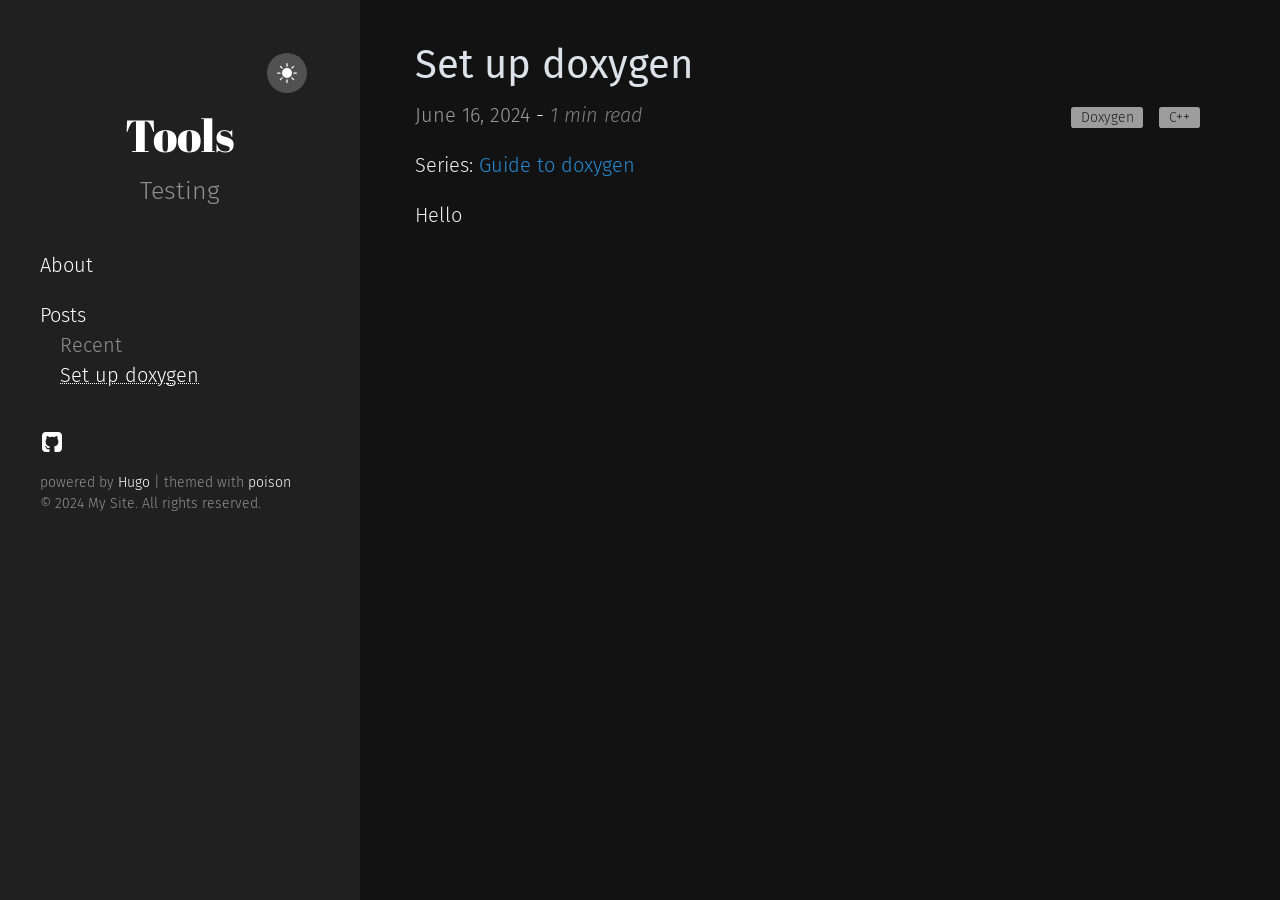
<file: index.html>
<!DOCTYPE html>
<html xmlns="http://www.w3.org/1999/xhtml" xml:lang="en-us" lang="en-us">
<head>
    










    







<script defer language="javascript" type="text/javascript" src="/js/bundle.min.cbcd24d8731b2aea4f1fef1db2519a78fa4d97baf0a2241b1d0b9759cb5d5acc.js"></script>





  



    
    <meta http-equiv="content-type" content="text/html; charset=utf-8">

    
    <meta name="viewport" content="width=device-width, initial-scale=1.0">

    
    <link rel="icon" href=/favicon.png>

    
    





  
  






<!-- Open Graph image and Twitter Card metadata -->

<title itemprop="name">Tools</title>
<meta property="og:title" content=Tools />
<meta name="twitter:title" content=Tools />
<meta itemprop="name" content=Tools />
<meta name="application-name" content=Tools />
<meta property="og:site_name" content="My Site" />


<meta name="description" content="Testing" />
<meta itemprop="description" content="Testing" />
<meta property="og:description" content="Testing" />
<meta name="twitter:description" content="Testing" />


<base href="/" />
<link rel="canonical" href="/" itemprop="url" />
<meta name="url" content="/" />
<meta name="twitter:url" content="/" />
<meta property="og:url" content="/" />


<meta property="og:updated_time" content="2024-06-16T00:34:40&#43;05:30" />


<link rel="sitemap" type="application/xml" title="Sitemap" href='/sitemap.xml' />
<link href="/index.xml" rel="alternate" type="application/rss+xml" title="My Site" />

<meta name="robots" content="index,follow" />
<meta name="googlebot" content="index,follow" />


<meta name="twitter:site" content="" />
<meta name="twitter:creator" content="" />
<meta property="fb:admins" content="" />


<meta name="apple-mobile-web-app-title" content="My Site" />
<meta name="apple-mobile-web-app-capable" content="yes" />
<meta name="apple-mobile-web-app-status-bar-style" content="black" />






<meta name="generator" content="Hugo 0.127.0">


    
    

<link type="text/css" rel="stylesheet" href="/css/bundle.min.94a339836f89f0d25f31980cb6b0631da21e20af128308747ce44e0525eb16ef.css">


    
    <style>
    body {
        --sidebar-bg-color: #202020;
        --sidebar-img-border-color: #515151;
        --sidebar-p-color: #909090;
        --sidebar-h1-color: #FFF;
        --sidebar-a-color: #FFF;
        --sidebar-socials-color: #FFF;
        --text-color: #222;
        --bkg-color: #FAF9F6;
        --post-title-color: #303030;
        --list-color: #5A5A5A;
        --link-color: #268BD2;
        --date-color: #515151;
        --table-border-color: #E5E5E5;
        --table-stripe-color: #F9F9F9;
        --code-color: #000;
        --code-background-color: #E5E5E5;
        --code-block-color: #FFF;
        --code-block-background-color: #272822;
        --moon-sun-color: #FFF;
        --moon-sun-background-color: #515151;
    }
    body.dark-theme {
        --text-color: #EEE;
        --bkg-color: #121212;
        --post-title-color: #DBE2E9;
        --list-color: #9D9D9D;
        --link-color: #268BD2;
        --date-color: #9A9A9A;
        --table-border-color: #515151;
        --table-stripe-color: #202020;
        --code-color: #FFF;
        --code-background-color: #515151;
        --code-block-color: #FFF;
        --code-block-background-color: #272822;
    }
    body {
        background-color: var(--bkg-color);
    }
</style>

</head>

    <body class="dark-theme">
        <div class="wrapper">
            <aside class="sidebar">
    <div class="container sidebar-sticky">
        <div class="light-dark" align="right">
    <button class="btn-light-dark" title="Toggle light/dark mode">
        <svg class="moon" xmlns="http://www.w3.org/2000/svg" width="1em" height="1em" viewBox="0 0 16 16">
            <path fill="currentColor" d="M6 .278a.768.768 0 0 1 .08.858a7.208 7.208 0 0 0-.878 3.46c0 4.021 3.278 7.277 7.318 7.277c.527 0 1.04-.055 1.533-.16a.787.787 0 0 1 .81.316a.733.733 0 0 1-.031.893A8.349 8.349 0 0 1 8.344 16C3.734 16 0 12.286 0 7.71C0 4.266 2.114 1.312 5.124.06A.752.752 0 0 1 6 .278z"/>
        </svg>
        <svg class="sun" xmlns="http://www.w3.org/2000/svg" width="1em" height="1em" viewBox="0 0 16 16">
            <path fill="currentColor" d="M8 12a4 4 0 1 0 0-8a4 4 0 0 0 0 8zM8 0a.5.5 0 0 1 .5.5v2a.5.5 0 0 1-1 0v-2A.5.5 0 0 1 8 0zm0 13a.5.5 0 0 1 .5.5v2a.5.5 0 0 1-1 0v-2A.5.5 0 0 1 8 13zm8-5a.5.5 0 0 1-.5.5h-2a.5.5 0 0 1 0-1h2a.5.5 0 0 1 .5.5zM3 8a.5.5 0 0 1-.5.5h-2a.5.5 0 0 1 0-1h2A.5.5 0 0 1 3 8zm10.657-5.657a.5.5 0 0 1 0 .707l-1.414 1.415a.5.5 0 1 1-.707-.708l1.414-1.414a.5.5 0 0 1 .707 0zm-9.193 9.193a.5.5 0 0 1 0 .707L3.05 13.657a.5.5 0 0 1-.707-.707l1.414-1.414a.5.5 0 0 1 .707 0zm9.193 2.121a.5.5 0 0 1-.707 0l-1.414-1.414a.5.5 0 0 1 .707-.707l1.414 1.414a.5.5 0 0 1 0 .707zM4.464 4.465a.5.5 0 0 1-.707 0L2.343 3.05a.5.5 0 1 1 .707-.707l1.414 1.414a.5.5 0 0 1 0 .708z"/>
        </svg>
    </button>
</div>

        <div class="sidebar-about">
    <h1 class="brand">
        
        
            <a href="/">
                <h1>Tools</h1>
            </a>
        
    </h1>
    <p class="lead">
    Testing
    </p>
</div>

        <nav>
    <ul class="sidebar-nav">

        
        
        
        
            

            
                
                
                    <li class="heading">
                        <a href="/about/">About</a>
                    </li>
                    
                
            
                
                
            
            
                
                
                        
                
            
                
                
                        
                
                        
                
                        
                
            
        
        
            

            
                
                
            
                
                
                    <li class="heading">
                        <a href="/posts/">Posts</a>
                    </li>
                    
                        <li class="sub-heading">
                            Recent
                        </li>
                        
                            <li class="bullet">
                                <a href="/posts/guide_to_doxygen_01/">Set up doxygen</a>
                            </li>
                        
                    
                
            
            
                
                
                        
                
            
                
                
                        
                
                        
                
                        
                
            
        
        
            

            
                
                
            
                
                
            
            
                
                
                        
                
            
                
                
                        
                
                        
                
                        
                
            
        

    </ul>
</nav>

        
    <a target="_blank" class="social" title="GitHub" href="https://github.com/debojitkumardas">
        <svg xmlns="http://www.w3.org/2000/svg" width="1.2em" height="1.2em" viewBox="-2 -2 24 24">
            <path fill="currentColor" d="M18.88 1.099C18.147.366 17.265 0 16.233 0H3.746C2.714 0 1.832.366 1.099 1.099C.366 1.832 0 2.714 0 3.746v12.487c0 1.032.366 1.914 1.099 2.647c.733.733 1.615 1.099 2.647 1.099H6.66c.19 0 .333-.007.429-.02a.504.504 0 0 0 .286-.169c.095-.1.143-.245.143-.435l-.007-.885c-.004-.564-.006-1.01-.006-1.34l-.3.052c-.19.035-.43.05-.721.046a5.555 5.555 0 0 1-.904-.091a2.026 2.026 0 0 1-.872-.39a1.651 1.651 0 0 1-.572-.8l-.13-.3a3.25 3.25 0 0 0-.41-.663c-.186-.243-.375-.407-.566-.494l-.09-.065a.956.956 0 0 1-.17-.156a.723.723 0 0 1-.117-.182c-.026-.061-.004-.111.065-.15c.07-.04.195-.059.378-.059l.26.04c.173.034.388.138.643.311a2.1 2.1 0 0 1 .631.677c.2.355.44.626.722.813c.282.186.566.28.852.28c.286 0 .533-.022.742-.065a2.59 2.59 0 0 0 .585-.196c.078-.58.29-1.028.637-1.34a8.907 8.907 0 0 1-1.333-.234a5.314 5.314 0 0 1-1.223-.507a3.5 3.5 0 0 1-1.047-.872c-.277-.347-.505-.802-.683-1.365c-.177-.564-.266-1.215-.266-1.952c0-1.049.342-1.942 1.027-2.68c-.32-.788-.29-1.673.091-2.652c.252-.079.625-.02 1.119.175c.494.195.856.362 1.086.5c.23.14.414.257.553.352a9.233 9.233 0 0 1 2.497-.338c.859 0 1.691.113 2.498.338l.494-.312a6.997 6.997 0 0 1 1.197-.572c.46-.174.81-.221 1.054-.143c.39.98.424 1.864.103 2.653c.685.737 1.028 1.63 1.028 2.68c0 .737-.089 1.39-.267 1.957c-.177.568-.407 1.023-.689 1.366a3.65 3.65 0 0 1-1.053.865c-.42.234-.828.403-1.223.507a8.9 8.9 0 0 1-1.333.235c.45.39.676 1.005.676 1.846v3.11c0 .147.021.266.065.357a.36.36 0 0 0 .208.189c.096.034.18.056.254.064c.074.01.18.013.318.013h2.914c1.032 0 1.914-.366 2.647-1.099c.732-.732 1.099-1.615 1.099-2.647V3.746c0-1.032-.367-1.914-1.1-2.647z"/>
        </svg>
    </a>

















        <p class="footnote">
powered by <a target="_blank" href="https://gohugo.io">Hugo</a> | themed with <a target="_blank" href="https://github.com/lukeorth/poison">poison</a>
    <br>
    &copy; 2024 My Site. All rights reserved.
</p>

  </div>
</aside>

            <main class="content container">
                <div class="posts">
    
    
    <article class="post">
        <div class="info">
  <h1 class="post-title">
    <a href="/posts/guide_to_doxygen_01/">Set up doxygen</a>
  </h1>

  <div class="headline">
    <div>
      
      <time datetime=" 2024-06-16T00:34:40&#43;0530" class="post-date">
        June 16, 2024
      </time>
      
      <span> - </span>
      <span class="reading-time">
        
          
        

        <span>1 min read</span>
      </span>
    </div>

    
    <ul class="tags">
      
      <li class="tag-Doxygen">
        <a href="/tags/doxygen">Doxygen</a>
      </li>
      
      <li class="tag-C&#43;&#43;">
        <a href="/tags/c&#43;&#43;">C&#43;&#43;</a>
      </li>
      
    </ul>
    
  </div>

  
  
  <p class="seriesname">
    Series: <a href="/series/guide-to-doxygen">Guide to doxygen</a>
  </p>
  

  
</div>

        
        Hello
        
        
    </article>
</div>



            </main>
            
        </div>
    </body>
</html>
</file>
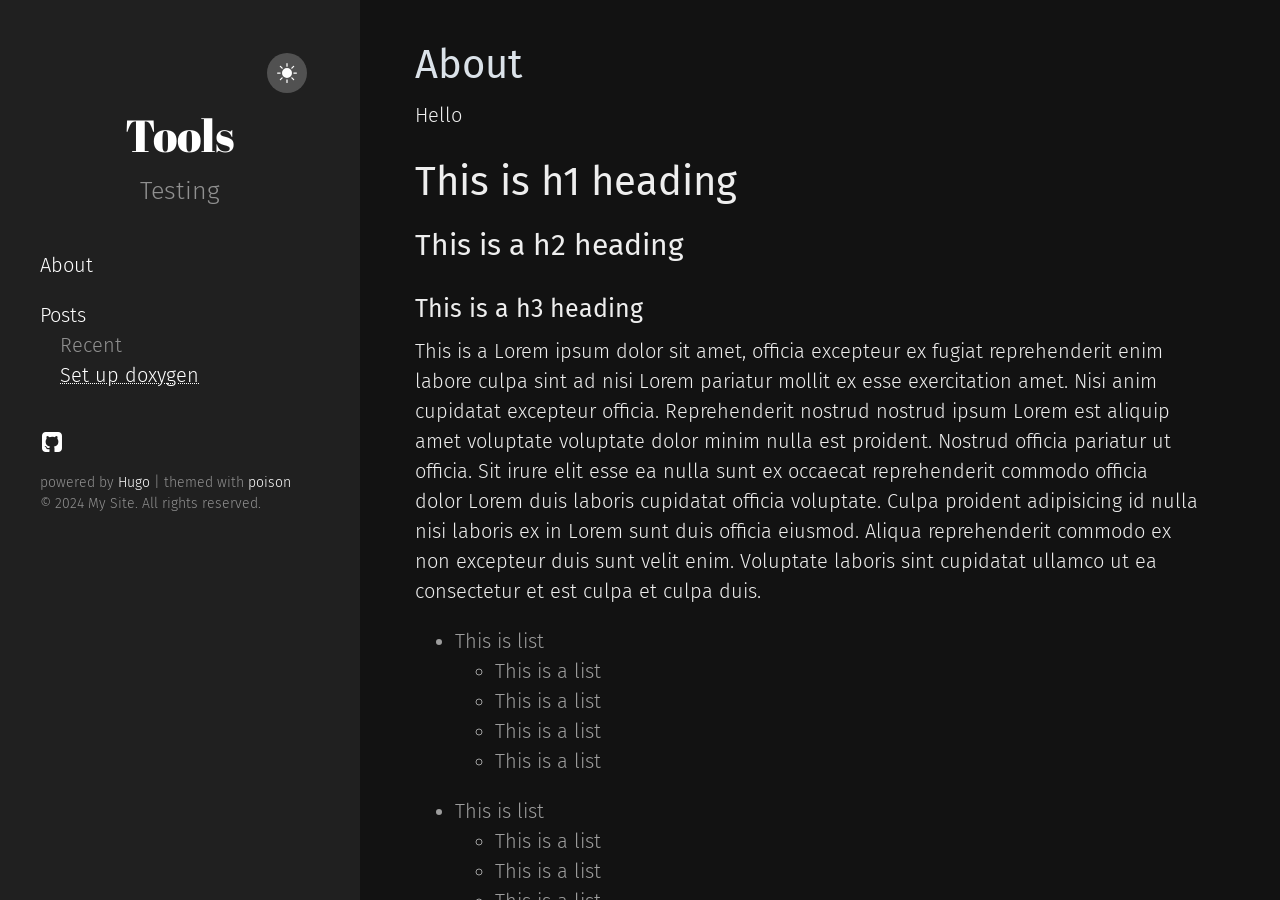
<file: about/index.html>
<!DOCTYPE html>
<html xmlns="http://www.w3.org/1999/xhtml" xml:lang="en-us" lang="en-us">
<head>
    










    







<script defer language="javascript" type="text/javascript" src="/js/bundle.min.cbcd24d8731b2aea4f1fef1db2519a78fa4d97baf0a2241b1d0b9759cb5d5acc.js"></script>





  



    
    <meta http-equiv="content-type" content="text/html; charset=utf-8">

    
    <meta name="viewport" content="width=device-width, initial-scale=1.0">

    
    <link rel="icon" href=/favicon.png>

    
    





  



  
  
  




<!-- Open Graph image and Twitter Card metadata -->

<title itemprop="name">Tools - About</title>
<meta property="og:title" content=Tools&#32;-&#32;About />
<meta name="twitter:title" content=Tools&#32;-&#32;About />
<meta itemprop="name" content=Tools&#32;-&#32;About />
<meta name="application-name" content=Tools&#32;-&#32;About />
<meta property="og:site_name" content="My Site" />


<meta name="description" content="" />
<meta itemprop="description" content="" />
<meta property="og:description" content="" />
<meta name="twitter:description" content="" />


<base href="/about/" />
<link rel="canonical" href="/about/" itemprop="url" />
<meta name="url" content="/about/" />
<meta name="twitter:url" content="/about/" />
<meta property="og:url" content="/about/" />


<meta property="og:updated_time" content="2024-06-16T00:34:31&#43;05:30" />


<link rel="sitemap" type="application/xml" title="Sitemap" href='/sitemap.xml' />
<link href="/about/index.xml" rel="alternate" type="application/rss+xml" title="My Site" />

<meta name="robots" content="index,follow" />
<meta name="googlebot" content="index,follow" />


<meta name="twitter:site" content="" />
<meta name="twitter:creator" content="" />
<meta property="fb:admins" content="" />


<meta name="apple-mobile-web-app-title" content="My Site" />
<meta name="apple-mobile-web-app-capable" content="yes" />
<meta name="apple-mobile-web-app-status-bar-style" content="black" />






<meta name="generator" content="Hugo 0.127.0">


    
    

<link type="text/css" rel="stylesheet" href="/css/bundle.min.94a339836f89f0d25f31980cb6b0631da21e20af128308747ce44e0525eb16ef.css">


    
    <style>
    body {
        --sidebar-bg-color: #202020;
        --sidebar-img-border-color: #515151;
        --sidebar-p-color: #909090;
        --sidebar-h1-color: #FFF;
        --sidebar-a-color: #FFF;
        --sidebar-socials-color: #FFF;
        --text-color: #222;
        --bkg-color: #FAF9F6;
        --post-title-color: #303030;
        --list-color: #5A5A5A;
        --link-color: #268BD2;
        --date-color: #515151;
        --table-border-color: #E5E5E5;
        --table-stripe-color: #F9F9F9;
        --code-color: #000;
        --code-background-color: #E5E5E5;
        --code-block-color: #FFF;
        --code-block-background-color: #272822;
        --moon-sun-color: #FFF;
        --moon-sun-background-color: #515151;
    }
    body.dark-theme {
        --text-color: #EEE;
        --bkg-color: #121212;
        --post-title-color: #DBE2E9;
        --list-color: #9D9D9D;
        --link-color: #268BD2;
        --date-color: #9A9A9A;
        --table-border-color: #515151;
        --table-stripe-color: #202020;
        --code-color: #FFF;
        --code-background-color: #515151;
        --code-block-color: #FFF;
        --code-block-background-color: #272822;
    }
    body {
        background-color: var(--bkg-color);
    }
</style>

</head>

    <body class="dark-theme">
        <div class="wrapper">
            <aside class="sidebar">
    <div class="container sidebar-sticky">
        <div class="light-dark" align="right">
    <button class="btn-light-dark" title="Toggle light/dark mode">
        <svg class="moon" xmlns="http://www.w3.org/2000/svg" width="1em" height="1em" viewBox="0 0 16 16">
            <path fill="currentColor" d="M6 .278a.768.768 0 0 1 .08.858a7.208 7.208 0 0 0-.878 3.46c0 4.021 3.278 7.277 7.318 7.277c.527 0 1.04-.055 1.533-.16a.787.787 0 0 1 .81.316a.733.733 0 0 1-.031.893A8.349 8.349 0 0 1 8.344 16C3.734 16 0 12.286 0 7.71C0 4.266 2.114 1.312 5.124.06A.752.752 0 0 1 6 .278z"/>
        </svg>
        <svg class="sun" xmlns="http://www.w3.org/2000/svg" width="1em" height="1em" viewBox="0 0 16 16">
            <path fill="currentColor" d="M8 12a4 4 0 1 0 0-8a4 4 0 0 0 0 8zM8 0a.5.5 0 0 1 .5.5v2a.5.5 0 0 1-1 0v-2A.5.5 0 0 1 8 0zm0 13a.5.5 0 0 1 .5.5v2a.5.5 0 0 1-1 0v-2A.5.5 0 0 1 8 13zm8-5a.5.5 0 0 1-.5.5h-2a.5.5 0 0 1 0-1h2a.5.5 0 0 1 .5.5zM3 8a.5.5 0 0 1-.5.5h-2a.5.5 0 0 1 0-1h2A.5.5 0 0 1 3 8zm10.657-5.657a.5.5 0 0 1 0 .707l-1.414 1.415a.5.5 0 1 1-.707-.708l1.414-1.414a.5.5 0 0 1 .707 0zm-9.193 9.193a.5.5 0 0 1 0 .707L3.05 13.657a.5.5 0 0 1-.707-.707l1.414-1.414a.5.5 0 0 1 .707 0zm9.193 2.121a.5.5 0 0 1-.707 0l-1.414-1.414a.5.5 0 0 1 .707-.707l1.414 1.414a.5.5 0 0 1 0 .707zM4.464 4.465a.5.5 0 0 1-.707 0L2.343 3.05a.5.5 0 1 1 .707-.707l1.414 1.414a.5.5 0 0 1 0 .708z"/>
        </svg>
    </button>
</div>

        <div class="sidebar-about">
    <h1 class="brand">
        
        
            <a href="/">
                <h1>Tools</h1>
            </a>
        
    </h1>
    <p class="lead">
    Testing
    </p>
</div>

        <nav>
    <ul class="sidebar-nav">

        
        
        
        
            

            
                
                
                    <li class="heading">
                        <a href="/about/">About</a>
                    </li>
                    
                
            
                
                
            
            
                
                
                        
                
            
                
                
                        
                
                        
                
                        
                
            
        
        
            

            
                
                
            
                
                
                    <li class="heading">
                        <a href="/posts/">Posts</a>
                    </li>
                    
                        <li class="sub-heading">
                            Recent
                        </li>
                        
                            <li class="bullet">
                                <a href="/posts/guide_to_doxygen_01/">Set up doxygen</a>
                            </li>
                        
                    
                
            
            
                
                
                        
                
            
                
                
                        
                
                        
                
                        
                
            
        
        
            

            
                
                
            
                
                
            
            
                
                
                        
                
            
                
                
                        
                
                        
                
                        
                
            
        

    </ul>
</nav>

        
    <a target="_blank" class="social" title="GitHub" href="https://github.com/debojitkumardas">
        <svg xmlns="http://www.w3.org/2000/svg" width="1.2em" height="1.2em" viewBox="-2 -2 24 24">
            <path fill="currentColor" d="M18.88 1.099C18.147.366 17.265 0 16.233 0H3.746C2.714 0 1.832.366 1.099 1.099C.366 1.832 0 2.714 0 3.746v12.487c0 1.032.366 1.914 1.099 2.647c.733.733 1.615 1.099 2.647 1.099H6.66c.19 0 .333-.007.429-.02a.504.504 0 0 0 .286-.169c.095-.1.143-.245.143-.435l-.007-.885c-.004-.564-.006-1.01-.006-1.34l-.3.052c-.19.035-.43.05-.721.046a5.555 5.555 0 0 1-.904-.091a2.026 2.026 0 0 1-.872-.39a1.651 1.651 0 0 1-.572-.8l-.13-.3a3.25 3.25 0 0 0-.41-.663c-.186-.243-.375-.407-.566-.494l-.09-.065a.956.956 0 0 1-.17-.156a.723.723 0 0 1-.117-.182c-.026-.061-.004-.111.065-.15c.07-.04.195-.059.378-.059l.26.04c.173.034.388.138.643.311a2.1 2.1 0 0 1 .631.677c.2.355.44.626.722.813c.282.186.566.28.852.28c.286 0 .533-.022.742-.065a2.59 2.59 0 0 0 .585-.196c.078-.58.29-1.028.637-1.34a8.907 8.907 0 0 1-1.333-.234a5.314 5.314 0 0 1-1.223-.507a3.5 3.5 0 0 1-1.047-.872c-.277-.347-.505-.802-.683-1.365c-.177-.564-.266-1.215-.266-1.952c0-1.049.342-1.942 1.027-2.68c-.32-.788-.29-1.673.091-2.652c.252-.079.625-.02 1.119.175c.494.195.856.362 1.086.5c.23.14.414.257.553.352a9.233 9.233 0 0 1 2.497-.338c.859 0 1.691.113 2.498.338l.494-.312a6.997 6.997 0 0 1 1.197-.572c.46-.174.81-.221 1.054-.143c.39.98.424 1.864.103 2.653c.685.737 1.028 1.63 1.028 2.68c0 .737-.089 1.39-.267 1.957c-.177.568-.407 1.023-.689 1.366a3.65 3.65 0 0 1-1.053.865c-.42.234-.828.403-1.223.507a8.9 8.9 0 0 1-1.333.235c.45.39.676 1.005.676 1.846v3.11c0 .147.021.266.065.357a.36.36 0 0 0 .208.189c.096.034.18.056.254.064c.074.01.18.013.318.013h2.914c1.032 0 1.914-.366 2.647-1.099c.732-.732 1.099-1.615 1.099-2.647V3.746c0-1.032-.367-1.914-1.1-2.647z"/>
        </svg>
    </a>

















        <p class="footnote">
powered by <a target="_blank" href="https://gohugo.io">Hugo</a> | themed with <a target="_blank" href="https://github.com/lukeorth/poison">poison</a>
    <br>
    &copy; 2024 My Site. All rights reserved.
</p>

  </div>
</aside>

            <main class="content container">
                
<div class="post">
    
        
            
                <h1 class="post-title">About</h1>
                <p>Hello</p>
<h1 id="this-is-h1-heading">This is h1 heading</h1>
<h2 id="this-is-a-h2-heading">This is a h2 heading</h2>
<h3 id="this-is-a-h3-heading">This is a h3 heading</h3>
<p>This is a Lorem ipsum dolor sit amet, officia excepteur ex fugiat reprehenderit enim labore culpa sint ad nisi Lorem pariatur mollit ex esse exercitation amet. Nisi anim cupidatat excepteur officia. Reprehenderit nostrud nostrud ipsum Lorem est aliquip amet voluptate voluptate dolor minim nulla est proident. Nostrud officia pariatur ut officia. Sit irure elit esse ea nulla sunt ex occaecat reprehenderit commodo officia dolor Lorem duis laboris cupidatat officia voluptate. Culpa proident adipisicing id nulla nisi laboris ex in Lorem sunt duis officia eiusmod. Aliqua reprehenderit commodo ex non excepteur duis sunt velit enim. Voluptate laboris sint cupidatat ullamco ut ea consectetur et est culpa et culpa duis.</p>
<ul>
<li>This is list
<ul>
<li>This is a list</li>
<li>This is a list</li>
<li>This is a list</li>
<li>This is a list</li>
</ul>
</li>
<li>This is list
<ul>
<li>This is a list</li>
<li>This is a list</li>
<li>This is a list</li>
<li>This is a list</li>
</ul>
</li>
<li>This is list</li>
<li>This is list
<ul>
<li>This is a list</li>
<li>This is a list</li>
<li>This is a list</li>
<li>This is a list</li>
</ul>
</li>
<li>This is list</li>
</ul>

            
        
    
    
</div>

            </main>
            
        </div>
    </body>
</html>
</file>
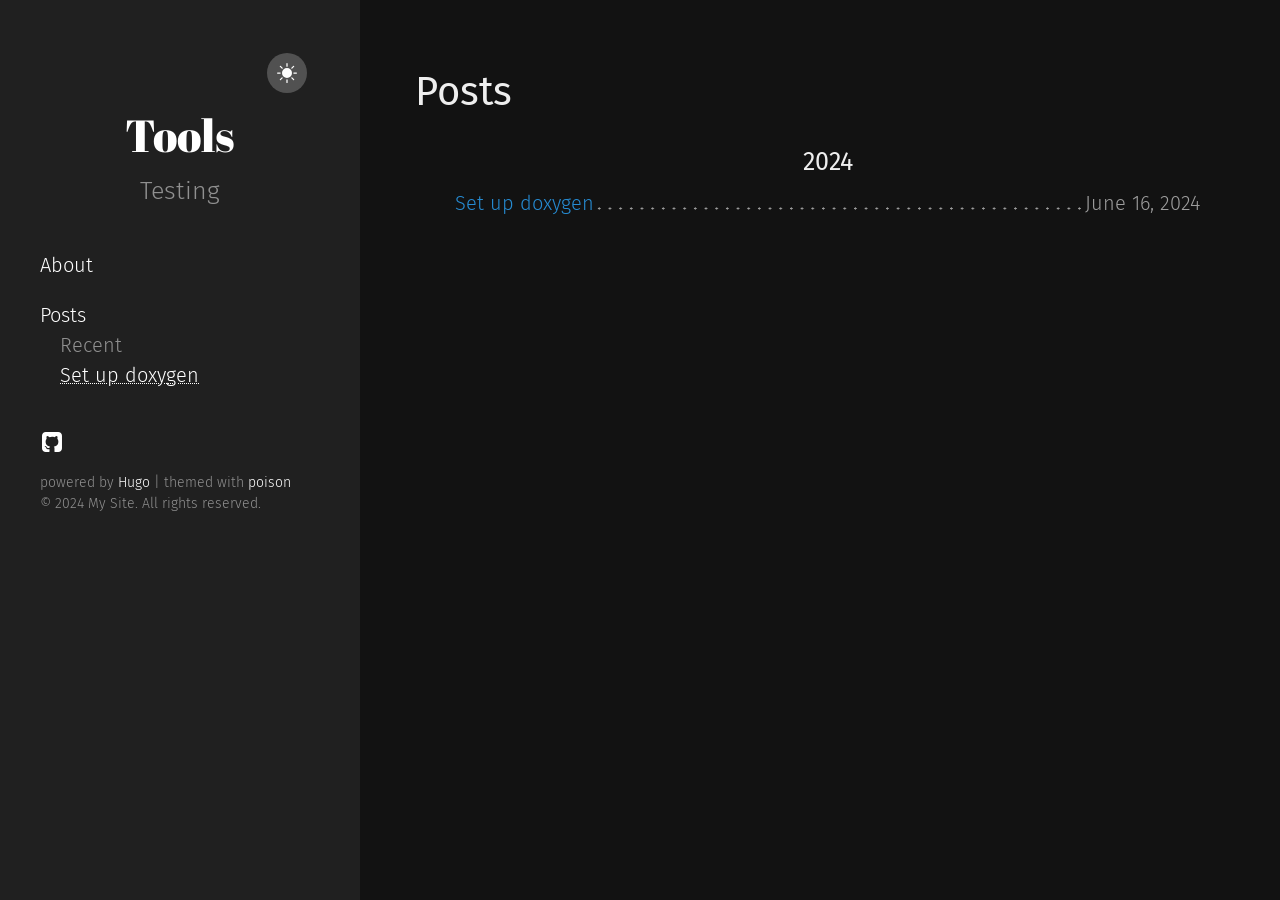
<file: posts/index.html>
<!DOCTYPE html>
<html xmlns="http://www.w3.org/1999/xhtml" xml:lang="en-us" lang="en-us">
<head>
    










    







<script defer language="javascript" type="text/javascript" src="/js/bundle.min.cbcd24d8731b2aea4f1fef1db2519a78fa4d97baf0a2241b1d0b9759cb5d5acc.js"></script>





  



    
    <meta http-equiv="content-type" content="text/html; charset=utf-8">

    
    <meta name="viewport" content="width=device-width, initial-scale=1.0">

    
    <link rel="icon" href=/favicon.png>

    
    





  



  
  
  




<!-- Open Graph image and Twitter Card metadata -->

<title itemprop="name">Tools - Posts</title>
<meta property="og:title" content=Tools&#32;-&#32;Posts />
<meta name="twitter:title" content=Tools&#32;-&#32;Posts />
<meta itemprop="name" content=Tools&#32;-&#32;Posts />
<meta name="application-name" content=Tools&#32;-&#32;Posts />
<meta property="og:site_name" content="My Site" />


<meta name="description" content="" />
<meta itemprop="description" content="" />
<meta property="og:description" content="" />
<meta name="twitter:description" content="" />


<base href="/posts/" />
<link rel="canonical" href="/posts/" itemprop="url" />
<meta name="url" content="/posts/" />
<meta name="twitter:url" content="/posts/" />
<meta property="og:url" content="/posts/" />


<meta property="og:updated_time" content="2024-06-16T00:34:40&#43;05:30" />


<link rel="sitemap" type="application/xml" title="Sitemap" href='/sitemap.xml' />
<link href="/posts/index.xml" rel="alternate" type="application/rss+xml" title="My Site" />

<meta name="robots" content="index,follow" />
<meta name="googlebot" content="index,follow" />


<meta name="twitter:site" content="" />
<meta name="twitter:creator" content="" />
<meta property="fb:admins" content="" />


<meta name="apple-mobile-web-app-title" content="My Site" />
<meta name="apple-mobile-web-app-capable" content="yes" />
<meta name="apple-mobile-web-app-status-bar-style" content="black" />







  <link rel="first" href="/posts/" />
  <link rel="last" href="/posts/" />
  
  


<meta property="og:type" content="article" />
<meta property="article:publisher" content="" />
<meta property="og:article:published_time" content="2024-06-16T00:34:40&#43;05:30" />
<meta property="article:published_time" content="2024-06-16T00:34:40&#43;05:30" />








<meta name="generator" content="Hugo 0.127.0">


    
    

<link type="text/css" rel="stylesheet" href="/css/bundle.min.94a339836f89f0d25f31980cb6b0631da21e20af128308747ce44e0525eb16ef.css">


    
    <style>
    body {
        --sidebar-bg-color: #202020;
        --sidebar-img-border-color: #515151;
        --sidebar-p-color: #909090;
        --sidebar-h1-color: #FFF;
        --sidebar-a-color: #FFF;
        --sidebar-socials-color: #FFF;
        --text-color: #222;
        --bkg-color: #FAF9F6;
        --post-title-color: #303030;
        --list-color: #5A5A5A;
        --link-color: #268BD2;
        --date-color: #515151;
        --table-border-color: #E5E5E5;
        --table-stripe-color: #F9F9F9;
        --code-color: #000;
        --code-background-color: #E5E5E5;
        --code-block-color: #FFF;
        --code-block-background-color: #272822;
        --moon-sun-color: #FFF;
        --moon-sun-background-color: #515151;
    }
    body.dark-theme {
        --text-color: #EEE;
        --bkg-color: #121212;
        --post-title-color: #DBE2E9;
        --list-color: #9D9D9D;
        --link-color: #268BD2;
        --date-color: #9A9A9A;
        --table-border-color: #515151;
        --table-stripe-color: #202020;
        --code-color: #FFF;
        --code-background-color: #515151;
        --code-block-color: #FFF;
        --code-block-background-color: #272822;
    }
    body {
        background-color: var(--bkg-color);
    }
</style>

</head>

    <body class="dark-theme">
        <div class="wrapper">
            <aside class="sidebar">
    <div class="container sidebar-sticky">
        <div class="light-dark" align="right">
    <button class="btn-light-dark" title="Toggle light/dark mode">
        <svg class="moon" xmlns="http://www.w3.org/2000/svg" width="1em" height="1em" viewBox="0 0 16 16">
            <path fill="currentColor" d="M6 .278a.768.768 0 0 1 .08.858a7.208 7.208 0 0 0-.878 3.46c0 4.021 3.278 7.277 7.318 7.277c.527 0 1.04-.055 1.533-.16a.787.787 0 0 1 .81.316a.733.733 0 0 1-.031.893A8.349 8.349 0 0 1 8.344 16C3.734 16 0 12.286 0 7.71C0 4.266 2.114 1.312 5.124.06A.752.752 0 0 1 6 .278z"/>
        </svg>
        <svg class="sun" xmlns="http://www.w3.org/2000/svg" width="1em" height="1em" viewBox="0 0 16 16">
            <path fill="currentColor" d="M8 12a4 4 0 1 0 0-8a4 4 0 0 0 0 8zM8 0a.5.5 0 0 1 .5.5v2a.5.5 0 0 1-1 0v-2A.5.5 0 0 1 8 0zm0 13a.5.5 0 0 1 .5.5v2a.5.5 0 0 1-1 0v-2A.5.5 0 0 1 8 13zm8-5a.5.5 0 0 1-.5.5h-2a.5.5 0 0 1 0-1h2a.5.5 0 0 1 .5.5zM3 8a.5.5 0 0 1-.5.5h-2a.5.5 0 0 1 0-1h2A.5.5 0 0 1 3 8zm10.657-5.657a.5.5 0 0 1 0 .707l-1.414 1.415a.5.5 0 1 1-.707-.708l1.414-1.414a.5.5 0 0 1 .707 0zm-9.193 9.193a.5.5 0 0 1 0 .707L3.05 13.657a.5.5 0 0 1-.707-.707l1.414-1.414a.5.5 0 0 1 .707 0zm9.193 2.121a.5.5 0 0 1-.707 0l-1.414-1.414a.5.5 0 0 1 .707-.707l1.414 1.414a.5.5 0 0 1 0 .707zM4.464 4.465a.5.5 0 0 1-.707 0L2.343 3.05a.5.5 0 1 1 .707-.707l1.414 1.414a.5.5 0 0 1 0 .708z"/>
        </svg>
    </button>
</div>

        <div class="sidebar-about">
    <h1 class="brand">
        
        
            <a href="/">
                <h1>Tools</h1>
            </a>
        
    </h1>
    <p class="lead">
    Testing
    </p>
</div>

        <nav>
    <ul class="sidebar-nav">

        
        
        
        
            

            
                
                
                    <li class="heading">
                        <a href="/about/">About</a>
                    </li>
                    
                
            
                
                
            
            
                
                
                        
                
            
                
                
                        
                
                        
                
                        
                
            
        
        
            

            
                
                
            
                
                
                    <li class="heading">
                        <a href="/posts/">Posts</a>
                    </li>
                    
                        <li class="sub-heading">
                            Recent
                        </li>
                        
                            <li class="bullet">
                                <a href="/posts/guide_to_doxygen_01/">Set up doxygen</a>
                            </li>
                        
                    
                
            
            
                
                
                        
                
            
                
                
                        
                
                        
                
                        
                
            
        
        
            

            
                
                
            
                
                
            
            
                
                
                        
                
            
                
                
                        
                
                        
                
                        
                
            
        

    </ul>
</nav>

        
    <a target="_blank" class="social" title="GitHub" href="https://github.com/debojitkumardas">
        <svg xmlns="http://www.w3.org/2000/svg" width="1.2em" height="1.2em" viewBox="-2 -2 24 24">
            <path fill="currentColor" d="M18.88 1.099C18.147.366 17.265 0 16.233 0H3.746C2.714 0 1.832.366 1.099 1.099C.366 1.832 0 2.714 0 3.746v12.487c0 1.032.366 1.914 1.099 2.647c.733.733 1.615 1.099 2.647 1.099H6.66c.19 0 .333-.007.429-.02a.504.504 0 0 0 .286-.169c.095-.1.143-.245.143-.435l-.007-.885c-.004-.564-.006-1.01-.006-1.34l-.3.052c-.19.035-.43.05-.721.046a5.555 5.555 0 0 1-.904-.091a2.026 2.026 0 0 1-.872-.39a1.651 1.651 0 0 1-.572-.8l-.13-.3a3.25 3.25 0 0 0-.41-.663c-.186-.243-.375-.407-.566-.494l-.09-.065a.956.956 0 0 1-.17-.156a.723.723 0 0 1-.117-.182c-.026-.061-.004-.111.065-.15c.07-.04.195-.059.378-.059l.26.04c.173.034.388.138.643.311a2.1 2.1 0 0 1 .631.677c.2.355.44.626.722.813c.282.186.566.28.852.28c.286 0 .533-.022.742-.065a2.59 2.59 0 0 0 .585-.196c.078-.58.29-1.028.637-1.34a8.907 8.907 0 0 1-1.333-.234a5.314 5.314 0 0 1-1.223-.507a3.5 3.5 0 0 1-1.047-.872c-.277-.347-.505-.802-.683-1.365c-.177-.564-.266-1.215-.266-1.952c0-1.049.342-1.942 1.027-2.68c-.32-.788-.29-1.673.091-2.652c.252-.079.625-.02 1.119.175c.494.195.856.362 1.086.5c.23.14.414.257.553.352a9.233 9.233 0 0 1 2.497-.338c.859 0 1.691.113 2.498.338l.494-.312a6.997 6.997 0 0 1 1.197-.572c.46-.174.81-.221 1.054-.143c.39.98.424 1.864.103 2.653c.685.737 1.028 1.63 1.028 2.68c0 .737-.089 1.39-.267 1.957c-.177.568-.407 1.023-.689 1.366a3.65 3.65 0 0 1-1.053.865c-.42.234-.828.403-1.223.507a8.9 8.9 0 0 1-1.333.235c.45.39.676 1.005.676 1.846v3.11c0 .147.021.266.065.357a.36.36 0 0 0 .208.189c.096.034.18.056.254.064c.074.01.18.013.318.013h2.914c1.032 0 1.914-.366 2.647-1.099c.732-.732 1.099-1.615 1.099-2.647V3.746c0-1.032-.367-1.914-1.1-2.647z"/>
        </svg>
    </a>

















        <p class="footnote">
powered by <a target="_blank" href="https://gohugo.io">Hugo</a> | themed with <a target="_blank" href="https://github.com/lukeorth/poison">poison</a>
    <br>
    &copy; 2024 My Site. All rights reserved.
</p>

  </div>
</aside>

            <main class="content container">
                <h1 class="title">Posts</h1>
<ul class="entries">
    
        <h3 style="text-align: center;">2024</h3>
        
            <li>
                <span class="title">
                    <a href="/posts/guide_to_doxygen_01/">Set up doxygen</a>
                </span>
                <span class="published">
                    <time class="pull-right post-list">June 16, 2024</time>
                </span>
            </li>
        
    
</ul>

            </main>
            
        </div>
    </body>
</html>
</file>
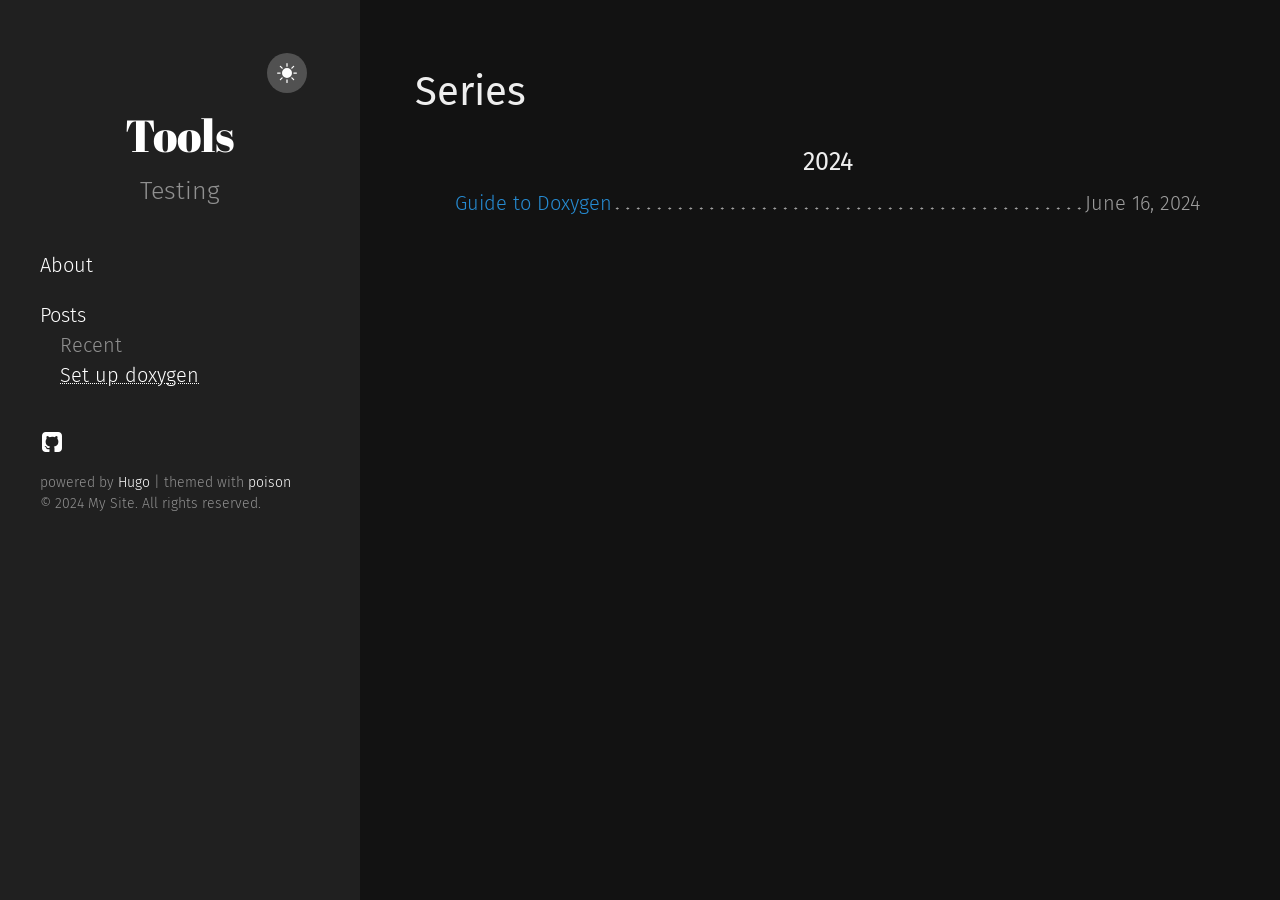
<file: series/index.html>
<!DOCTYPE html>
<html xmlns="http://www.w3.org/1999/xhtml" xml:lang="en-us" lang="en-us">
<head>
    










    







<script defer language="javascript" type="text/javascript" src="/js/bundle.min.cbcd24d8731b2aea4f1fef1db2519a78fa4d97baf0a2241b1d0b9759cb5d5acc.js"></script>





  



    
    <meta http-equiv="content-type" content="text/html; charset=utf-8">

    
    <meta name="viewport" content="width=device-width, initial-scale=1.0">

    
    <link rel="icon" href=/favicon.png>

    
    





  






<!-- Open Graph image and Twitter Card metadata -->

<title itemprop="name">My Site</title>
<meta property="og:title" content=My&#32;Site />
<meta name="twitter:title" content=My&#32;Site />
<meta itemprop="name" content=My&#32;Site />
<meta name="application-name" content=My&#32;Site />
<meta property="og:site_name" content="My Site" />


<meta name="description" content="" />
<meta itemprop="description" content="" />
<meta property="og:description" content="" />
<meta name="twitter:description" content="" />


<base href="/series/" />
<link rel="canonical" href="/series/" itemprop="url" />
<meta name="url" content="/series/" />
<meta name="twitter:url" content="/series/" />
<meta property="og:url" content="/series/" />


<meta property="og:updated_time" content="2024-06-16T00:34:40&#43;05:30" />


<link rel="sitemap" type="application/xml" title="Sitemap" href='/sitemap.xml' />
<link href="/series/index.xml" rel="alternate" type="application/rss+xml" title="My Site" />

<meta name="robots" content="index,follow" />
<meta name="googlebot" content="index,follow" />


<meta name="twitter:site" content="" />
<meta name="twitter:creator" content="" />
<meta property="fb:admins" content="" />


<meta name="apple-mobile-web-app-title" content="My Site" />
<meta name="apple-mobile-web-app-capable" content="yes" />
<meta name="apple-mobile-web-app-status-bar-style" content="black" />






<meta name="generator" content="Hugo 0.127.0">


    
    

<link type="text/css" rel="stylesheet" href="/css/bundle.min.94a339836f89f0d25f31980cb6b0631da21e20af128308747ce44e0525eb16ef.css">


    
    <style>
    body {
        --sidebar-bg-color: #202020;
        --sidebar-img-border-color: #515151;
        --sidebar-p-color: #909090;
        --sidebar-h1-color: #FFF;
        --sidebar-a-color: #FFF;
        --sidebar-socials-color: #FFF;
        --text-color: #222;
        --bkg-color: #FAF9F6;
        --post-title-color: #303030;
        --list-color: #5A5A5A;
        --link-color: #268BD2;
        --date-color: #515151;
        --table-border-color: #E5E5E5;
        --table-stripe-color: #F9F9F9;
        --code-color: #000;
        --code-background-color: #E5E5E5;
        --code-block-color: #FFF;
        --code-block-background-color: #272822;
        --moon-sun-color: #FFF;
        --moon-sun-background-color: #515151;
    }
    body.dark-theme {
        --text-color: #EEE;
        --bkg-color: #121212;
        --post-title-color: #DBE2E9;
        --list-color: #9D9D9D;
        --link-color: #268BD2;
        --date-color: #9A9A9A;
        --table-border-color: #515151;
        --table-stripe-color: #202020;
        --code-color: #FFF;
        --code-background-color: #515151;
        --code-block-color: #FFF;
        --code-block-background-color: #272822;
    }
    body {
        background-color: var(--bkg-color);
    }
</style>

</head>

    <body class="dark-theme">
        <div class="wrapper">
            <aside class="sidebar">
    <div class="container sidebar-sticky">
        <div class="light-dark" align="right">
    <button class="btn-light-dark" title="Toggle light/dark mode">
        <svg class="moon" xmlns="http://www.w3.org/2000/svg" width="1em" height="1em" viewBox="0 0 16 16">
            <path fill="currentColor" d="M6 .278a.768.768 0 0 1 .08.858a7.208 7.208 0 0 0-.878 3.46c0 4.021 3.278 7.277 7.318 7.277c.527 0 1.04-.055 1.533-.16a.787.787 0 0 1 .81.316a.733.733 0 0 1-.031.893A8.349 8.349 0 0 1 8.344 16C3.734 16 0 12.286 0 7.71C0 4.266 2.114 1.312 5.124.06A.752.752 0 0 1 6 .278z"/>
        </svg>
        <svg class="sun" xmlns="http://www.w3.org/2000/svg" width="1em" height="1em" viewBox="0 0 16 16">
            <path fill="currentColor" d="M8 12a4 4 0 1 0 0-8a4 4 0 0 0 0 8zM8 0a.5.5 0 0 1 .5.5v2a.5.5 0 0 1-1 0v-2A.5.5 0 0 1 8 0zm0 13a.5.5 0 0 1 .5.5v2a.5.5 0 0 1-1 0v-2A.5.5 0 0 1 8 13zm8-5a.5.5 0 0 1-.5.5h-2a.5.5 0 0 1 0-1h2a.5.5 0 0 1 .5.5zM3 8a.5.5 0 0 1-.5.5h-2a.5.5 0 0 1 0-1h2A.5.5 0 0 1 3 8zm10.657-5.657a.5.5 0 0 1 0 .707l-1.414 1.415a.5.5 0 1 1-.707-.708l1.414-1.414a.5.5 0 0 1 .707 0zm-9.193 9.193a.5.5 0 0 1 0 .707L3.05 13.657a.5.5 0 0 1-.707-.707l1.414-1.414a.5.5 0 0 1 .707 0zm9.193 2.121a.5.5 0 0 1-.707 0l-1.414-1.414a.5.5 0 0 1 .707-.707l1.414 1.414a.5.5 0 0 1 0 .707zM4.464 4.465a.5.5 0 0 1-.707 0L2.343 3.05a.5.5 0 1 1 .707-.707l1.414 1.414a.5.5 0 0 1 0 .708z"/>
        </svg>
    </button>
</div>

        <div class="sidebar-about">
    <h1 class="brand">
        
        
            <a href="/">
                <h1>Tools</h1>
            </a>
        
    </h1>
    <p class="lead">
    Testing
    </p>
</div>

        <nav>
    <ul class="sidebar-nav">

        
        
        
        
            

            
                
                
                    <li class="heading">
                        <a href="/about/">About</a>
                    </li>
                    
                
            
                
                
            
            
                
                
                        
                
            
                
                
                        
                
                        
                
                        
                
            
        
        
            

            
                
                
            
                
                
                    <li class="heading">
                        <a href="/posts/">Posts</a>
                    </li>
                    
                        <li class="sub-heading">
                            Recent
                        </li>
                        
                            <li class="bullet">
                                <a href="/posts/guide_to_doxygen_01/">Set up doxygen</a>
                            </li>
                        
                    
                
            
            
                
                
                        
                
            
                
                
                        
                
                        
                
                        
                
            
        
        
            

            
                
                
            
                
                
            
            
                
                
                        
                
            
                
                
                        
                
                        
                
                        
                
            
        

    </ul>
</nav>

        
    <a target="_blank" class="social" title="GitHub" href="https://github.com/debojitkumardas">
        <svg xmlns="http://www.w3.org/2000/svg" width="1.2em" height="1.2em" viewBox="-2 -2 24 24">
            <path fill="currentColor" d="M18.88 1.099C18.147.366 17.265 0 16.233 0H3.746C2.714 0 1.832.366 1.099 1.099C.366 1.832 0 2.714 0 3.746v12.487c0 1.032.366 1.914 1.099 2.647c.733.733 1.615 1.099 2.647 1.099H6.66c.19 0 .333-.007.429-.02a.504.504 0 0 0 .286-.169c.095-.1.143-.245.143-.435l-.007-.885c-.004-.564-.006-1.01-.006-1.34l-.3.052c-.19.035-.43.05-.721.046a5.555 5.555 0 0 1-.904-.091a2.026 2.026 0 0 1-.872-.39a1.651 1.651 0 0 1-.572-.8l-.13-.3a3.25 3.25 0 0 0-.41-.663c-.186-.243-.375-.407-.566-.494l-.09-.065a.956.956 0 0 1-.17-.156a.723.723 0 0 1-.117-.182c-.026-.061-.004-.111.065-.15c.07-.04.195-.059.378-.059l.26.04c.173.034.388.138.643.311a2.1 2.1 0 0 1 .631.677c.2.355.44.626.722.813c.282.186.566.28.852.28c.286 0 .533-.022.742-.065a2.59 2.59 0 0 0 .585-.196c.078-.58.29-1.028.637-1.34a8.907 8.907 0 0 1-1.333-.234a5.314 5.314 0 0 1-1.223-.507a3.5 3.5 0 0 1-1.047-.872c-.277-.347-.505-.802-.683-1.365c-.177-.564-.266-1.215-.266-1.952c0-1.049.342-1.942 1.027-2.68c-.32-.788-.29-1.673.091-2.652c.252-.079.625-.02 1.119.175c.494.195.856.362 1.086.5c.23.14.414.257.553.352a9.233 9.233 0 0 1 2.497-.338c.859 0 1.691.113 2.498.338l.494-.312a6.997 6.997 0 0 1 1.197-.572c.46-.174.81-.221 1.054-.143c.39.98.424 1.864.103 2.653c.685.737 1.028 1.63 1.028 2.68c0 .737-.089 1.39-.267 1.957c-.177.568-.407 1.023-.689 1.366a3.65 3.65 0 0 1-1.053.865c-.42.234-.828.403-1.223.507a8.9 8.9 0 0 1-1.333.235c.45.39.676 1.005.676 1.846v3.11c0 .147.021.266.065.357a.36.36 0 0 0 .208.189c.096.034.18.056.254.064c.074.01.18.013.318.013h2.914c1.032 0 1.914-.366 2.647-1.099c.732-.732 1.099-1.615 1.099-2.647V3.746c0-1.032-.367-1.914-1.1-2.647z"/>
        </svg>
    </a>

















        <p class="footnote">
powered by <a target="_blank" href="https://gohugo.io">Hugo</a> | themed with <a target="_blank" href="https://github.com/lukeorth/poison">poison</a>
    <br>
    &copy; 2024 My Site. All rights reserved.
</p>

  </div>
</aside>

            <main class="content container">
                <h1 class="title">Series</h1>
<ul class="entries">
    
        <h3 style="text-align: center;">2024</h3>
        
            <li>
                <span class="title">
                    <a href="/series/guide-to-doxygen/">Guide to Doxygen</a>
                </span>
                <span class="published">
                    <time class="pull-right post-list">June 16, 2024</time>
                </span>
            </li>
        
    
</ul>

            </main>
            
        </div>
    </body>
</html>
</file>
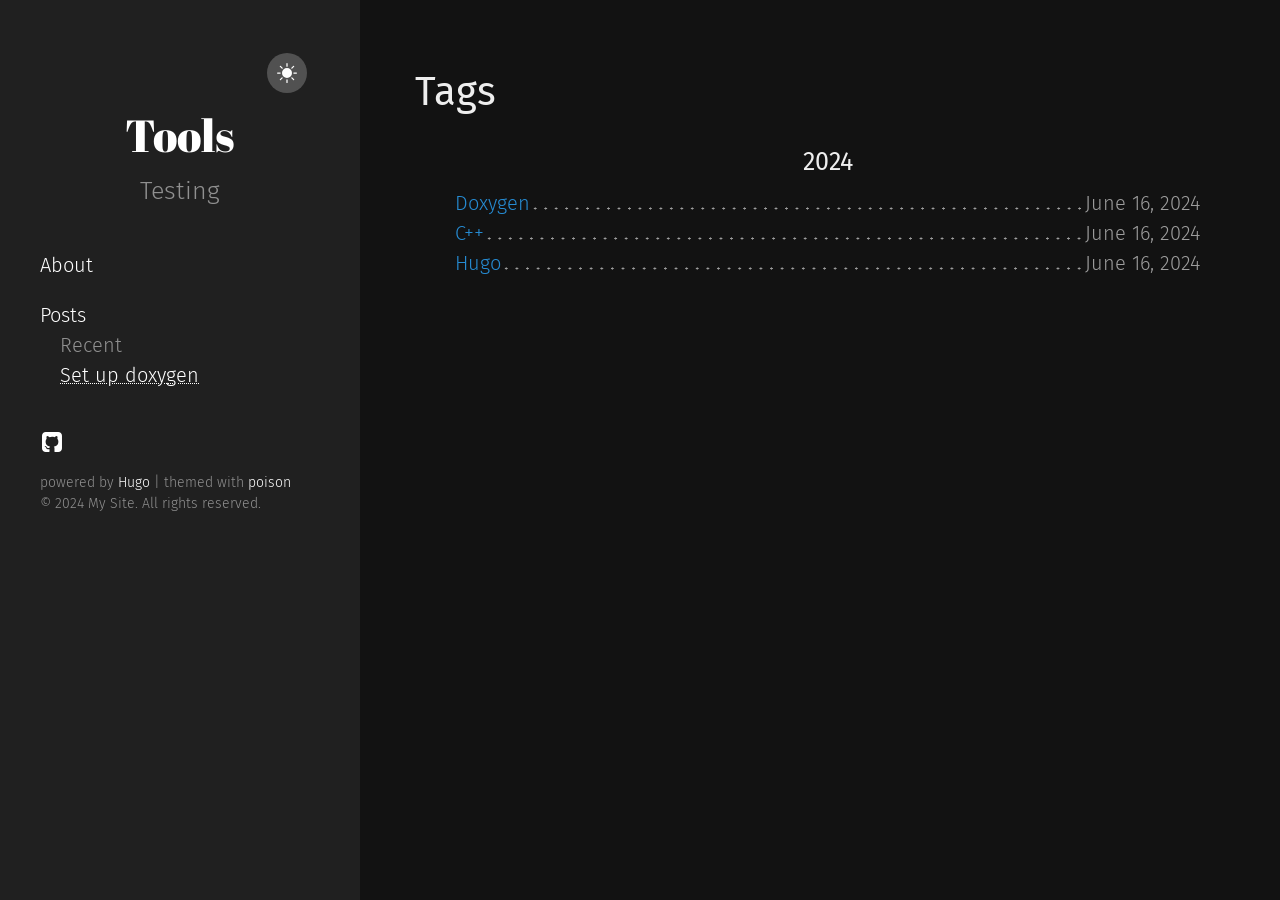
<file: tags/index.html>
<!DOCTYPE html>
<html xmlns="http://www.w3.org/1999/xhtml" xml:lang="en-us" lang="en-us">
<head>
    










    







<script defer language="javascript" type="text/javascript" src="/js/bundle.min.cbcd24d8731b2aea4f1fef1db2519a78fa4d97baf0a2241b1d0b9759cb5d5acc.js"></script>





  



    
    <meta http-equiv="content-type" content="text/html; charset=utf-8">

    
    <meta name="viewport" content="width=device-width, initial-scale=1.0">

    
    <link rel="icon" href=/favicon.png>

    
    





  






<!-- Open Graph image and Twitter Card metadata -->

<title itemprop="name">My Site</title>
<meta property="og:title" content=My&#32;Site />
<meta name="twitter:title" content=My&#32;Site />
<meta itemprop="name" content=My&#32;Site />
<meta name="application-name" content=My&#32;Site />
<meta property="og:site_name" content="My Site" />


<meta name="description" content="" />
<meta itemprop="description" content="" />
<meta property="og:description" content="" />
<meta name="twitter:description" content="" />


<base href="/tags/" />
<link rel="canonical" href="/tags/" itemprop="url" />
<meta name="url" content="/tags/" />
<meta name="twitter:url" content="/tags/" />
<meta property="og:url" content="/tags/" />


<meta property="og:updated_time" content="2024-06-16T00:34:40&#43;05:30" />


<link rel="sitemap" type="application/xml" title="Sitemap" href='/sitemap.xml' />
<link href="/tags/index.xml" rel="alternate" type="application/rss+xml" title="My Site" />

<meta name="robots" content="index,follow" />
<meta name="googlebot" content="index,follow" />


<meta name="twitter:site" content="" />
<meta name="twitter:creator" content="" />
<meta property="fb:admins" content="" />


<meta name="apple-mobile-web-app-title" content="My Site" />
<meta name="apple-mobile-web-app-capable" content="yes" />
<meta name="apple-mobile-web-app-status-bar-style" content="black" />






<meta name="generator" content="Hugo 0.127.0">


    
    

<link type="text/css" rel="stylesheet" href="/css/bundle.min.94a339836f89f0d25f31980cb6b0631da21e20af128308747ce44e0525eb16ef.css">


    
    <style>
    body {
        --sidebar-bg-color: #202020;
        --sidebar-img-border-color: #515151;
        --sidebar-p-color: #909090;
        --sidebar-h1-color: #FFF;
        --sidebar-a-color: #FFF;
        --sidebar-socials-color: #FFF;
        --text-color: #222;
        --bkg-color: #FAF9F6;
        --post-title-color: #303030;
        --list-color: #5A5A5A;
        --link-color: #268BD2;
        --date-color: #515151;
        --table-border-color: #E5E5E5;
        --table-stripe-color: #F9F9F9;
        --code-color: #000;
        --code-background-color: #E5E5E5;
        --code-block-color: #FFF;
        --code-block-background-color: #272822;
        --moon-sun-color: #FFF;
        --moon-sun-background-color: #515151;
    }
    body.dark-theme {
        --text-color: #EEE;
        --bkg-color: #121212;
        --post-title-color: #DBE2E9;
        --list-color: #9D9D9D;
        --link-color: #268BD2;
        --date-color: #9A9A9A;
        --table-border-color: #515151;
        --table-stripe-color: #202020;
        --code-color: #FFF;
        --code-background-color: #515151;
        --code-block-color: #FFF;
        --code-block-background-color: #272822;
    }
    body {
        background-color: var(--bkg-color);
    }
</style>

</head>

    <body class="dark-theme">
        <div class="wrapper">
            <aside class="sidebar">
    <div class="container sidebar-sticky">
        <div class="light-dark" align="right">
    <button class="btn-light-dark" title="Toggle light/dark mode">
        <svg class="moon" xmlns="http://www.w3.org/2000/svg" width="1em" height="1em" viewBox="0 0 16 16">
            <path fill="currentColor" d="M6 .278a.768.768 0 0 1 .08.858a7.208 7.208 0 0 0-.878 3.46c0 4.021 3.278 7.277 7.318 7.277c.527 0 1.04-.055 1.533-.16a.787.787 0 0 1 .81.316a.733.733 0 0 1-.031.893A8.349 8.349 0 0 1 8.344 16C3.734 16 0 12.286 0 7.71C0 4.266 2.114 1.312 5.124.06A.752.752 0 0 1 6 .278z"/>
        </svg>
        <svg class="sun" xmlns="http://www.w3.org/2000/svg" width="1em" height="1em" viewBox="0 0 16 16">
            <path fill="currentColor" d="M8 12a4 4 0 1 0 0-8a4 4 0 0 0 0 8zM8 0a.5.5 0 0 1 .5.5v2a.5.5 0 0 1-1 0v-2A.5.5 0 0 1 8 0zm0 13a.5.5 0 0 1 .5.5v2a.5.5 0 0 1-1 0v-2A.5.5 0 0 1 8 13zm8-5a.5.5 0 0 1-.5.5h-2a.5.5 0 0 1 0-1h2a.5.5 0 0 1 .5.5zM3 8a.5.5 0 0 1-.5.5h-2a.5.5 0 0 1 0-1h2A.5.5 0 0 1 3 8zm10.657-5.657a.5.5 0 0 1 0 .707l-1.414 1.415a.5.5 0 1 1-.707-.708l1.414-1.414a.5.5 0 0 1 .707 0zm-9.193 9.193a.5.5 0 0 1 0 .707L3.05 13.657a.5.5 0 0 1-.707-.707l1.414-1.414a.5.5 0 0 1 .707 0zm9.193 2.121a.5.5 0 0 1-.707 0l-1.414-1.414a.5.5 0 0 1 .707-.707l1.414 1.414a.5.5 0 0 1 0 .707zM4.464 4.465a.5.5 0 0 1-.707 0L2.343 3.05a.5.5 0 1 1 .707-.707l1.414 1.414a.5.5 0 0 1 0 .708z"/>
        </svg>
    </button>
</div>

        <div class="sidebar-about">
    <h1 class="brand">
        
        
            <a href="/">
                <h1>Tools</h1>
            </a>
        
    </h1>
    <p class="lead">
    Testing
    </p>
</div>

        <nav>
    <ul class="sidebar-nav">

        
        
        
        
            

            
                
                
                    <li class="heading">
                        <a href="/about/">About</a>
                    </li>
                    
                
            
                
                
            
            
                
                
                        
                
            
                
                
                        
                
                        
                
                        
                
            
        
        
            

            
                
                
            
                
                
                    <li class="heading">
                        <a href="/posts/">Posts</a>
                    </li>
                    
                        <li class="sub-heading">
                            Recent
                        </li>
                        
                            <li class="bullet">
                                <a href="/posts/guide_to_doxygen_01/">Set up doxygen</a>
                            </li>
                        
                    
                
            
            
                
                
                        
                
            
                
                
                        
                
                        
                
                        
                
            
        
        
            

            
                
                
            
                
                
            
            
                
                
                        
                
            
                
                
                        
                
                        
                
                        
                
            
        

    </ul>
</nav>

        
    <a target="_blank" class="social" title="GitHub" href="https://github.com/debojitkumardas">
        <svg xmlns="http://www.w3.org/2000/svg" width="1.2em" height="1.2em" viewBox="-2 -2 24 24">
            <path fill="currentColor" d="M18.88 1.099C18.147.366 17.265 0 16.233 0H3.746C2.714 0 1.832.366 1.099 1.099C.366 1.832 0 2.714 0 3.746v12.487c0 1.032.366 1.914 1.099 2.647c.733.733 1.615 1.099 2.647 1.099H6.66c.19 0 .333-.007.429-.02a.504.504 0 0 0 .286-.169c.095-.1.143-.245.143-.435l-.007-.885c-.004-.564-.006-1.01-.006-1.34l-.3.052c-.19.035-.43.05-.721.046a5.555 5.555 0 0 1-.904-.091a2.026 2.026 0 0 1-.872-.39a1.651 1.651 0 0 1-.572-.8l-.13-.3a3.25 3.25 0 0 0-.41-.663c-.186-.243-.375-.407-.566-.494l-.09-.065a.956.956 0 0 1-.17-.156a.723.723 0 0 1-.117-.182c-.026-.061-.004-.111.065-.15c.07-.04.195-.059.378-.059l.26.04c.173.034.388.138.643.311a2.1 2.1 0 0 1 .631.677c.2.355.44.626.722.813c.282.186.566.28.852.28c.286 0 .533-.022.742-.065a2.59 2.59 0 0 0 .585-.196c.078-.58.29-1.028.637-1.34a8.907 8.907 0 0 1-1.333-.234a5.314 5.314 0 0 1-1.223-.507a3.5 3.5 0 0 1-1.047-.872c-.277-.347-.505-.802-.683-1.365c-.177-.564-.266-1.215-.266-1.952c0-1.049.342-1.942 1.027-2.68c-.32-.788-.29-1.673.091-2.652c.252-.079.625-.02 1.119.175c.494.195.856.362 1.086.5c.23.14.414.257.553.352a9.233 9.233 0 0 1 2.497-.338c.859 0 1.691.113 2.498.338l.494-.312a6.997 6.997 0 0 1 1.197-.572c.46-.174.81-.221 1.054-.143c.39.98.424 1.864.103 2.653c.685.737 1.028 1.63 1.028 2.68c0 .737-.089 1.39-.267 1.957c-.177.568-.407 1.023-.689 1.366a3.65 3.65 0 0 1-1.053.865c-.42.234-.828.403-1.223.507a8.9 8.9 0 0 1-1.333.235c.45.39.676 1.005.676 1.846v3.11c0 .147.021.266.065.357a.36.36 0 0 0 .208.189c.096.034.18.056.254.064c.074.01.18.013.318.013h2.914c1.032 0 1.914-.366 2.647-1.099c.732-.732 1.099-1.615 1.099-2.647V3.746c0-1.032-.367-1.914-1.1-2.647z"/>
        </svg>
    </a>

















        <p class="footnote">
powered by <a target="_blank" href="https://gohugo.io">Hugo</a> | themed with <a target="_blank" href="https://github.com/lukeorth/poison">poison</a>
    <br>
    &copy; 2024 My Site. All rights reserved.
</p>

  </div>
</aside>

            <main class="content container">
                <h1 class="title">Tags</h1>
<ul class="entries">
    
        <h3 style="text-align: center;">2024</h3>
        
            <li>
                <span class="title">
                    <a href="/tags/doxygen/">Doxygen</a>
                </span>
                <span class="published">
                    <time class="pull-right post-list">June 16, 2024</time>
                </span>
            </li>
        
            <li>
                <span class="title">
                    <a href="/tags/c&#43;&#43;/">C&#43;&#43;</a>
                </span>
                <span class="published">
                    <time class="pull-right post-list">June 16, 2024</time>
                </span>
            </li>
        
            <li>
                <span class="title">
                    <a href="/tags/hugo/">Hugo</a>
                </span>
                <span class="published">
                    <time class="pull-right post-list">June 16, 2024</time>
                </span>
            </li>
        
    
</ul>

            </main>
            
        </div>
    </body>
</html>
</file>
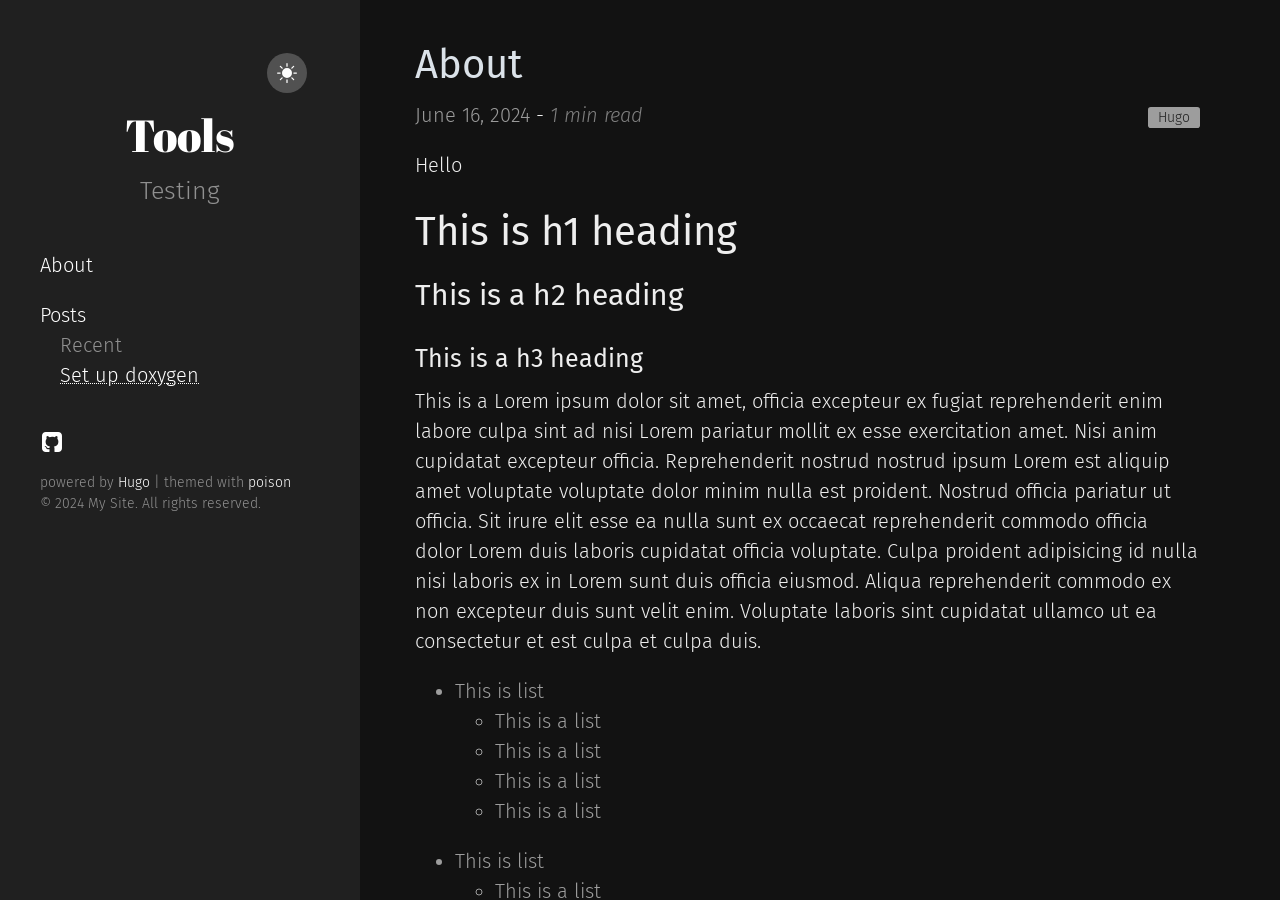
<file: about/about/index.html>
<!DOCTYPE html>
<html xmlns="http://www.w3.org/1999/xhtml" xml:lang="en-us" lang="en-us">
<head>
    










    







<script defer language="javascript" type="text/javascript" src="/js/bundle.min.cbcd24d8731b2aea4f1fef1db2519a78fa4d97baf0a2241b1d0b9759cb5d5acc.js"></script>





  



    
    <meta http-equiv="content-type" content="text/html; charset=utf-8">

    
    <meta name="viewport" content="width=device-width, initial-scale=1.0">

    
    <link rel="icon" href=/favicon.png>

    
    





  





  
  
  


<!-- Open Graph image and Twitter Card metadata -->

<title itemprop="name">Tools - About</title>
<meta property="og:title" content=Tools&#32;-&#32;About />
<meta name="twitter:title" content=Tools&#32;-&#32;About />
<meta itemprop="name" content=Tools&#32;-&#32;About />
<meta name="application-name" content=Tools&#32;-&#32;About />
<meta property="og:site_name" content="My Site" />


<meta name="description" content="" />
<meta itemprop="description" content="" />
<meta property="og:description" content="" />
<meta name="twitter:description" content="" />


<base href="/about/about/" />
<link rel="canonical" href="/about/about/" itemprop="url" />
<meta name="url" content="/about/about/" />
<meta name="twitter:url" content="/about/about/" />
<meta property="og:url" content="/about/about/" />


<meta property="og:updated_time" content="2024-06-16T00:34:31&#43;05:30" />


<link rel="sitemap" type="application/xml" title="Sitemap" href='/sitemap.xml' />

<meta name="robots" content="index,follow" />
<meta name="googlebot" content="index,follow" />


<meta name="twitter:site" content="" />
<meta name="twitter:creator" content="" />
<meta property="fb:admins" content="" />


<meta name="apple-mobile-web-app-title" content="My Site" />
<meta name="apple-mobile-web-app-capable" content="yes" />
<meta name="apple-mobile-web-app-status-bar-style" content="black" />






<meta name="generator" content="Hugo 0.127.0">


    
    

<link type="text/css" rel="stylesheet" href="/css/bundle.min.94a339836f89f0d25f31980cb6b0631da21e20af128308747ce44e0525eb16ef.css">


    
    <style>
    body {
        --sidebar-bg-color: #202020;
        --sidebar-img-border-color: #515151;
        --sidebar-p-color: #909090;
        --sidebar-h1-color: #FFF;
        --sidebar-a-color: #FFF;
        --sidebar-socials-color: #FFF;
        --text-color: #222;
        --bkg-color: #FAF9F6;
        --post-title-color: #303030;
        --list-color: #5A5A5A;
        --link-color: #268BD2;
        --date-color: #515151;
        --table-border-color: #E5E5E5;
        --table-stripe-color: #F9F9F9;
        --code-color: #000;
        --code-background-color: #E5E5E5;
        --code-block-color: #FFF;
        --code-block-background-color: #272822;
        --moon-sun-color: #FFF;
        --moon-sun-background-color: #515151;
    }
    body.dark-theme {
        --text-color: #EEE;
        --bkg-color: #121212;
        --post-title-color: #DBE2E9;
        --list-color: #9D9D9D;
        --link-color: #268BD2;
        --date-color: #9A9A9A;
        --table-border-color: #515151;
        --table-stripe-color: #202020;
        --code-color: #FFF;
        --code-background-color: #515151;
        --code-block-color: #FFF;
        --code-block-background-color: #272822;
    }
    body {
        background-color: var(--bkg-color);
    }
</style>

</head>

    <body class="dark-theme">
        <div class="wrapper">
            <aside class="sidebar">
    <div class="container sidebar-sticky">
        <div class="light-dark" align="right">
    <button class="btn-light-dark" title="Toggle light/dark mode">
        <svg class="moon" xmlns="http://www.w3.org/2000/svg" width="1em" height="1em" viewBox="0 0 16 16">
            <path fill="currentColor" d="M6 .278a.768.768 0 0 1 .08.858a7.208 7.208 0 0 0-.878 3.46c0 4.021 3.278 7.277 7.318 7.277c.527 0 1.04-.055 1.533-.16a.787.787 0 0 1 .81.316a.733.733 0 0 1-.031.893A8.349 8.349 0 0 1 8.344 16C3.734 16 0 12.286 0 7.71C0 4.266 2.114 1.312 5.124.06A.752.752 0 0 1 6 .278z"/>
        </svg>
        <svg class="sun" xmlns="http://www.w3.org/2000/svg" width="1em" height="1em" viewBox="0 0 16 16">
            <path fill="currentColor" d="M8 12a4 4 0 1 0 0-8a4 4 0 0 0 0 8zM8 0a.5.5 0 0 1 .5.5v2a.5.5 0 0 1-1 0v-2A.5.5 0 0 1 8 0zm0 13a.5.5 0 0 1 .5.5v2a.5.5 0 0 1-1 0v-2A.5.5 0 0 1 8 13zm8-5a.5.5 0 0 1-.5.5h-2a.5.5 0 0 1 0-1h2a.5.5 0 0 1 .5.5zM3 8a.5.5 0 0 1-.5.5h-2a.5.5 0 0 1 0-1h2A.5.5 0 0 1 3 8zm10.657-5.657a.5.5 0 0 1 0 .707l-1.414 1.415a.5.5 0 1 1-.707-.708l1.414-1.414a.5.5 0 0 1 .707 0zm-9.193 9.193a.5.5 0 0 1 0 .707L3.05 13.657a.5.5 0 0 1-.707-.707l1.414-1.414a.5.5 0 0 1 .707 0zm9.193 2.121a.5.5 0 0 1-.707 0l-1.414-1.414a.5.5 0 0 1 .707-.707l1.414 1.414a.5.5 0 0 1 0 .707zM4.464 4.465a.5.5 0 0 1-.707 0L2.343 3.05a.5.5 0 1 1 .707-.707l1.414 1.414a.5.5 0 0 1 0 .708z"/>
        </svg>
    </button>
</div>

        <div class="sidebar-about">
    <h1 class="brand">
        
        
            <a href="/">
                <h1>Tools</h1>
            </a>
        
    </h1>
    <p class="lead">
    Testing
    </p>
</div>

        <nav>
    <ul class="sidebar-nav">

        
        
        
        
            

            
                
                
                    <li class="heading">
                        <a href="/about/">About</a>
                    </li>
                    
                
            
                
                
            
            
                
                
                        
                
            
                
                
                        
                
                        
                
                        
                
            
        
        
            

            
                
                
            
                
                
                    <li class="heading">
                        <a href="/posts/">Posts</a>
                    </li>
                    
                        <li class="sub-heading">
                            Recent
                        </li>
                        
                            <li class="bullet">
                                <a href="/posts/guide_to_doxygen_01/">Set up doxygen</a>
                            </li>
                        
                    
                
            
            
                
                
                        
                
            
                
                
                        
                
                        
                
                        
                
            
        
        
            

            
                
                
            
                
                
            
            
                
                
                        
                
            
                
                
                        
                
                        
                
                        
                
            
        

    </ul>
</nav>

        
    <a target="_blank" class="social" title="GitHub" href="https://github.com/debojitkumardas">
        <svg xmlns="http://www.w3.org/2000/svg" width="1.2em" height="1.2em" viewBox="-2 -2 24 24">
            <path fill="currentColor" d="M18.88 1.099C18.147.366 17.265 0 16.233 0H3.746C2.714 0 1.832.366 1.099 1.099C.366 1.832 0 2.714 0 3.746v12.487c0 1.032.366 1.914 1.099 2.647c.733.733 1.615 1.099 2.647 1.099H6.66c.19 0 .333-.007.429-.02a.504.504 0 0 0 .286-.169c.095-.1.143-.245.143-.435l-.007-.885c-.004-.564-.006-1.01-.006-1.34l-.3.052c-.19.035-.43.05-.721.046a5.555 5.555 0 0 1-.904-.091a2.026 2.026 0 0 1-.872-.39a1.651 1.651 0 0 1-.572-.8l-.13-.3a3.25 3.25 0 0 0-.41-.663c-.186-.243-.375-.407-.566-.494l-.09-.065a.956.956 0 0 1-.17-.156a.723.723 0 0 1-.117-.182c-.026-.061-.004-.111.065-.15c.07-.04.195-.059.378-.059l.26.04c.173.034.388.138.643.311a2.1 2.1 0 0 1 .631.677c.2.355.44.626.722.813c.282.186.566.28.852.28c.286 0 .533-.022.742-.065a2.59 2.59 0 0 0 .585-.196c.078-.58.29-1.028.637-1.34a8.907 8.907 0 0 1-1.333-.234a5.314 5.314 0 0 1-1.223-.507a3.5 3.5 0 0 1-1.047-.872c-.277-.347-.505-.802-.683-1.365c-.177-.564-.266-1.215-.266-1.952c0-1.049.342-1.942 1.027-2.68c-.32-.788-.29-1.673.091-2.652c.252-.079.625-.02 1.119.175c.494.195.856.362 1.086.5c.23.14.414.257.553.352a9.233 9.233 0 0 1 2.497-.338c.859 0 1.691.113 2.498.338l.494-.312a6.997 6.997 0 0 1 1.197-.572c.46-.174.81-.221 1.054-.143c.39.98.424 1.864.103 2.653c.685.737 1.028 1.63 1.028 2.68c0 .737-.089 1.39-.267 1.957c-.177.568-.407 1.023-.689 1.366a3.65 3.65 0 0 1-1.053.865c-.42.234-.828.403-1.223.507a8.9 8.9 0 0 1-1.333.235c.45.39.676 1.005.676 1.846v3.11c0 .147.021.266.065.357a.36.36 0 0 0 .208.189c.096.034.18.056.254.064c.074.01.18.013.318.013h2.914c1.032 0 1.914-.366 2.647-1.099c.732-.732 1.099-1.615 1.099-2.647V3.746c0-1.032-.367-1.914-1.1-2.647z"/>
        </svg>
    </a>

















        <p class="footnote">
powered by <a target="_blank" href="https://gohugo.io">Hugo</a> | themed with <a target="_blank" href="https://github.com/lukeorth/poison">poison</a>
    <br>
    &copy; 2024 My Site. All rights reserved.
</p>

  </div>
</aside>

            <main class="content container">
                <div class="post">
  <div class="info">
  <h1 class="post-title">
    <a href="/about/about/">About</a>
  </h1>

  <div class="headline">
    <div>
      
      <time datetime=" 2024-06-16T00:34:31&#43;0530" class="post-date">
        June 16, 2024
      </time>
      
      <span> - </span>
      <span class="reading-time">
        
          
        

        <span>1 min read</span>
      </span>
    </div>

    
    <ul class="tags">
      
      <li class="tag-Hugo">
        <a href="/tags/hugo">Hugo</a>
      </li>
      
    </ul>
    
  </div>

  
  

  
</div>

  <p>Hello</p>
<h1 id="this-is-h1-heading">This is h1 heading</h1>
<h2 id="this-is-a-h2-heading">This is a h2 heading</h2>
<h3 id="this-is-a-h3-heading">This is a h3 heading</h3>
<p>This is a Lorem ipsum dolor sit amet, officia excepteur ex fugiat reprehenderit enim labore culpa sint ad nisi Lorem pariatur mollit ex esse exercitation amet. Nisi anim cupidatat excepteur officia. Reprehenderit nostrud nostrud ipsum Lorem est aliquip amet voluptate voluptate dolor minim nulla est proident. Nostrud officia pariatur ut officia. Sit irure elit esse ea nulla sunt ex occaecat reprehenderit commodo officia dolor Lorem duis laboris cupidatat officia voluptate. Culpa proident adipisicing id nulla nisi laboris ex in Lorem sunt duis officia eiusmod. Aliqua reprehenderit commodo ex non excepteur duis sunt velit enim. Voluptate laboris sint cupidatat ullamco ut ea consectetur et est culpa et culpa duis.</p>
<ul>
<li>This is list
<ul>
<li>This is a list</li>
<li>This is a list</li>
<li>This is a list</li>
<li>This is a list</li>
</ul>
</li>
<li>This is list
<ul>
<li>This is a list</li>
<li>This is a list</li>
<li>This is a list</li>
<li>This is a list</li>
</ul>
</li>
<li>This is list</li>
<li>This is list
<ul>
<li>This is a list</li>
<li>This is a list</li>
<li>This is a list</li>
<li>This is a list</li>
</ul>
</li>
<li>This is list</li>
</ul>

  
  <hr>
<div class="footer">
    
	    
	    
    
</div>

  
</div>
            </main>
            
  

        </div>
    </body>
</html>
</file>
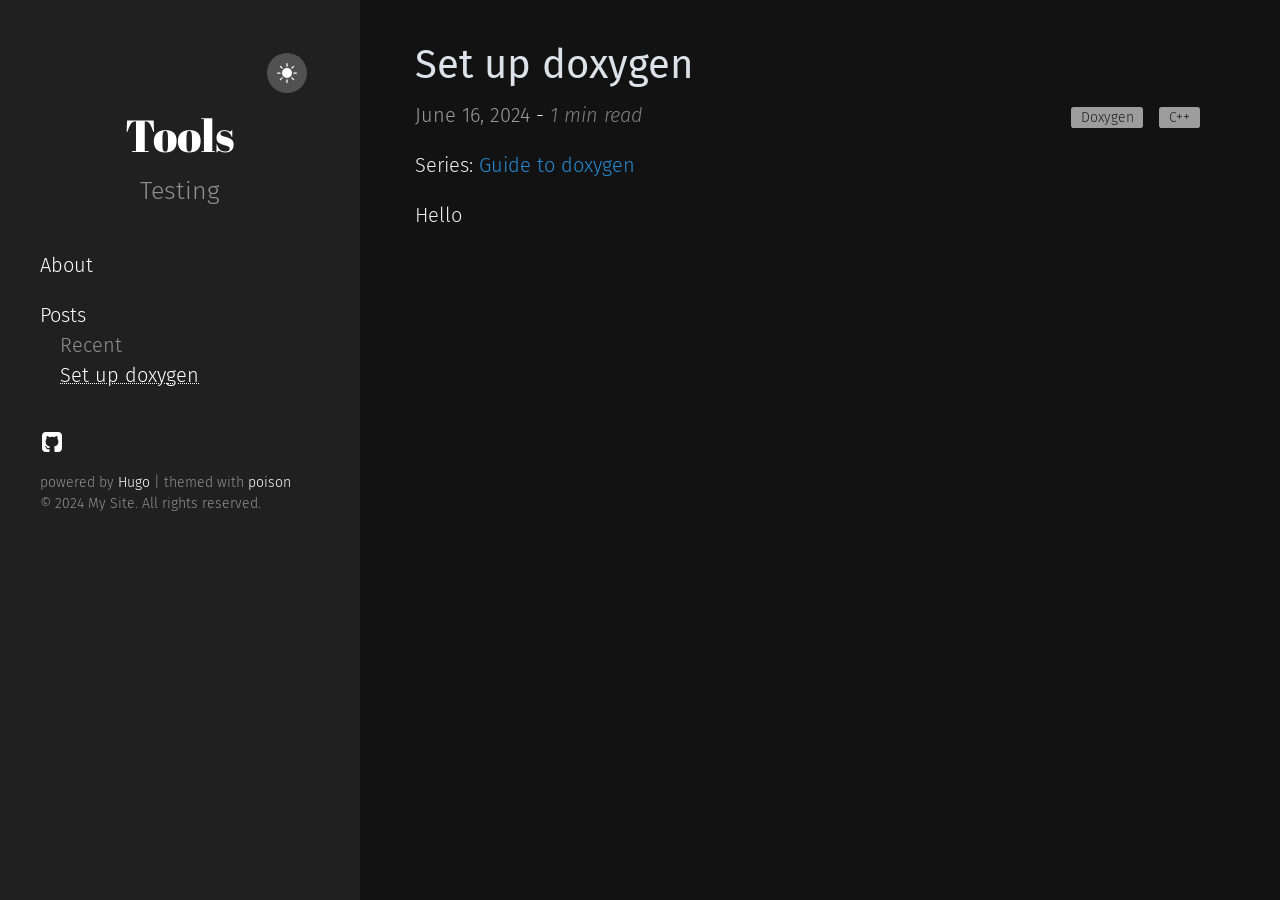
<file: page/1/index.html>
<!DOCTYPE html>
<html lang="en-us">
  <head>
    <title>/</title>
    <link rel="canonical" href="/">
    <meta name="robots" content="noindex">
    <meta charset="utf-8">
    <meta http-equiv="refresh" content="0; url=/">
  </head>
</html>
</file>
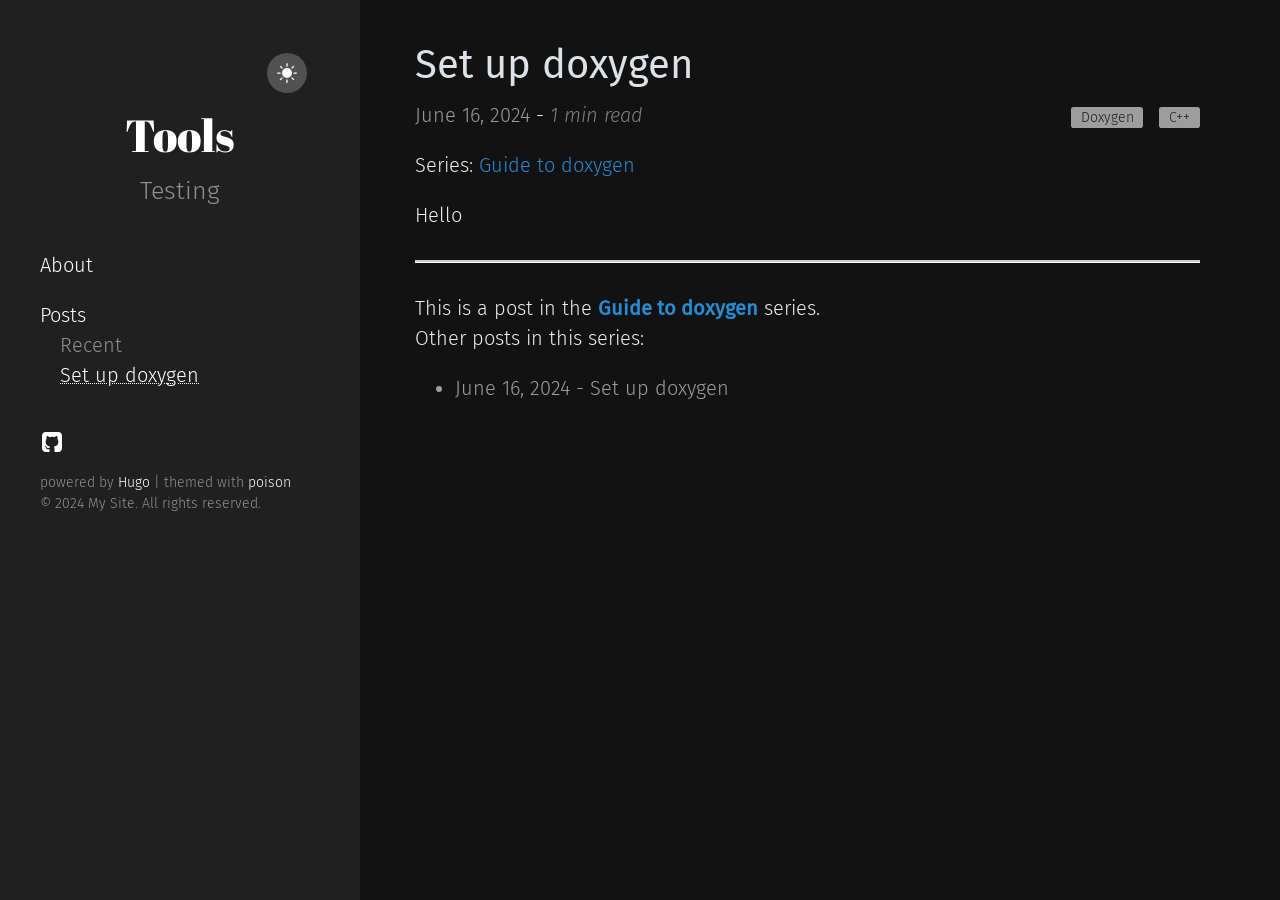
<file: posts/guide_to_doxygen_01/index.html>
<!DOCTYPE html>
<html xmlns="http://www.w3.org/1999/xhtml" xml:lang="en-us" lang="en-us">
<head>
    










    







<script defer language="javascript" type="text/javascript" src="/js/bundle.min.cbcd24d8731b2aea4f1fef1db2519a78fa4d97baf0a2241b1d0b9759cb5d5acc.js"></script>





  



    
    <meta http-equiv="content-type" content="text/html; charset=utf-8">

    
    <meta name="viewport" content="width=device-width, initial-scale=1.0">

    
    <link rel="icon" href=/favicon.png>

    
    





  





  
  
  


<!-- Open Graph image and Twitter Card metadata -->

<title itemprop="name">Tools - Set up doxygen</title>
<meta property="og:title" content=Tools&#32;-&#32;Set&#32;up&#32;doxygen />
<meta name="twitter:title" content=Tools&#32;-&#32;Set&#32;up&#32;doxygen />
<meta itemprop="name" content=Tools&#32;-&#32;Set&#32;up&#32;doxygen />
<meta name="application-name" content=Tools&#32;-&#32;Set&#32;up&#32;doxygen />
<meta property="og:site_name" content="My Site" />


<meta name="description" content="" />
<meta itemprop="description" content="" />
<meta property="og:description" content="" />
<meta name="twitter:description" content="" />


<base href="/posts/guide_to_doxygen_01/" />
<link rel="canonical" href="/posts/guide_to_doxygen_01/" itemprop="url" />
<meta name="url" content="/posts/guide_to_doxygen_01/" />
<meta name="twitter:url" content="/posts/guide_to_doxygen_01/" />
<meta property="og:url" content="/posts/guide_to_doxygen_01/" />


<meta property="og:updated_time" content="2024-06-16T00:34:40&#43;05:30" />


<link rel="sitemap" type="application/xml" title="Sitemap" href='/sitemap.xml' />

<meta name="robots" content="index,follow" />
<meta name="googlebot" content="index,follow" />


<meta name="twitter:site" content="" />
<meta name="twitter:creator" content="" />
<meta property="fb:admins" content="" />


<meta name="apple-mobile-web-app-title" content="My Site" />
<meta name="apple-mobile-web-app-capable" content="yes" />
<meta name="apple-mobile-web-app-status-bar-style" content="black" />






<meta name="generator" content="Hugo 0.127.0">


    
    

<link type="text/css" rel="stylesheet" href="/css/bundle.min.94a339836f89f0d25f31980cb6b0631da21e20af128308747ce44e0525eb16ef.css">


    
    <style>
    body {
        --sidebar-bg-color: #202020;
        --sidebar-img-border-color: #515151;
        --sidebar-p-color: #909090;
        --sidebar-h1-color: #FFF;
        --sidebar-a-color: #FFF;
        --sidebar-socials-color: #FFF;
        --text-color: #222;
        --bkg-color: #FAF9F6;
        --post-title-color: #303030;
        --list-color: #5A5A5A;
        --link-color: #268BD2;
        --date-color: #515151;
        --table-border-color: #E5E5E5;
        --table-stripe-color: #F9F9F9;
        --code-color: #000;
        --code-background-color: #E5E5E5;
        --code-block-color: #FFF;
        --code-block-background-color: #272822;
        --moon-sun-color: #FFF;
        --moon-sun-background-color: #515151;
    }
    body.dark-theme {
        --text-color: #EEE;
        --bkg-color: #121212;
        --post-title-color: #DBE2E9;
        --list-color: #9D9D9D;
        --link-color: #268BD2;
        --date-color: #9A9A9A;
        --table-border-color: #515151;
        --table-stripe-color: #202020;
        --code-color: #FFF;
        --code-background-color: #515151;
        --code-block-color: #FFF;
        --code-block-background-color: #272822;
    }
    body {
        background-color: var(--bkg-color);
    }
</style>

</head>

    <body class="dark-theme">
        <div class="wrapper">
            <aside class="sidebar">
    <div class="container sidebar-sticky">
        <div class="light-dark" align="right">
    <button class="btn-light-dark" title="Toggle light/dark mode">
        <svg class="moon" xmlns="http://www.w3.org/2000/svg" width="1em" height="1em" viewBox="0 0 16 16">
            <path fill="currentColor" d="M6 .278a.768.768 0 0 1 .08.858a7.208 7.208 0 0 0-.878 3.46c0 4.021 3.278 7.277 7.318 7.277c.527 0 1.04-.055 1.533-.16a.787.787 0 0 1 .81.316a.733.733 0 0 1-.031.893A8.349 8.349 0 0 1 8.344 16C3.734 16 0 12.286 0 7.71C0 4.266 2.114 1.312 5.124.06A.752.752 0 0 1 6 .278z"/>
        </svg>
        <svg class="sun" xmlns="http://www.w3.org/2000/svg" width="1em" height="1em" viewBox="0 0 16 16">
            <path fill="currentColor" d="M8 12a4 4 0 1 0 0-8a4 4 0 0 0 0 8zM8 0a.5.5 0 0 1 .5.5v2a.5.5 0 0 1-1 0v-2A.5.5 0 0 1 8 0zm0 13a.5.5 0 0 1 .5.5v2a.5.5 0 0 1-1 0v-2A.5.5 0 0 1 8 13zm8-5a.5.5 0 0 1-.5.5h-2a.5.5 0 0 1 0-1h2a.5.5 0 0 1 .5.5zM3 8a.5.5 0 0 1-.5.5h-2a.5.5 0 0 1 0-1h2A.5.5 0 0 1 3 8zm10.657-5.657a.5.5 0 0 1 0 .707l-1.414 1.415a.5.5 0 1 1-.707-.708l1.414-1.414a.5.5 0 0 1 .707 0zm-9.193 9.193a.5.5 0 0 1 0 .707L3.05 13.657a.5.5 0 0 1-.707-.707l1.414-1.414a.5.5 0 0 1 .707 0zm9.193 2.121a.5.5 0 0 1-.707 0l-1.414-1.414a.5.5 0 0 1 .707-.707l1.414 1.414a.5.5 0 0 1 0 .707zM4.464 4.465a.5.5 0 0 1-.707 0L2.343 3.05a.5.5 0 1 1 .707-.707l1.414 1.414a.5.5 0 0 1 0 .708z"/>
        </svg>
    </button>
</div>

        <div class="sidebar-about">
    <h1 class="brand">
        
        
            <a href="/">
                <h1>Tools</h1>
            </a>
        
    </h1>
    <p class="lead">
    Testing
    </p>
</div>

        <nav>
    <ul class="sidebar-nav">

        
        
        
        
            

            
                
                
                    <li class="heading">
                        <a href="/about/">About</a>
                    </li>
                    
                
            
                
                
            
            
                
                
                        
                
            
                
                
                        
                
                        
                
                        
                
            
        
        
            

            
                
                
            
                
                
                    <li class="heading">
                        <a href="/posts/">Posts</a>
                    </li>
                    
                        <li class="sub-heading">
                            Recent
                        </li>
                        
                            <li class="bullet">
                                <a href="/posts/guide_to_doxygen_01/">Set up doxygen</a>
                            </li>
                        
                    
                
            
            
                
                
                        
                
            
                
                
                        
                
                        
                
                        
                
            
        
        
            

            
                
                
            
                
                
            
            
                
                
                        
                
            
                
                
                        
                
                        
                
                        
                
            
        

    </ul>
</nav>

        
    <a target="_blank" class="social" title="GitHub" href="https://github.com/debojitkumardas">
        <svg xmlns="http://www.w3.org/2000/svg" width="1.2em" height="1.2em" viewBox="-2 -2 24 24">
            <path fill="currentColor" d="M18.88 1.099C18.147.366 17.265 0 16.233 0H3.746C2.714 0 1.832.366 1.099 1.099C.366 1.832 0 2.714 0 3.746v12.487c0 1.032.366 1.914 1.099 2.647c.733.733 1.615 1.099 2.647 1.099H6.66c.19 0 .333-.007.429-.02a.504.504 0 0 0 .286-.169c.095-.1.143-.245.143-.435l-.007-.885c-.004-.564-.006-1.01-.006-1.34l-.3.052c-.19.035-.43.05-.721.046a5.555 5.555 0 0 1-.904-.091a2.026 2.026 0 0 1-.872-.39a1.651 1.651 0 0 1-.572-.8l-.13-.3a3.25 3.25 0 0 0-.41-.663c-.186-.243-.375-.407-.566-.494l-.09-.065a.956.956 0 0 1-.17-.156a.723.723 0 0 1-.117-.182c-.026-.061-.004-.111.065-.15c.07-.04.195-.059.378-.059l.26.04c.173.034.388.138.643.311a2.1 2.1 0 0 1 .631.677c.2.355.44.626.722.813c.282.186.566.28.852.28c.286 0 .533-.022.742-.065a2.59 2.59 0 0 0 .585-.196c.078-.58.29-1.028.637-1.34a8.907 8.907 0 0 1-1.333-.234a5.314 5.314 0 0 1-1.223-.507a3.5 3.5 0 0 1-1.047-.872c-.277-.347-.505-.802-.683-1.365c-.177-.564-.266-1.215-.266-1.952c0-1.049.342-1.942 1.027-2.68c-.32-.788-.29-1.673.091-2.652c.252-.079.625-.02 1.119.175c.494.195.856.362 1.086.5c.23.14.414.257.553.352a9.233 9.233 0 0 1 2.497-.338c.859 0 1.691.113 2.498.338l.494-.312a6.997 6.997 0 0 1 1.197-.572c.46-.174.81-.221 1.054-.143c.39.98.424 1.864.103 2.653c.685.737 1.028 1.63 1.028 2.68c0 .737-.089 1.39-.267 1.957c-.177.568-.407 1.023-.689 1.366a3.65 3.65 0 0 1-1.053.865c-.42.234-.828.403-1.223.507a8.9 8.9 0 0 1-1.333.235c.45.39.676 1.005.676 1.846v3.11c0 .147.021.266.065.357a.36.36 0 0 0 .208.189c.096.034.18.056.254.064c.074.01.18.013.318.013h2.914c1.032 0 1.914-.366 2.647-1.099c.732-.732 1.099-1.615 1.099-2.647V3.746c0-1.032-.367-1.914-1.1-2.647z"/>
        </svg>
    </a>

















        <p class="footnote">
powered by <a target="_blank" href="https://gohugo.io">Hugo</a> | themed with <a target="_blank" href="https://github.com/lukeorth/poison">poison</a>
    <br>
    &copy; 2024 My Site. All rights reserved.
</p>

  </div>
</aside>

            <main class="content container">
                <div class="post">
  <div class="info">
  <h1 class="post-title">
    <a href="/posts/guide_to_doxygen_01/">Set up doxygen</a>
  </h1>

  <div class="headline">
    <div>
      
      <time datetime=" 2024-06-16T00:34:40&#43;0530" class="post-date">
        June 16, 2024
      </time>
      
      <span> - </span>
      <span class="reading-time">
        
          
        

        <span>1 min read</span>
      </span>
    </div>

    
    <ul class="tags">
      
      <li class="tag-Doxygen">
        <a href="/tags/doxygen">Doxygen</a>
      </li>
      
      <li class="tag-C&#43;&#43;">
        <a href="/tags/c&#43;&#43;">C&#43;&#43;</a>
      </li>
      
    </ul>
    
  </div>

  
  
  <p class="seriesname">
    Series: <a href="/series/guide-to-doxygen">Guide to doxygen</a>
  </p>
  

  
</div>

  <p>Hello</p>

  
  <hr>
<div class="footer">
    
    
    
    <p>
    This is a post in the <b><a href="/series/guide-to-doxygen">Guide to doxygen</a></b> series.
        <br>Other posts in this series:
        <ul class="series">
            
            
            
            <li>
                June 16, 2024 -
                
                    Set up doxygen
                
            </li>
            
        </ul>
    </p>
    
</div>

  
</div>
            </main>
            
  
    <div class="article-toc ">
    <div class="toc-wrapper">
      <h4 id="contents"></h4>
      <nav id="TableOfContents"></nav>
    </div>
</div>

  

        </div>
    </body>
</html>
</file>
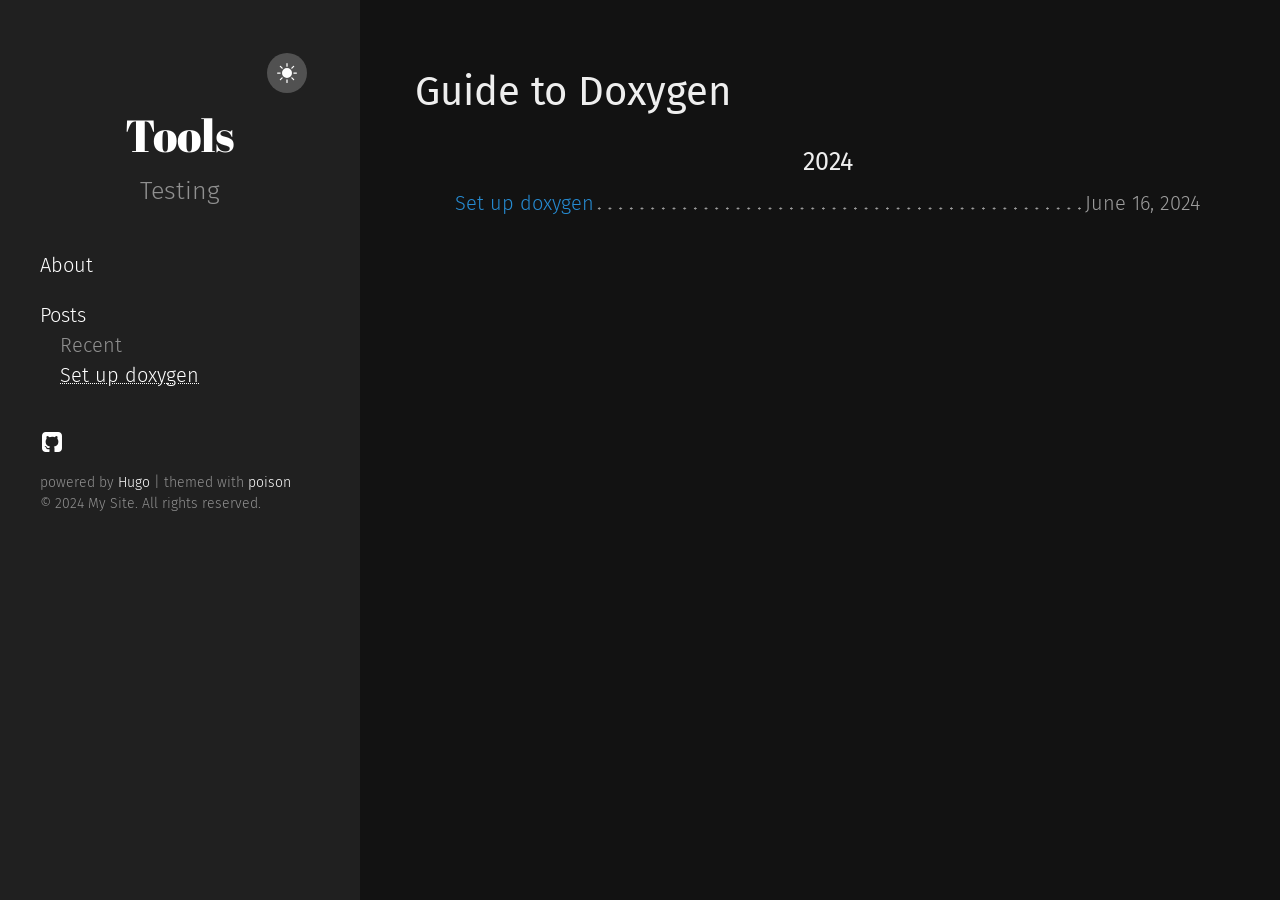
<file: series/guide-to-doxygen/index.html>
<!DOCTYPE html>
<html xmlns="http://www.w3.org/1999/xhtml" xml:lang="en-us" lang="en-us">
<head>
    










    







<script defer language="javascript" type="text/javascript" src="/js/bundle.min.cbcd24d8731b2aea4f1fef1db2519a78fa4d97baf0a2241b1d0b9759cb5d5acc.js"></script>





  



    
    <meta http-equiv="content-type" content="text/html; charset=utf-8">

    
    <meta name="viewport" content="width=device-width, initial-scale=1.0">

    
    <link rel="icon" href=/favicon.png>

    
    





  






<!-- Open Graph image and Twitter Card metadata -->

<title itemprop="name">My Site</title>
<meta property="og:title" content=My&#32;Site />
<meta name="twitter:title" content=My&#32;Site />
<meta itemprop="name" content=My&#32;Site />
<meta name="application-name" content=My&#32;Site />
<meta property="og:site_name" content="My Site" />


<meta name="description" content="" />
<meta itemprop="description" content="" />
<meta property="og:description" content="" />
<meta name="twitter:description" content="" />


<base href="/series/guide-to-doxygen/" />
<link rel="canonical" href="/series/guide-to-doxygen/" itemprop="url" />
<meta name="url" content="/series/guide-to-doxygen/" />
<meta name="twitter:url" content="/series/guide-to-doxygen/" />
<meta property="og:url" content="/series/guide-to-doxygen/" />


<meta property="og:updated_time" content="2024-06-16T00:34:40&#43;05:30" />


<link rel="sitemap" type="application/xml" title="Sitemap" href='/sitemap.xml' />
<link href="/series/guide-to-doxygen/index.xml" rel="alternate" type="application/rss+xml" title="My Site" />

<meta name="robots" content="index,follow" />
<meta name="googlebot" content="index,follow" />


<meta name="twitter:site" content="" />
<meta name="twitter:creator" content="" />
<meta property="fb:admins" content="" />


<meta name="apple-mobile-web-app-title" content="My Site" />
<meta name="apple-mobile-web-app-capable" content="yes" />
<meta name="apple-mobile-web-app-status-bar-style" content="black" />






<meta name="generator" content="Hugo 0.127.0">


    
    

<link type="text/css" rel="stylesheet" href="/css/bundle.min.94a339836f89f0d25f31980cb6b0631da21e20af128308747ce44e0525eb16ef.css">


    
    <style>
    body {
        --sidebar-bg-color: #202020;
        --sidebar-img-border-color: #515151;
        --sidebar-p-color: #909090;
        --sidebar-h1-color: #FFF;
        --sidebar-a-color: #FFF;
        --sidebar-socials-color: #FFF;
        --text-color: #222;
        --bkg-color: #FAF9F6;
        --post-title-color: #303030;
        --list-color: #5A5A5A;
        --link-color: #268BD2;
        --date-color: #515151;
        --table-border-color: #E5E5E5;
        --table-stripe-color: #F9F9F9;
        --code-color: #000;
        --code-background-color: #E5E5E5;
        --code-block-color: #FFF;
        --code-block-background-color: #272822;
        --moon-sun-color: #FFF;
        --moon-sun-background-color: #515151;
    }
    body.dark-theme {
        --text-color: #EEE;
        --bkg-color: #121212;
        --post-title-color: #DBE2E9;
        --list-color: #9D9D9D;
        --link-color: #268BD2;
        --date-color: #9A9A9A;
        --table-border-color: #515151;
        --table-stripe-color: #202020;
        --code-color: #FFF;
        --code-background-color: #515151;
        --code-block-color: #FFF;
        --code-block-background-color: #272822;
    }
    body {
        background-color: var(--bkg-color);
    }
</style>

</head>

    <body class="dark-theme">
        <div class="wrapper">
            <aside class="sidebar">
    <div class="container sidebar-sticky">
        <div class="light-dark" align="right">
    <button class="btn-light-dark" title="Toggle light/dark mode">
        <svg class="moon" xmlns="http://www.w3.org/2000/svg" width="1em" height="1em" viewBox="0 0 16 16">
            <path fill="currentColor" d="M6 .278a.768.768 0 0 1 .08.858a7.208 7.208 0 0 0-.878 3.46c0 4.021 3.278 7.277 7.318 7.277c.527 0 1.04-.055 1.533-.16a.787.787 0 0 1 .81.316a.733.733 0 0 1-.031.893A8.349 8.349 0 0 1 8.344 16C3.734 16 0 12.286 0 7.71C0 4.266 2.114 1.312 5.124.06A.752.752 0 0 1 6 .278z"/>
        </svg>
        <svg class="sun" xmlns="http://www.w3.org/2000/svg" width="1em" height="1em" viewBox="0 0 16 16">
            <path fill="currentColor" d="M8 12a4 4 0 1 0 0-8a4 4 0 0 0 0 8zM8 0a.5.5 0 0 1 .5.5v2a.5.5 0 0 1-1 0v-2A.5.5 0 0 1 8 0zm0 13a.5.5 0 0 1 .5.5v2a.5.5 0 0 1-1 0v-2A.5.5 0 0 1 8 13zm8-5a.5.5 0 0 1-.5.5h-2a.5.5 0 0 1 0-1h2a.5.5 0 0 1 .5.5zM3 8a.5.5 0 0 1-.5.5h-2a.5.5 0 0 1 0-1h2A.5.5 0 0 1 3 8zm10.657-5.657a.5.5 0 0 1 0 .707l-1.414 1.415a.5.5 0 1 1-.707-.708l1.414-1.414a.5.5 0 0 1 .707 0zm-9.193 9.193a.5.5 0 0 1 0 .707L3.05 13.657a.5.5 0 0 1-.707-.707l1.414-1.414a.5.5 0 0 1 .707 0zm9.193 2.121a.5.5 0 0 1-.707 0l-1.414-1.414a.5.5 0 0 1 .707-.707l1.414 1.414a.5.5 0 0 1 0 .707zM4.464 4.465a.5.5 0 0 1-.707 0L2.343 3.05a.5.5 0 1 1 .707-.707l1.414 1.414a.5.5 0 0 1 0 .708z"/>
        </svg>
    </button>
</div>

        <div class="sidebar-about">
    <h1 class="brand">
        
        
            <a href="/">
                <h1>Tools</h1>
            </a>
        
    </h1>
    <p class="lead">
    Testing
    </p>
</div>

        <nav>
    <ul class="sidebar-nav">

        
        
        
        
            

            
                
                
                    <li class="heading">
                        <a href="/about/">About</a>
                    </li>
                    
                
            
                
                
            
            
                
                
                        
                
            
                
                
                        
                
                        
                
                        
                
            
        
        
            

            
                
                
            
                
                
                    <li class="heading">
                        <a href="/posts/">Posts</a>
                    </li>
                    
                        <li class="sub-heading">
                            Recent
                        </li>
                        
                            <li class="bullet">
                                <a href="/posts/guide_to_doxygen_01/">Set up doxygen</a>
                            </li>
                        
                    
                
            
            
                
                
                        
                
            
                
                
                        
                
                        
                
                        
                
            
        
        
            

            
                
                
            
                
                
            
            
                
                
                        
                
            
                
                
                        
                
                        
                
                        
                
            
        

    </ul>
</nav>

        
    <a target="_blank" class="social" title="GitHub" href="https://github.com/debojitkumardas">
        <svg xmlns="http://www.w3.org/2000/svg" width="1.2em" height="1.2em" viewBox="-2 -2 24 24">
            <path fill="currentColor" d="M18.88 1.099C18.147.366 17.265 0 16.233 0H3.746C2.714 0 1.832.366 1.099 1.099C.366 1.832 0 2.714 0 3.746v12.487c0 1.032.366 1.914 1.099 2.647c.733.733 1.615 1.099 2.647 1.099H6.66c.19 0 .333-.007.429-.02a.504.504 0 0 0 .286-.169c.095-.1.143-.245.143-.435l-.007-.885c-.004-.564-.006-1.01-.006-1.34l-.3.052c-.19.035-.43.05-.721.046a5.555 5.555 0 0 1-.904-.091a2.026 2.026 0 0 1-.872-.39a1.651 1.651 0 0 1-.572-.8l-.13-.3a3.25 3.25 0 0 0-.41-.663c-.186-.243-.375-.407-.566-.494l-.09-.065a.956.956 0 0 1-.17-.156a.723.723 0 0 1-.117-.182c-.026-.061-.004-.111.065-.15c.07-.04.195-.059.378-.059l.26.04c.173.034.388.138.643.311a2.1 2.1 0 0 1 .631.677c.2.355.44.626.722.813c.282.186.566.28.852.28c.286 0 .533-.022.742-.065a2.59 2.59 0 0 0 .585-.196c.078-.58.29-1.028.637-1.34a8.907 8.907 0 0 1-1.333-.234a5.314 5.314 0 0 1-1.223-.507a3.5 3.5 0 0 1-1.047-.872c-.277-.347-.505-.802-.683-1.365c-.177-.564-.266-1.215-.266-1.952c0-1.049.342-1.942 1.027-2.68c-.32-.788-.29-1.673.091-2.652c.252-.079.625-.02 1.119.175c.494.195.856.362 1.086.5c.23.14.414.257.553.352a9.233 9.233 0 0 1 2.497-.338c.859 0 1.691.113 2.498.338l.494-.312a6.997 6.997 0 0 1 1.197-.572c.46-.174.81-.221 1.054-.143c.39.98.424 1.864.103 2.653c.685.737 1.028 1.63 1.028 2.68c0 .737-.089 1.39-.267 1.957c-.177.568-.407 1.023-.689 1.366a3.65 3.65 0 0 1-1.053.865c-.42.234-.828.403-1.223.507a8.9 8.9 0 0 1-1.333.235c.45.39.676 1.005.676 1.846v3.11c0 .147.021.266.065.357a.36.36 0 0 0 .208.189c.096.034.18.056.254.064c.074.01.18.013.318.013h2.914c1.032 0 1.914-.366 2.647-1.099c.732-.732 1.099-1.615 1.099-2.647V3.746c0-1.032-.367-1.914-1.1-2.647z"/>
        </svg>
    </a>

















        <p class="footnote">
powered by <a target="_blank" href="https://gohugo.io">Hugo</a> | themed with <a target="_blank" href="https://github.com/lukeorth/poison">poison</a>
    <br>
    &copy; 2024 My Site. All rights reserved.
</p>

  </div>
</aside>

            <main class="content container">
                <h1 class="title">Guide to Doxygen</h1>
<ul class="entries">
    
        <h3 style="text-align: center;">2024</h3>
        
            <li>
                <span class="title">
                    <a href="/posts/guide_to_doxygen_01/">Set up doxygen</a>
                </span>
                <span class="published">
                    <time class="pull-right post-list">June 16, 2024</time>
                </span>
            </li>
        
    
</ul>

            </main>
            
        </div>
    </body>
</html>
</file>
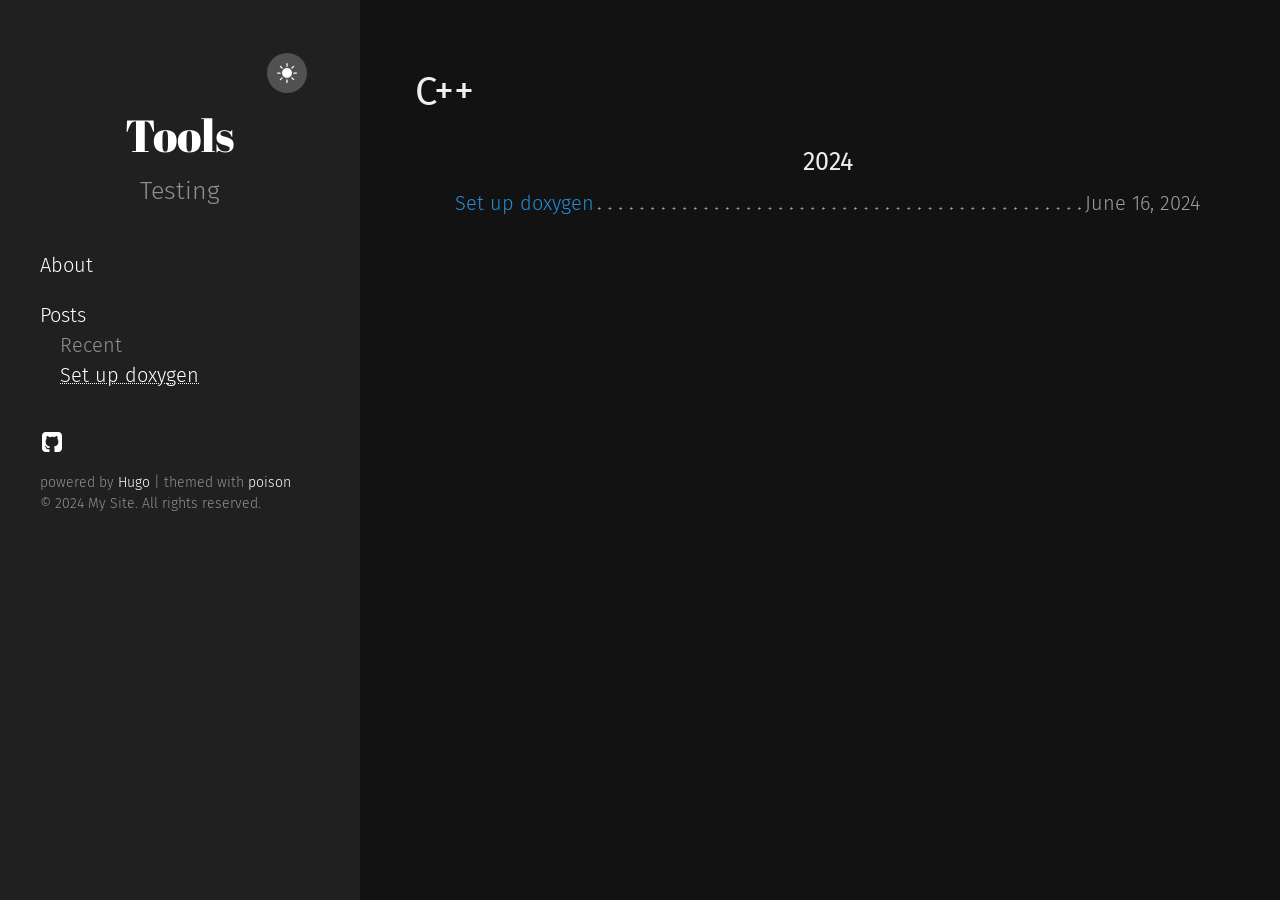
<file: tags/c++/index.html>
<!DOCTYPE html>
<html xmlns="http://www.w3.org/1999/xhtml" xml:lang="en-us" lang="en-us">
<head>
    










    







<script defer language="javascript" type="text/javascript" src="/js/bundle.min.cbcd24d8731b2aea4f1fef1db2519a78fa4d97baf0a2241b1d0b9759cb5d5acc.js"></script>





  



    
    <meta http-equiv="content-type" content="text/html; charset=utf-8">

    
    <meta name="viewport" content="width=device-width, initial-scale=1.0">

    
    <link rel="icon" href=/favicon.png>

    
    





  






<!-- Open Graph image and Twitter Card metadata -->

<title itemprop="name">My Site</title>
<meta property="og:title" content=My&#32;Site />
<meta name="twitter:title" content=My&#32;Site />
<meta itemprop="name" content=My&#32;Site />
<meta name="application-name" content=My&#32;Site />
<meta property="og:site_name" content="My Site" />


<meta name="description" content="" />
<meta itemprop="description" content="" />
<meta property="og:description" content="" />
<meta name="twitter:description" content="" />


<base href="/tags/c&#43;&#43;/" />
<link rel="canonical" href="/tags/c&#43;&#43;/" itemprop="url" />
<meta name="url" content="/tags/c&#43;&#43;/" />
<meta name="twitter:url" content="/tags/c&#43;&#43;/" />
<meta property="og:url" content="/tags/c&#43;&#43;/" />


<meta property="og:updated_time" content="2024-06-16T00:34:40&#43;05:30" />


<link rel="sitemap" type="application/xml" title="Sitemap" href='/sitemap.xml' />
<link href="/tags/c++/index.xml" rel="alternate" type="application/rss+xml" title="My Site" />

<meta name="robots" content="index,follow" />
<meta name="googlebot" content="index,follow" />


<meta name="twitter:site" content="" />
<meta name="twitter:creator" content="" />
<meta property="fb:admins" content="" />


<meta name="apple-mobile-web-app-title" content="My Site" />
<meta name="apple-mobile-web-app-capable" content="yes" />
<meta name="apple-mobile-web-app-status-bar-style" content="black" />






<meta name="generator" content="Hugo 0.127.0">


    
    

<link type="text/css" rel="stylesheet" href="/css/bundle.min.94a339836f89f0d25f31980cb6b0631da21e20af128308747ce44e0525eb16ef.css">


    
    <style>
    body {
        --sidebar-bg-color: #202020;
        --sidebar-img-border-color: #515151;
        --sidebar-p-color: #909090;
        --sidebar-h1-color: #FFF;
        --sidebar-a-color: #FFF;
        --sidebar-socials-color: #FFF;
        --text-color: #222;
        --bkg-color: #FAF9F6;
        --post-title-color: #303030;
        --list-color: #5A5A5A;
        --link-color: #268BD2;
        --date-color: #515151;
        --table-border-color: #E5E5E5;
        --table-stripe-color: #F9F9F9;
        --code-color: #000;
        --code-background-color: #E5E5E5;
        --code-block-color: #FFF;
        --code-block-background-color: #272822;
        --moon-sun-color: #FFF;
        --moon-sun-background-color: #515151;
    }
    body.dark-theme {
        --text-color: #EEE;
        --bkg-color: #121212;
        --post-title-color: #DBE2E9;
        --list-color: #9D9D9D;
        --link-color: #268BD2;
        --date-color: #9A9A9A;
        --table-border-color: #515151;
        --table-stripe-color: #202020;
        --code-color: #FFF;
        --code-background-color: #515151;
        --code-block-color: #FFF;
        --code-block-background-color: #272822;
    }
    body {
        background-color: var(--bkg-color);
    }
</style>

</head>

    <body class="dark-theme">
        <div class="wrapper">
            <aside class="sidebar">
    <div class="container sidebar-sticky">
        <div class="light-dark" align="right">
    <button class="btn-light-dark" title="Toggle light/dark mode">
        <svg class="moon" xmlns="http://www.w3.org/2000/svg" width="1em" height="1em" viewBox="0 0 16 16">
            <path fill="currentColor" d="M6 .278a.768.768 0 0 1 .08.858a7.208 7.208 0 0 0-.878 3.46c0 4.021 3.278 7.277 7.318 7.277c.527 0 1.04-.055 1.533-.16a.787.787 0 0 1 .81.316a.733.733 0 0 1-.031.893A8.349 8.349 0 0 1 8.344 16C3.734 16 0 12.286 0 7.71C0 4.266 2.114 1.312 5.124.06A.752.752 0 0 1 6 .278z"/>
        </svg>
        <svg class="sun" xmlns="http://www.w3.org/2000/svg" width="1em" height="1em" viewBox="0 0 16 16">
            <path fill="currentColor" d="M8 12a4 4 0 1 0 0-8a4 4 0 0 0 0 8zM8 0a.5.5 0 0 1 .5.5v2a.5.5 0 0 1-1 0v-2A.5.5 0 0 1 8 0zm0 13a.5.5 0 0 1 .5.5v2a.5.5 0 0 1-1 0v-2A.5.5 0 0 1 8 13zm8-5a.5.5 0 0 1-.5.5h-2a.5.5 0 0 1 0-1h2a.5.5 0 0 1 .5.5zM3 8a.5.5 0 0 1-.5.5h-2a.5.5 0 0 1 0-1h2A.5.5 0 0 1 3 8zm10.657-5.657a.5.5 0 0 1 0 .707l-1.414 1.415a.5.5 0 1 1-.707-.708l1.414-1.414a.5.5 0 0 1 .707 0zm-9.193 9.193a.5.5 0 0 1 0 .707L3.05 13.657a.5.5 0 0 1-.707-.707l1.414-1.414a.5.5 0 0 1 .707 0zm9.193 2.121a.5.5 0 0 1-.707 0l-1.414-1.414a.5.5 0 0 1 .707-.707l1.414 1.414a.5.5 0 0 1 0 .707zM4.464 4.465a.5.5 0 0 1-.707 0L2.343 3.05a.5.5 0 1 1 .707-.707l1.414 1.414a.5.5 0 0 1 0 .708z"/>
        </svg>
    </button>
</div>

        <div class="sidebar-about">
    <h1 class="brand">
        
        
            <a href="/">
                <h1>Tools</h1>
            </a>
        
    </h1>
    <p class="lead">
    Testing
    </p>
</div>

        <nav>
    <ul class="sidebar-nav">

        
        
        
        
            

            
                
                
                    <li class="heading">
                        <a href="/about/">About</a>
                    </li>
                    
                
            
                
                
            
            
                
                
                        
                
            
                
                
                        
                
                        
                
                        
                
            
        
        
            

            
                
                
            
                
                
                    <li class="heading">
                        <a href="/posts/">Posts</a>
                    </li>
                    
                        <li class="sub-heading">
                            Recent
                        </li>
                        
                            <li class="bullet">
                                <a href="/posts/guide_to_doxygen_01/">Set up doxygen</a>
                            </li>
                        
                    
                
            
            
                
                
                        
                
            
                
                
                        
                
                        
                
                        
                
            
        
        
            

            
                
                
            
                
                
            
            
                
                
                        
                
            
                
                
                        
                
                        
                
                        
                
            
        

    </ul>
</nav>

        
    <a target="_blank" class="social" title="GitHub" href="https://github.com/debojitkumardas">
        <svg xmlns="http://www.w3.org/2000/svg" width="1.2em" height="1.2em" viewBox="-2 -2 24 24">
            <path fill="currentColor" d="M18.88 1.099C18.147.366 17.265 0 16.233 0H3.746C2.714 0 1.832.366 1.099 1.099C.366 1.832 0 2.714 0 3.746v12.487c0 1.032.366 1.914 1.099 2.647c.733.733 1.615 1.099 2.647 1.099H6.66c.19 0 .333-.007.429-.02a.504.504 0 0 0 .286-.169c.095-.1.143-.245.143-.435l-.007-.885c-.004-.564-.006-1.01-.006-1.34l-.3.052c-.19.035-.43.05-.721.046a5.555 5.555 0 0 1-.904-.091a2.026 2.026 0 0 1-.872-.39a1.651 1.651 0 0 1-.572-.8l-.13-.3a3.25 3.25 0 0 0-.41-.663c-.186-.243-.375-.407-.566-.494l-.09-.065a.956.956 0 0 1-.17-.156a.723.723 0 0 1-.117-.182c-.026-.061-.004-.111.065-.15c.07-.04.195-.059.378-.059l.26.04c.173.034.388.138.643.311a2.1 2.1 0 0 1 .631.677c.2.355.44.626.722.813c.282.186.566.28.852.28c.286 0 .533-.022.742-.065a2.59 2.59 0 0 0 .585-.196c.078-.58.29-1.028.637-1.34a8.907 8.907 0 0 1-1.333-.234a5.314 5.314 0 0 1-1.223-.507a3.5 3.5 0 0 1-1.047-.872c-.277-.347-.505-.802-.683-1.365c-.177-.564-.266-1.215-.266-1.952c0-1.049.342-1.942 1.027-2.68c-.32-.788-.29-1.673.091-2.652c.252-.079.625-.02 1.119.175c.494.195.856.362 1.086.5c.23.14.414.257.553.352a9.233 9.233 0 0 1 2.497-.338c.859 0 1.691.113 2.498.338l.494-.312a6.997 6.997 0 0 1 1.197-.572c.46-.174.81-.221 1.054-.143c.39.98.424 1.864.103 2.653c.685.737 1.028 1.63 1.028 2.68c0 .737-.089 1.39-.267 1.957c-.177.568-.407 1.023-.689 1.366a3.65 3.65 0 0 1-1.053.865c-.42.234-.828.403-1.223.507a8.9 8.9 0 0 1-1.333.235c.45.39.676 1.005.676 1.846v3.11c0 .147.021.266.065.357a.36.36 0 0 0 .208.189c.096.034.18.056.254.064c.074.01.18.013.318.013h2.914c1.032 0 1.914-.366 2.647-1.099c.732-.732 1.099-1.615 1.099-2.647V3.746c0-1.032-.367-1.914-1.1-2.647z"/>
        </svg>
    </a>

















        <p class="footnote">
powered by <a target="_blank" href="https://gohugo.io">Hugo</a> | themed with <a target="_blank" href="https://github.com/lukeorth/poison">poison</a>
    <br>
    &copy; 2024 My Site. All rights reserved.
</p>

  </div>
</aside>

            <main class="content container">
                <h1 class="title">C&#43;&#43;</h1>
<ul class="entries">
    
        <h3 style="text-align: center;">2024</h3>
        
            <li>
                <span class="title">
                    <a href="/posts/guide_to_doxygen_01/">Set up doxygen</a>
                </span>
                <span class="published">
                    <time class="pull-right post-list">June 16, 2024</time>
                </span>
            </li>
        
    
</ul>

            </main>
            
        </div>
    </body>
</html>
</file>
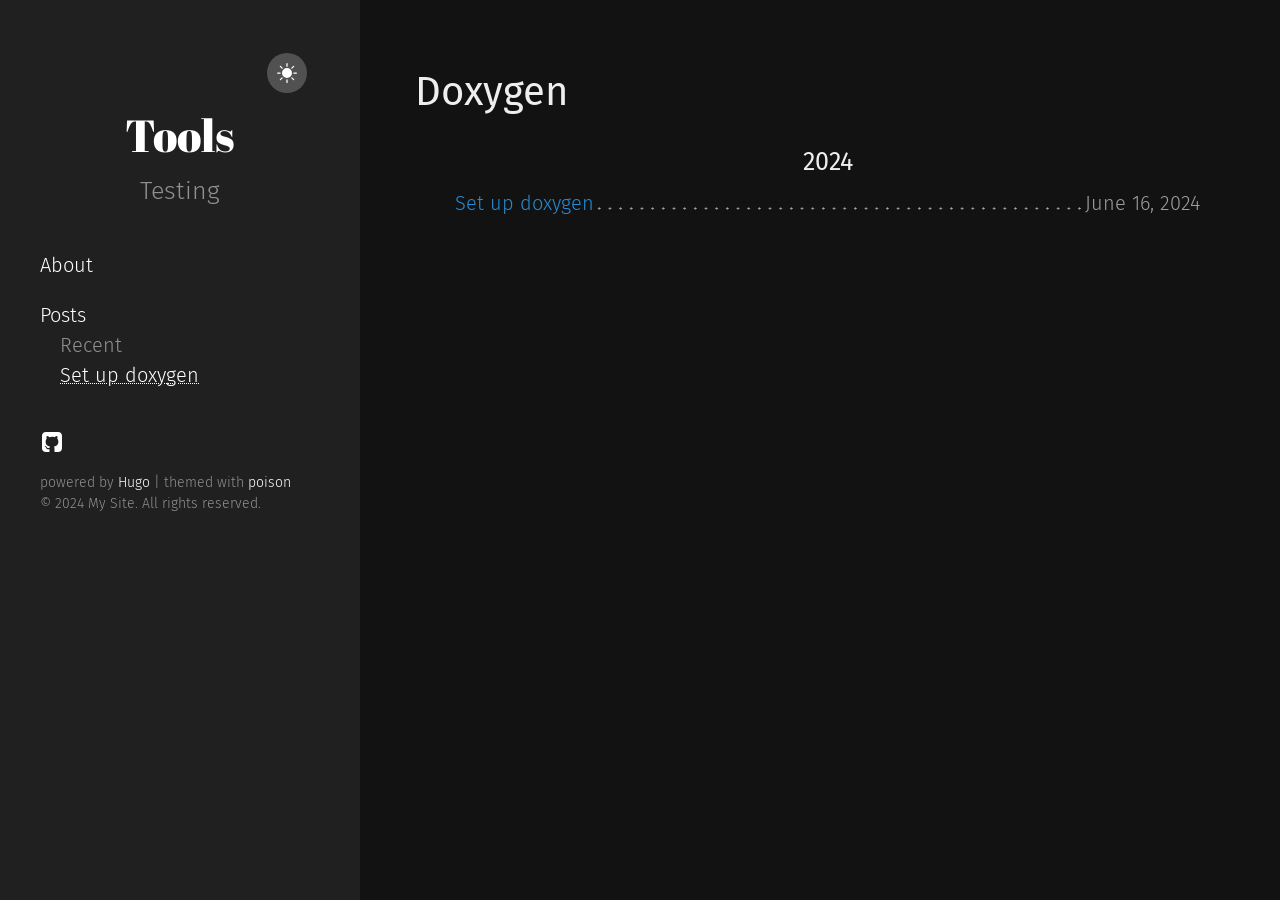
<file: tags/doxygen/index.html>
<!DOCTYPE html>
<html xmlns="http://www.w3.org/1999/xhtml" xml:lang="en-us" lang="en-us">
<head>
    










    







<script defer language="javascript" type="text/javascript" src="/js/bundle.min.cbcd24d8731b2aea4f1fef1db2519a78fa4d97baf0a2241b1d0b9759cb5d5acc.js"></script>





  



    
    <meta http-equiv="content-type" content="text/html; charset=utf-8">

    
    <meta name="viewport" content="width=device-width, initial-scale=1.0">

    
    <link rel="icon" href=/favicon.png>

    
    





  






<!-- Open Graph image and Twitter Card metadata -->

<title itemprop="name">My Site</title>
<meta property="og:title" content=My&#32;Site />
<meta name="twitter:title" content=My&#32;Site />
<meta itemprop="name" content=My&#32;Site />
<meta name="application-name" content=My&#32;Site />
<meta property="og:site_name" content="My Site" />


<meta name="description" content="" />
<meta itemprop="description" content="" />
<meta property="og:description" content="" />
<meta name="twitter:description" content="" />


<base href="/tags/doxygen/" />
<link rel="canonical" href="/tags/doxygen/" itemprop="url" />
<meta name="url" content="/tags/doxygen/" />
<meta name="twitter:url" content="/tags/doxygen/" />
<meta property="og:url" content="/tags/doxygen/" />


<meta property="og:updated_time" content="2024-06-16T00:34:40&#43;05:30" />


<link rel="sitemap" type="application/xml" title="Sitemap" href='/sitemap.xml' />
<link href="/tags/doxygen/index.xml" rel="alternate" type="application/rss+xml" title="My Site" />

<meta name="robots" content="index,follow" />
<meta name="googlebot" content="index,follow" />


<meta name="twitter:site" content="" />
<meta name="twitter:creator" content="" />
<meta property="fb:admins" content="" />


<meta name="apple-mobile-web-app-title" content="My Site" />
<meta name="apple-mobile-web-app-capable" content="yes" />
<meta name="apple-mobile-web-app-status-bar-style" content="black" />






<meta name="generator" content="Hugo 0.127.0">


    
    

<link type="text/css" rel="stylesheet" href="/css/bundle.min.94a339836f89f0d25f31980cb6b0631da21e20af128308747ce44e0525eb16ef.css">


    
    <style>
    body {
        --sidebar-bg-color: #202020;
        --sidebar-img-border-color: #515151;
        --sidebar-p-color: #909090;
        --sidebar-h1-color: #FFF;
        --sidebar-a-color: #FFF;
        --sidebar-socials-color: #FFF;
        --text-color: #222;
        --bkg-color: #FAF9F6;
        --post-title-color: #303030;
        --list-color: #5A5A5A;
        --link-color: #268BD2;
        --date-color: #515151;
        --table-border-color: #E5E5E5;
        --table-stripe-color: #F9F9F9;
        --code-color: #000;
        --code-background-color: #E5E5E5;
        --code-block-color: #FFF;
        --code-block-background-color: #272822;
        --moon-sun-color: #FFF;
        --moon-sun-background-color: #515151;
    }
    body.dark-theme {
        --text-color: #EEE;
        --bkg-color: #121212;
        --post-title-color: #DBE2E9;
        --list-color: #9D9D9D;
        --link-color: #268BD2;
        --date-color: #9A9A9A;
        --table-border-color: #515151;
        --table-stripe-color: #202020;
        --code-color: #FFF;
        --code-background-color: #515151;
        --code-block-color: #FFF;
        --code-block-background-color: #272822;
    }
    body {
        background-color: var(--bkg-color);
    }
</style>

</head>

    <body class="dark-theme">
        <div class="wrapper">
            <aside class="sidebar">
    <div class="container sidebar-sticky">
        <div class="light-dark" align="right">
    <button class="btn-light-dark" title="Toggle light/dark mode">
        <svg class="moon" xmlns="http://www.w3.org/2000/svg" width="1em" height="1em" viewBox="0 0 16 16">
            <path fill="currentColor" d="M6 .278a.768.768 0 0 1 .08.858a7.208 7.208 0 0 0-.878 3.46c0 4.021 3.278 7.277 7.318 7.277c.527 0 1.04-.055 1.533-.16a.787.787 0 0 1 .81.316a.733.733 0 0 1-.031.893A8.349 8.349 0 0 1 8.344 16C3.734 16 0 12.286 0 7.71C0 4.266 2.114 1.312 5.124.06A.752.752 0 0 1 6 .278z"/>
        </svg>
        <svg class="sun" xmlns="http://www.w3.org/2000/svg" width="1em" height="1em" viewBox="0 0 16 16">
            <path fill="currentColor" d="M8 12a4 4 0 1 0 0-8a4 4 0 0 0 0 8zM8 0a.5.5 0 0 1 .5.5v2a.5.5 0 0 1-1 0v-2A.5.5 0 0 1 8 0zm0 13a.5.5 0 0 1 .5.5v2a.5.5 0 0 1-1 0v-2A.5.5 0 0 1 8 13zm8-5a.5.5 0 0 1-.5.5h-2a.5.5 0 0 1 0-1h2a.5.5 0 0 1 .5.5zM3 8a.5.5 0 0 1-.5.5h-2a.5.5 0 0 1 0-1h2A.5.5 0 0 1 3 8zm10.657-5.657a.5.5 0 0 1 0 .707l-1.414 1.415a.5.5 0 1 1-.707-.708l1.414-1.414a.5.5 0 0 1 .707 0zm-9.193 9.193a.5.5 0 0 1 0 .707L3.05 13.657a.5.5 0 0 1-.707-.707l1.414-1.414a.5.5 0 0 1 .707 0zm9.193 2.121a.5.5 0 0 1-.707 0l-1.414-1.414a.5.5 0 0 1 .707-.707l1.414 1.414a.5.5 0 0 1 0 .707zM4.464 4.465a.5.5 0 0 1-.707 0L2.343 3.05a.5.5 0 1 1 .707-.707l1.414 1.414a.5.5 0 0 1 0 .708z"/>
        </svg>
    </button>
</div>

        <div class="sidebar-about">
    <h1 class="brand">
        
        
            <a href="/">
                <h1>Tools</h1>
            </a>
        
    </h1>
    <p class="lead">
    Testing
    </p>
</div>

        <nav>
    <ul class="sidebar-nav">

        
        
        
        
            

            
                
                
                    <li class="heading">
                        <a href="/about/">About</a>
                    </li>
                    
                
            
                
                
            
            
                
                
                        
                
            
                
                
                        
                
                        
                
                        
                
            
        
        
            

            
                
                
            
                
                
                    <li class="heading">
                        <a href="/posts/">Posts</a>
                    </li>
                    
                        <li class="sub-heading">
                            Recent
                        </li>
                        
                            <li class="bullet">
                                <a href="/posts/guide_to_doxygen_01/">Set up doxygen</a>
                            </li>
                        
                    
                
            
            
                
                
                        
                
            
                
                
                        
                
                        
                
                        
                
            
        
        
            

            
                
                
            
                
                
            
            
                
                
                        
                
            
                
                
                        
                
                        
                
                        
                
            
        

    </ul>
</nav>

        
    <a target="_blank" class="social" title="GitHub" href="https://github.com/debojitkumardas">
        <svg xmlns="http://www.w3.org/2000/svg" width="1.2em" height="1.2em" viewBox="-2 -2 24 24">
            <path fill="currentColor" d="M18.88 1.099C18.147.366 17.265 0 16.233 0H3.746C2.714 0 1.832.366 1.099 1.099C.366 1.832 0 2.714 0 3.746v12.487c0 1.032.366 1.914 1.099 2.647c.733.733 1.615 1.099 2.647 1.099H6.66c.19 0 .333-.007.429-.02a.504.504 0 0 0 .286-.169c.095-.1.143-.245.143-.435l-.007-.885c-.004-.564-.006-1.01-.006-1.34l-.3.052c-.19.035-.43.05-.721.046a5.555 5.555 0 0 1-.904-.091a2.026 2.026 0 0 1-.872-.39a1.651 1.651 0 0 1-.572-.8l-.13-.3a3.25 3.25 0 0 0-.41-.663c-.186-.243-.375-.407-.566-.494l-.09-.065a.956.956 0 0 1-.17-.156a.723.723 0 0 1-.117-.182c-.026-.061-.004-.111.065-.15c.07-.04.195-.059.378-.059l.26.04c.173.034.388.138.643.311a2.1 2.1 0 0 1 .631.677c.2.355.44.626.722.813c.282.186.566.28.852.28c.286 0 .533-.022.742-.065a2.59 2.59 0 0 0 .585-.196c.078-.58.29-1.028.637-1.34a8.907 8.907 0 0 1-1.333-.234a5.314 5.314 0 0 1-1.223-.507a3.5 3.5 0 0 1-1.047-.872c-.277-.347-.505-.802-.683-1.365c-.177-.564-.266-1.215-.266-1.952c0-1.049.342-1.942 1.027-2.68c-.32-.788-.29-1.673.091-2.652c.252-.079.625-.02 1.119.175c.494.195.856.362 1.086.5c.23.14.414.257.553.352a9.233 9.233 0 0 1 2.497-.338c.859 0 1.691.113 2.498.338l.494-.312a6.997 6.997 0 0 1 1.197-.572c.46-.174.81-.221 1.054-.143c.39.98.424 1.864.103 2.653c.685.737 1.028 1.63 1.028 2.68c0 .737-.089 1.39-.267 1.957c-.177.568-.407 1.023-.689 1.366a3.65 3.65 0 0 1-1.053.865c-.42.234-.828.403-1.223.507a8.9 8.9 0 0 1-1.333.235c.45.39.676 1.005.676 1.846v3.11c0 .147.021.266.065.357a.36.36 0 0 0 .208.189c.096.034.18.056.254.064c.074.01.18.013.318.013h2.914c1.032 0 1.914-.366 2.647-1.099c.732-.732 1.099-1.615 1.099-2.647V3.746c0-1.032-.367-1.914-1.1-2.647z"/>
        </svg>
    </a>

















        <p class="footnote">
powered by <a target="_blank" href="https://gohugo.io">Hugo</a> | themed with <a target="_blank" href="https://github.com/lukeorth/poison">poison</a>
    <br>
    &copy; 2024 My Site. All rights reserved.
</p>

  </div>
</aside>

            <main class="content container">
                <h1 class="title">Doxygen</h1>
<ul class="entries">
    
        <h3 style="text-align: center;">2024</h3>
        
            <li>
                <span class="title">
                    <a href="/posts/guide_to_doxygen_01/">Set up doxygen</a>
                </span>
                <span class="published">
                    <time class="pull-right post-list">June 16, 2024</time>
                </span>
            </li>
        
    
</ul>

            </main>
            
        </div>
    </body>
</html>
</file>
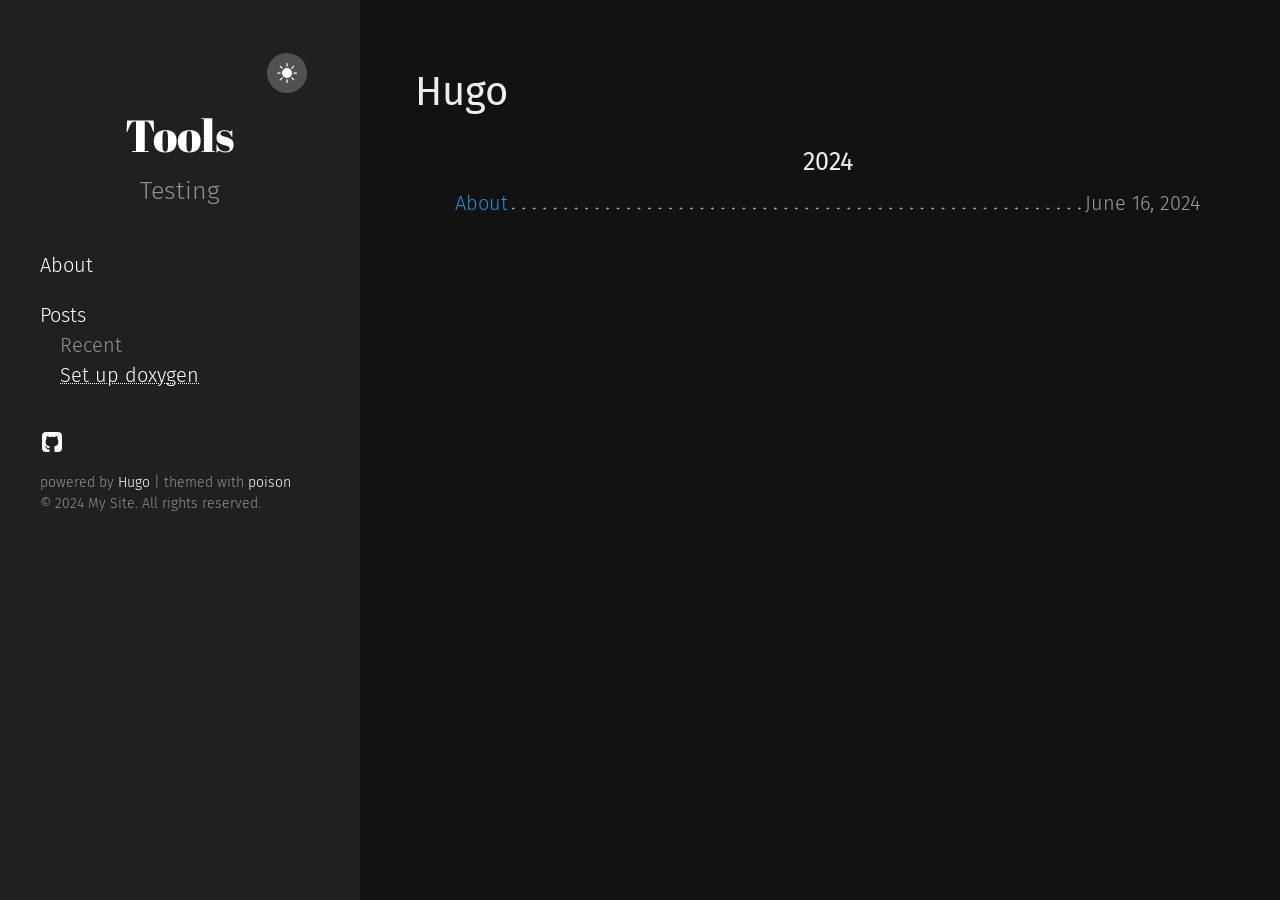
<file: tags/hugo/index.html>
<!DOCTYPE html>
<html xmlns="http://www.w3.org/1999/xhtml" xml:lang="en-us" lang="en-us">
<head>
    










    







<script defer language="javascript" type="text/javascript" src="/js/bundle.min.cbcd24d8731b2aea4f1fef1db2519a78fa4d97baf0a2241b1d0b9759cb5d5acc.js"></script>





  



    
    <meta http-equiv="content-type" content="text/html; charset=utf-8">

    
    <meta name="viewport" content="width=device-width, initial-scale=1.0">

    
    <link rel="icon" href=/favicon.png>

    
    





  






<!-- Open Graph image and Twitter Card metadata -->

<title itemprop="name">My Site</title>
<meta property="og:title" content=My&#32;Site />
<meta name="twitter:title" content=My&#32;Site />
<meta itemprop="name" content=My&#32;Site />
<meta name="application-name" content=My&#32;Site />
<meta property="og:site_name" content="My Site" />


<meta name="description" content="" />
<meta itemprop="description" content="" />
<meta property="og:description" content="" />
<meta name="twitter:description" content="" />


<base href="/tags/hugo/" />
<link rel="canonical" href="/tags/hugo/" itemprop="url" />
<meta name="url" content="/tags/hugo/" />
<meta name="twitter:url" content="/tags/hugo/" />
<meta property="og:url" content="/tags/hugo/" />


<meta property="og:updated_time" content="2024-06-16T00:34:31&#43;05:30" />


<link rel="sitemap" type="application/xml" title="Sitemap" href='/sitemap.xml' />
<link href="/tags/hugo/index.xml" rel="alternate" type="application/rss+xml" title="My Site" />

<meta name="robots" content="index,follow" />
<meta name="googlebot" content="index,follow" />


<meta name="twitter:site" content="" />
<meta name="twitter:creator" content="" />
<meta property="fb:admins" content="" />


<meta name="apple-mobile-web-app-title" content="My Site" />
<meta name="apple-mobile-web-app-capable" content="yes" />
<meta name="apple-mobile-web-app-status-bar-style" content="black" />






<meta name="generator" content="Hugo 0.127.0">


    
    

<link type="text/css" rel="stylesheet" href="/css/bundle.min.94a339836f89f0d25f31980cb6b0631da21e20af128308747ce44e0525eb16ef.css">


    
    <style>
    body {
        --sidebar-bg-color: #202020;
        --sidebar-img-border-color: #515151;
        --sidebar-p-color: #909090;
        --sidebar-h1-color: #FFF;
        --sidebar-a-color: #FFF;
        --sidebar-socials-color: #FFF;
        --text-color: #222;
        --bkg-color: #FAF9F6;
        --post-title-color: #303030;
        --list-color: #5A5A5A;
        --link-color: #268BD2;
        --date-color: #515151;
        --table-border-color: #E5E5E5;
        --table-stripe-color: #F9F9F9;
        --code-color: #000;
        --code-background-color: #E5E5E5;
        --code-block-color: #FFF;
        --code-block-background-color: #272822;
        --moon-sun-color: #FFF;
        --moon-sun-background-color: #515151;
    }
    body.dark-theme {
        --text-color: #EEE;
        --bkg-color: #121212;
        --post-title-color: #DBE2E9;
        --list-color: #9D9D9D;
        --link-color: #268BD2;
        --date-color: #9A9A9A;
        --table-border-color: #515151;
        --table-stripe-color: #202020;
        --code-color: #FFF;
        --code-background-color: #515151;
        --code-block-color: #FFF;
        --code-block-background-color: #272822;
    }
    body {
        background-color: var(--bkg-color);
    }
</style>

</head>

    <body class="dark-theme">
        <div class="wrapper">
            <aside class="sidebar">
    <div class="container sidebar-sticky">
        <div class="light-dark" align="right">
    <button class="btn-light-dark" title="Toggle light/dark mode">
        <svg class="moon" xmlns="http://www.w3.org/2000/svg" width="1em" height="1em" viewBox="0 0 16 16">
            <path fill="currentColor" d="M6 .278a.768.768 0 0 1 .08.858a7.208 7.208 0 0 0-.878 3.46c0 4.021 3.278 7.277 7.318 7.277c.527 0 1.04-.055 1.533-.16a.787.787 0 0 1 .81.316a.733.733 0 0 1-.031.893A8.349 8.349 0 0 1 8.344 16C3.734 16 0 12.286 0 7.71C0 4.266 2.114 1.312 5.124.06A.752.752 0 0 1 6 .278z"/>
        </svg>
        <svg class="sun" xmlns="http://www.w3.org/2000/svg" width="1em" height="1em" viewBox="0 0 16 16">
            <path fill="currentColor" d="M8 12a4 4 0 1 0 0-8a4 4 0 0 0 0 8zM8 0a.5.5 0 0 1 .5.5v2a.5.5 0 0 1-1 0v-2A.5.5 0 0 1 8 0zm0 13a.5.5 0 0 1 .5.5v2a.5.5 0 0 1-1 0v-2A.5.5 0 0 1 8 13zm8-5a.5.5 0 0 1-.5.5h-2a.5.5 0 0 1 0-1h2a.5.5 0 0 1 .5.5zM3 8a.5.5 0 0 1-.5.5h-2a.5.5 0 0 1 0-1h2A.5.5 0 0 1 3 8zm10.657-5.657a.5.5 0 0 1 0 .707l-1.414 1.415a.5.5 0 1 1-.707-.708l1.414-1.414a.5.5 0 0 1 .707 0zm-9.193 9.193a.5.5 0 0 1 0 .707L3.05 13.657a.5.5 0 0 1-.707-.707l1.414-1.414a.5.5 0 0 1 .707 0zm9.193 2.121a.5.5 0 0 1-.707 0l-1.414-1.414a.5.5 0 0 1 .707-.707l1.414 1.414a.5.5 0 0 1 0 .707zM4.464 4.465a.5.5 0 0 1-.707 0L2.343 3.05a.5.5 0 1 1 .707-.707l1.414 1.414a.5.5 0 0 1 0 .708z"/>
        </svg>
    </button>
</div>

        <div class="sidebar-about">
    <h1 class="brand">
        
        
            <a href="/">
                <h1>Tools</h1>
            </a>
        
    </h1>
    <p class="lead">
    Testing
    </p>
</div>

        <nav>
    <ul class="sidebar-nav">

        
        
        
        
            

            
                
                
                    <li class="heading">
                        <a href="/about/">About</a>
                    </li>
                    
                
            
                
                
            
            
                
                
                        
                
            
                
                
                        
                
                        
                
                        
                
            
        
        
            

            
                
                
            
                
                
                    <li class="heading">
                        <a href="/posts/">Posts</a>
                    </li>
                    
                        <li class="sub-heading">
                            Recent
                        </li>
                        
                            <li class="bullet">
                                <a href="/posts/guide_to_doxygen_01/">Set up doxygen</a>
                            </li>
                        
                    
                
            
            
                
                
                        
                
            
                
                
                        
                
                        
                
                        
                
            
        
        
            

            
                
                
            
                
                
            
            
                
                
                        
                
            
                
                
                        
                
                        
                
                        
                
            
        

    </ul>
</nav>

        
    <a target="_blank" class="social" title="GitHub" href="https://github.com/debojitkumardas">
        <svg xmlns="http://www.w3.org/2000/svg" width="1.2em" height="1.2em" viewBox="-2 -2 24 24">
            <path fill="currentColor" d="M18.88 1.099C18.147.366 17.265 0 16.233 0H3.746C2.714 0 1.832.366 1.099 1.099C.366 1.832 0 2.714 0 3.746v12.487c0 1.032.366 1.914 1.099 2.647c.733.733 1.615 1.099 2.647 1.099H6.66c.19 0 .333-.007.429-.02a.504.504 0 0 0 .286-.169c.095-.1.143-.245.143-.435l-.007-.885c-.004-.564-.006-1.01-.006-1.34l-.3.052c-.19.035-.43.05-.721.046a5.555 5.555 0 0 1-.904-.091a2.026 2.026 0 0 1-.872-.39a1.651 1.651 0 0 1-.572-.8l-.13-.3a3.25 3.25 0 0 0-.41-.663c-.186-.243-.375-.407-.566-.494l-.09-.065a.956.956 0 0 1-.17-.156a.723.723 0 0 1-.117-.182c-.026-.061-.004-.111.065-.15c.07-.04.195-.059.378-.059l.26.04c.173.034.388.138.643.311a2.1 2.1 0 0 1 .631.677c.2.355.44.626.722.813c.282.186.566.28.852.28c.286 0 .533-.022.742-.065a2.59 2.59 0 0 0 .585-.196c.078-.58.29-1.028.637-1.34a8.907 8.907 0 0 1-1.333-.234a5.314 5.314 0 0 1-1.223-.507a3.5 3.5 0 0 1-1.047-.872c-.277-.347-.505-.802-.683-1.365c-.177-.564-.266-1.215-.266-1.952c0-1.049.342-1.942 1.027-2.68c-.32-.788-.29-1.673.091-2.652c.252-.079.625-.02 1.119.175c.494.195.856.362 1.086.5c.23.14.414.257.553.352a9.233 9.233 0 0 1 2.497-.338c.859 0 1.691.113 2.498.338l.494-.312a6.997 6.997 0 0 1 1.197-.572c.46-.174.81-.221 1.054-.143c.39.98.424 1.864.103 2.653c.685.737 1.028 1.63 1.028 2.68c0 .737-.089 1.39-.267 1.957c-.177.568-.407 1.023-.689 1.366a3.65 3.65 0 0 1-1.053.865c-.42.234-.828.403-1.223.507a8.9 8.9 0 0 1-1.333.235c.45.39.676 1.005.676 1.846v3.11c0 .147.021.266.065.357a.36.36 0 0 0 .208.189c.096.034.18.056.254.064c.074.01.18.013.318.013h2.914c1.032 0 1.914-.366 2.647-1.099c.732-.732 1.099-1.615 1.099-2.647V3.746c0-1.032-.367-1.914-1.1-2.647z"/>
        </svg>
    </a>

















        <p class="footnote">
powered by <a target="_blank" href="https://gohugo.io">Hugo</a> | themed with <a target="_blank" href="https://github.com/lukeorth/poison">poison</a>
    <br>
    &copy; 2024 My Site. All rights reserved.
</p>

  </div>
</aside>

            <main class="content container">
                <h1 class="title">Hugo</h1>
<ul class="entries">
    
        <h3 style="text-align: center;">2024</h3>
        
            <li>
                <span class="title">
                    <a href="/about/about/">About</a>
                </span>
                <span class="published">
                    <time class="pull-right post-list">June 16, 2024</time>
                </span>
            </li>
        
    
</ul>

            </main>
            
        </div>
    </body>
</html>
</file>
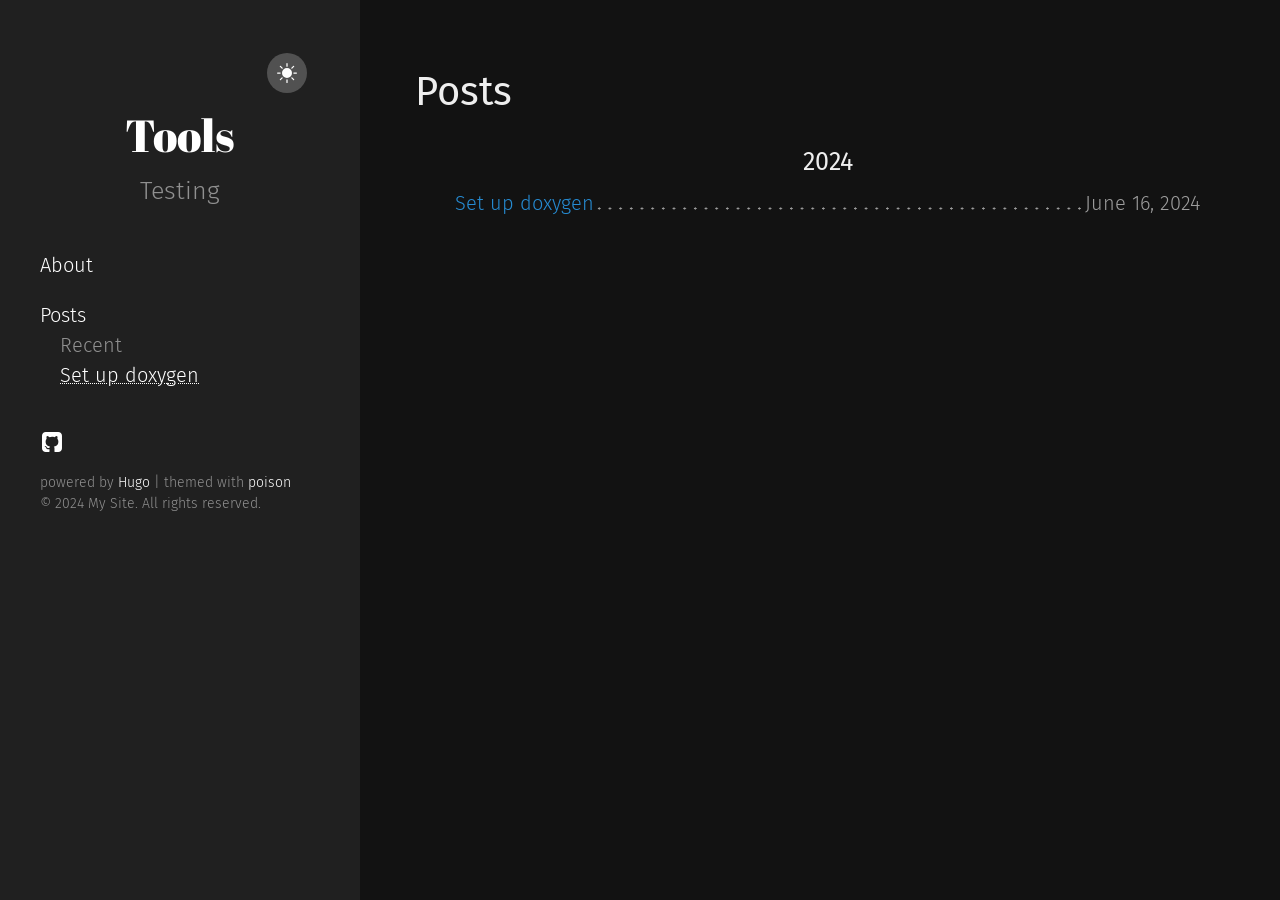
<file: posts/page/1/index.html>
<!DOCTYPE html>
<html lang="en-us">
  <head>
    <title>/posts/</title>
    <link rel="canonical" href="/posts/">
    <meta name="robots" content="noindex">
    <meta charset="utf-8">
    <meta http-equiv="refresh" content="0; url=/posts/">
  </head>
</html>
</file>
<file: css/bundle.min.94a339836f89f0d25f31980cb6b0631da21e20af128308747ce44e0525eb16ef.css>
*{-webkit-box-sizing:border-box;-moz-box-sizing:border-box;box-sizing:border-box}html,body{margin:0;padding:0}html{font-family:helvetica neue,Helvetica,Arial,sans-serif;font-size:16px;line-height:1.5}@media(min-width:38em){html{font-size:20px}}body{color:#515151;-webkit-text-size-adjust:100%;-ms-text-size-adjust:100%}a{color:var(--link-color);text-decoration:none}a:hover,a:focus{text-decoration:underline}h1,h2,h3,h4,h5,h6{margin-bottom:.5rem;font-weight:400;line-height:1.25;color:#313131;text-rendering:optimizeLegibility}h1{font-size:2rem}h2{margin-top:1rem;font-size:1.5rem}h3{margin-top:1.5rem;font-size:1.25rem}h4,h5,h6{margin-top:1rem;font-size:1rem}p{margin-top:0;margin-bottom:1rem}strong{color:#303030}ul,ol,dl{margin-top:0;margin-bottom:1rem}dt{font-weight:700}dd{margin-bottom:.5rem}hr{position:relative;margin:1.5rem 0;border:0;border-top:2px solid #ccc;border-bottom:1px solid #fff}abbr{font-size:85%;font-weight:700;color:#555;text-transform:uppercase}abbr[title]{cursor:help;border-bottom:1px dotted #e5e5e5}code,pre{font-family:Menlo,Monaco,courier new,monospace}code{padding:.25em .5em;font-size:85%;color:#bf616a;background-color:#f9f9f9;border-radius:3px}pre{display:block;margin-top:0;margin-bottom:1rem;padding:1rem;font-size:.8rem;line-height:1.4;white-space:pre;white-space:pre-wrap;word-break:break-all;word-wrap:break-word;background-color:#f9f9f9}pre code{padding:0;font-size:100%;color:inherit;background-color:transparent}.highlight{margin-bottom:1rem;border-radius:4px}.highlight pre{margin-bottom:0}blockquote{padding:.5rem 1rem;margin:.8rem 0;color:#7a7a7a;border-left:.25rem solid #e5e5e5}blockquote p:last-child{margin-bottom:0}@media(min-width:30em){blockquote{padding-right:5rem;padding-left:1.25rem}.container{margin-right:auto}}img{display:block;margin:0 0 1rem;border-radius:5px;max-width:100%;height:auto}.lead{font-size:1.25rem;font-weight:300}.message{margin-bottom:1rem;padding:1rem;color:#717171;background-color:#f9f9f9}.container{max-width:38rem;padding-left:1rem;padding-right:1rem}.masthead{padding-top:1rem;padding-bottom:1rem;margin-bottom:3rem}.masthead-title{margin-top:0;margin-bottom:0;color:#505050}.masthead-title a{color:#505050}.masthead-title small{font-size:75%;font-weight:400;color:silver;letter-spacing:0}.page,.post{margin-bottom:4em}.page-title,.post-title,.post-title a{color:#303030}.page-title,.post-title{margin-top:0}.post-date{display:block;margin-top:-.5rem;margin-bottom:1rem;color:#9a9a9a}.related{padding-top:2rem;padding-bottom:2rem;border-top:1px solid #eee}.related-posts{padding-left:0;list-style:none}.related-posts h3{margin-top:0}.related-posts li small{font-size:75%;color:#999}.related-posts li a:hover{color:#268bd2;text-decoration:none}.related-posts li a:hover small{color:inherit}.comments{margin-top:3em}.pagination{overflow:hidden;margin-left:-1rem;margin-right:-1rem;font-family:pt sans,Helvetica,Arial,sans-serif;color:#ccc;text-align:center}.pagination-item{display:block;padding:1rem;border:1px solid #eee}.pagination-item:first-child{margin-bottom:-1px}a.pagination-item:hover{background-color:#f5f5f5}@media(min-width:30em){.pagination{margin:3rem 0}.pagination-item{float:left;width:50%}.pagination-item:first-child{margin-bottom:0;border-top-left-radius:4px;border-bottom-left-radius:4px}.pagination-item:last-child{margin-left:-1px;border-top-right-radius:4px;border-bottom-right-radius:4px}}.copy-success{background:0 0;border:none;background-image:url(/icons/copy_success.svg);width:24px;height:24px;background-size:contain;background-repeat:no-repeat;background-position:50%;position:absolute;top:0;right:0;z-index:10}.copy-button{background:0 0;border:none;width:24px;height:24px;background-image:url(/icons/copy_content.svg);background-size:contain;background-repeat:no-repeat;background-position:50%;position:absolute;top:0;right:0;z-index:10;padding:10px;cursor:pointer;transition:opacity .3s ease}.copy-button:hover{opacity:.8}.copy-button:active{transform:scale(.95);opacity:.7}.code-container{position:relative;display:inline-block;width:100%}.hll{background-color:#ffc}.c{color:#999}.err{color:#a00;background-color:#faa}.k{color:#069}.o{color:#555}.cm{color:#09f;font-style:italic}.cp{color:#099}.c1{color:#999}.cs{color:#999}.gd{background-color:#fcc;border:1px solid #c00}.ge{font-style:italic}.gr{color:red}.gh{color:#030}.gi{background-color:#cfc;border:1px solid #0c0}.go{color:#aaa}.gp{color:#009}.gs{}.gu{color:#030}.gt{color:#9c6}.kc{color:#069}.kd{color:#069}.kn{color:#069}.kp{color:#069}.kr{color:#069}.kt{color:#078}.m{color:#f60}.s{color:#d44950}.na{color:#4f9fcf}.nb{color:#366}.nc{color:#0a8}.no{color:#360}.nd{color:#99f}.ni{color:#999}.ne{color:#c00}.nf{color:#c0f}.nl{color:#99f}.nn{color:#0cf}.nt{color:#2f6f9f}.nv{color:#033}.ow{color:#000}.w{color:#bbb}.mf{color:#f60}.mh{color:#f60}.mi{color:#f60}.mo{color:#f60}.sb{color:#c30}.sc{color:#c30}.sd{color:#c30;font-style:italic}.s2{color:#c30}.se{color:#c30}.sh{color:#c30}.si{color:#a00}.sx{color:#c30}.sr{color:#3aa}.s1{color:#c30}.ss{color:#fc3}.bp{color:#366}.vc{color:#033}.vg{color:#033}.vi{color:#033}.il{color:#f60}.css .o,.css .o+.nt,.css .nt+.nt{color:#999}html{font-family:fira sans,sans-serif;font-weight:300}@media(min-width:48em){html{font-size:16px}}@media(min-width:58em){html{font-size:20px}}pre{tab-size:4}.sidebar{text-align:center;padding:2rem 1rem;color:rgba(255,255,255,.5);flex-shrink:0}@media(min-width:48em){.sidebar{top:0;left:0;bottom:0;width:18rem;text-align:left;overflow-y:auto;scrollbar-width:thin;scrollbar-color:#464646 auto}::-webkit-scrollbar{width:7px}::-webkit-scrollbar-track{background:0 0;border-radius:10px}::-webkit-scrollbar-thumb{background-color:#464646;border-radius:10px}::-webkit-scrollbar-thumb:hover{background-color:#969696}}.sidebar a,li{color:var(--sidebar-a-color)}.sidebar-about{text-align:center;color:var(--sidebar-p-color)}.sidebar-about h1{color:var(--sidebar-h1-color);margin-top:0;font-weight:300;font-size:1.5em;font-family:abril fatface,serif}.sidebar-nav{margin-top:2rem;margin-bottom:2rem;padding-left:0;list-style:none}.subnav{list-style:none;padding-left:0}.sidebar-nav-item{display:block}a.sidebar-nav-item:hover,a.sidebar-nav-item:focus{text-decoration:underline}.sidebar-nav-item.active{font-weight:700}@media(min-width:48em){.sidebar-sticky{top:1rem;width:16rem}}.content{padding-top:2rem;padding-bottom:2rem}@media(min-width:48em){.content{max-width:38rem;margin-left:2rem;margin-right:1.75rem}}@media(min-width:64em){.content{max-width:44rem;margin-left:2rem;margin-right:1.75rem}}.footnote{font-size:.7em;margin-top:.5rem;color:var(--sidebar-p-color)}.go{color:#444}.badge{display:inline;vertical-align:bottom}.badges{float:right}.brand{font-size:4em;margin-bottom:0}@media(min-width:48em){.content{max-width:38rem;margin-left:1.75rem;margin-right:2rem}}@media(min-width:64em){.content{max-width:44rem;margin-left:1.75rem;margin-right:2rem}}.theme-base-08 .sidebar{background-color:#ac4142}.theme-base-08 .content a,.theme-base-08 .related-posts li a:hover{color:#ac4142}.theme-base-09 .sidebar{background-color:#d28445}.theme-base-09 .content a,.theme-base-09 .related-posts li a:hover{color:#d28445}.theme-base-0a .sidebar{background-color:#f4bf75}.theme-base-0a .content a,.theme-base-0a .related-posts li a:hover{color:#f4bf75}.theme-base-0b .sidebar{background-color:#90a959}.theme-base-0b .content a,.theme-base-0b .related-posts li a:hover{color:#90a959}.theme-base-0c .sidebar{background-color:#75b5aa}.theme-base-0c .content a,.theme-base-0c .related-posts li a:hover{color:#75b5aa}.theme-base-0d .sidebar{background-color:#6a9fb5}.theme-base-0d .content a,.theme-base-0d .related-posts li a:hover{color:#6a9fb5}.theme-base-0e .sidebar{background-color:#aa759f}.theme-base-0e .content a,.theme-base-0e .related-posts li a:hover{color:#aa759f}.theme-base-0f .sidebar{background-color:#8f5536}.theme-base-0f .content a,.theme-base-0f .related-posts li a:hover{color:#8f5536}body.layout-reverse .container.content{direction:rtl}body.layout-reverse .wrapper{justify-content:flex-end;flex-direction:row-reverse}.sub-heading{color:var(--sidebar-p-color)}@media(min-width:48em){.bullet{margin-left:1em;text-decoration-line:underline;text-decoration-style:dotted;text-decoration-thickness:1%}.sub-heading{margin-left:1em}.btn-light-dark svg{margin:auto;width:20px;height:20px;color:#000}.container.content{overflow-y:auto;padding-right:2rem;flex-grow:1}}@media(max-width:48em){body>.wrapper,body.layout-reverse .wrapper{flex-direction:column}body{overflow:auto!important;height:auto!important}.heading{font-weight:400}.entries{padding-left:0}.btn-light-dark svg{margin:auto;width:20px;height:20px;color:#000}}h1,h2,h3,h4,h5,strong{color:var(--text-color)}.content div,p,table{color:var(--text-color)}.page-title,.post-title,.post-title a{color:var(--post-title-color)}.content li,li>p{color:var(--list-color)}.content code{color:var(--code-color);background-color:var(--code-background-color)!important}.content a code{color:var(--link-color)}.content pre{color:var(--code-block-color);background-color:var(--code-block-background-color)!important}.content pre code{color:var(--code-block-color);background-color:transparent!important}.btn-light-dark .moon{color:var(--moon-sun-color)}.btn-light-dark .sun{color:var(--moon-sun-color)}.btn-light-dark{padding:0;margin:1em;border-radius:50%;border:none;cursor:pointer;text-align:center;width:40px;height:40px;background-color:var(--moon-sun-background-color)}body{overflow:hidden;height:100vh}body>.wrapper{display:flex;height:100%}.container.content{overflow-y:auto;flex-grow:1}.layout-reverse .container.content{padding-right:0;padding-left:2rem}.container.content::-webkit-scrollbar{width:3px}.container.content::-webkit-scrollbar-thumb{border-radius:1.5px}.container.content::-webkit-scrollbar-track{margin:5.5em 0}.sidebar{background-color:var(--sidebar-bg-color)}.lead{text-align:center;color:var(--sidebar-p-color)}.sidebar-about img{margin-left:auto;margin-right:auto;text-align:center;border:2px solid var(--sidebar-img-border-color);border-radius:50%;height:180px;width:180px}.social{margin-right:.5em;text-decoration:none!important;color:var(--sidebar-socials-color)!important}.heading{margin-top:1em}.post-date{display:inline-block;color:var(--date-color)}.info span{display:inline-block}.info ul{display:inline-block;float:right}.info ul li{margin-left:.5em}.headline{display:flex;justify-content:space-between;align-items:center;align-content:center}.reading-time{color:gray;font-style:italic}.newsletters .help-block-for-success{display:none;margin:.25rem 1rem .25rem 0;text-align:center;color:green}.newsletters .help-block-for-error{display:none;margin:.25rem 1rem .25rem 0;text-align:center;color:#de0928}.newsletters .help-block-show{display:block}.newsletters form{display:flex;align-content:center;justify-content:center;flex-flow:row wrap}.newsletters .email-subscription-form-hide{display:none}.newsletters label{margin:.25rem 1rem .25rem 0;text-align:center}.newsletters input{margin:.25rem 1rem .25rem 0;font-size:.75rem;padding:.25rem .5rem;border:1px solid var(--text-color);border-radius:.25rem}.newsletters input:focus-visible{outline:none}.newsletters button{background-color:transparent;color:var(--text-color);padding:.25rem .5rem;border-radius:.25rem;border:1px solid var(--text-color);font-family:inherit;font-size:.85rem;cursor:pointer;margin:.25rem 0}.tags{padding-left:0}.tags li{display:inline;text-decoration:none}.tags li a{color:var(--table-stripe-color);display:inline-block;padding:0 .7em;text-align:center;font-size:.7em;background-color:var(--list-color);border-radius:.2em}table{margin-bottom:1rem;width:100%;border:1px solid var(--table-border-color);border-collapse:collapse}td,th{padding:.25rem .5rem;border:1px solid var(--table-border-color)}tbody tr:nth-child(odd) td,tbody tr:nth-child(odd) th{background-color:var(--table-stripe-color)}.entries li{display:flex}.entries li .title{order:1}.entries li .published{order:3}.entries li::after{background-image:radial-gradient(circle,currentcolor 1px,transparent 1.5px);background-position:bottom;background-size:1ex 3.5px;background-repeat:space no-repeat;content:"";flex-grow:1;height:1.1em;order:2}.article-toc{display:none;font-size:.9em;width:20em;margin-top:5em;overflow-y:auto;line-height:1.4em;max-height:85%}.article-toc .toc-wrapper{position:fixed}.article-toc nav{margin-left:1em}.article-toc h4{margin-left:0}.article-toc ul{margin-bottom:0;padding:0}.article-toc li{list-style:none;margin-left:20px;margin-top:2px}.article-toc li a{color:var(--text-color);text-decoration:none}.article-toc li.active{font-weight:700}.article-toc li.inactive{font-weight:300}@media screen and (min-width:100em){.article-toc{display:block}}.next-post{text-align:right;float:right}.previous-post{float:left}.content pre code{white-space:pre}div.highlight pre{overflow-x:auto}#page-nav{text-align:center}#page-nav a{margin:0 .2em}#page-nav span{margin:0 .2em}.next{float:right;display:inline}.prev{float:left;display:inline}.current{color:var(--text-color)}@font-face{font-family:fira sans;font-style:normal;font-weight:300;src:local(''),url(/fonts/fira-sans-v16-latin-300.woff2)format('woff2'),url(/fonts/fira-sans-v16-latin-300.woff)format('woff')}@font-face{font-family:fira sans;font-style:italic;font-weight:300;src:local(''),url(/fonts/fira-sans-v16-latin-300italic.woff2)format('woff2'),url(/fonts/fira-sans-v16-latin-300italic.woff)format('woff')}@font-face{font-family:fira sans;font-style:normal;font-weight:400;src:local(''),url(/fonts/fira-sans-v16-latin-regular.woff2)format('woff2'),url(/fonts/fira-sans-v16-latin-regular.woff)format('woff')}@font-face{font-family:fira sans;font-style:italic;font-weight:400;src:local(''),url(/fonts/fira-sans-v16-latin-italic.woff2)format('woff2'),url(/fonts/fira-sans-v16-latin-italic.woff)format('woff')}@font-face{font-family:pt sans;font-style:normal;font-weight:400;src:local(''),url(/fonts/pt-sans-v17-latin-regular.woff2)format('woff2'),url(/fonts/pt-sans-v17-latin-regular.woff)format('woff')}@font-face{font-family:pt sans;font-style:italic;font-weight:400;src:local(''),url(/fonts/pt-sans-v17-latin-italic.woff2)format('woff2'),url(/fonts/pt-sans-v17-latin-italic.woff)format('woff')}@font-face{font-family:pt sans;font-style:normal;font-weight:700;src:local(''),url(/fonts/pt-sans-v17-latin-700.woff2)format('woff2'),url(/fonts/pt-sans-v17-latin-700.woff)format('woff')}@font-face{font-family:pt sans;font-style:italic;font-weight:700;src:local(''),url(/fonts/pt-sans-v17-latin-700italic.woff2)format('woff2'),url(/fonts/pt-sans-v17-latin-700italic.woff)format('woff')}@font-face{font-family:abril fatface;font-style:normal;font-weight:400;src:local(''),url(/fonts/abril-fatface-v19-latin-regular.woff2)format('woff2'),url(/fonts/abril-fatface-v19-latin-regular.woff)format('woff')}@font-face{font-family:KaTeX_AMS;font-style:normal;font-weight:400;src:url(fonts/KaTeX_AMS-Regular.woff2)format("woff2"),url(fonts/KaTeX_AMS-Regular.woff)format("woff"),url(fonts/KaTeX_AMS-Regular.ttf)format("truetype")}@font-face{font-family:KaTeX_Caligraphic;font-style:normal;font-weight:700;src:url(fonts/KaTeX_Caligraphic-Bold.woff2)format("woff2"),url(fonts/KaTeX_Caligraphic-Bold.woff)format("woff"),url(fonts/KaTeX_Caligraphic-Bold.ttf)format("truetype")}@font-face{font-family:KaTeX_Caligraphic;font-style:normal;font-weight:400;src:url(fonts/KaTeX_Caligraphic-Regular.woff2)format("woff2"),url(fonts/KaTeX_Caligraphic-Regular.woff)format("woff"),url(fonts/KaTeX_Caligraphic-Regular.ttf)format("truetype")}@font-face{font-family:KaTeX_Fraktur;font-style:normal;font-weight:700;src:url(fonts/KaTeX_Fraktur-Bold.woff2)format("woff2"),url(fonts/KaTeX_Fraktur-Bold.woff)format("woff"),url(fonts/KaTeX_Fraktur-Bold.ttf)format("truetype")}@font-face{font-family:KaTeX_Fraktur;font-style:normal;font-weight:400;src:url(fonts/KaTeX_Fraktur-Regular.woff2)format("woff2"),url(fonts/KaTeX_Fraktur-Regular.woff)format("woff"),url(fonts/KaTeX_Fraktur-Regular.ttf)format("truetype")}@font-face{font-family:KaTeX_Main;font-style:normal;font-weight:700;src:url(fonts/KaTeX_Main-Bold.woff2)format("woff2"),url(fonts/KaTeX_Main-Bold.woff)format("woff"),url(fonts/KaTeX_Main-Bold.ttf)format("truetype")}@font-face{font-family:KaTeX_Main;font-style:italic;font-weight:700;src:url(fonts/KaTeX_Main-BoldItalic.woff2)format("woff2"),url(fonts/KaTeX_Main-BoldItalic.woff)format("woff"),url(fonts/KaTeX_Main-BoldItalic.ttf)format("truetype")}@font-face{font-family:KaTeX_Main;font-style:italic;font-weight:400;src:url(fonts/KaTeX_Main-Italic.woff2)format("woff2"),url(fonts/KaTeX_Main-Italic.woff)format("woff"),url(fonts/KaTeX_Main-Italic.ttf)format("truetype")}@font-face{font-family:KaTeX_Main;font-style:normal;font-weight:400;src:url(fonts/KaTeX_Main-Regular.woff2)format("woff2"),url(fonts/KaTeX_Main-Regular.woff)format("woff"),url(fonts/KaTeX_Main-Regular.ttf)format("truetype")}@font-face{font-family:KaTeX_Math;font-style:italic;font-weight:700;src:url(fonts/KaTeX_Math-BoldItalic.woff2)format("woff2"),url(fonts/KaTeX_Math-BoldItalic.woff)format("woff"),url(fonts/KaTeX_Math-BoldItalic.ttf)format("truetype")}@font-face{font-family:KaTeX_Math;font-style:italic;font-weight:400;src:url(fonts/KaTeX_Math-Italic.woff2)format("woff2"),url(fonts/KaTeX_Math-Italic.woff)format("woff"),url(fonts/KaTeX_Math-Italic.ttf)format("truetype")}@font-face{font-family:katex_sansserif;font-style:normal;font-weight:700;src:url(fonts/KaTeX_SansSerif-Bold.woff2)format("woff2"),url(fonts/KaTeX_SansSerif-Bold.woff)format("woff"),url(fonts/KaTeX_SansSerif-Bold.ttf)format("truetype")}@font-face{font-family:katex_sansserif;font-style:italic;font-weight:400;src:url(fonts/KaTeX_SansSerif-Italic.woff2)format("woff2"),url(fonts/KaTeX_SansSerif-Italic.woff)format("woff"),url(fonts/KaTeX_SansSerif-Italic.ttf)format("truetype")}@font-face{font-family:katex_sansserif;font-style:normal;font-weight:400;src:url(fonts/KaTeX_SansSerif-Regular.woff2)format("woff2"),url(fonts/KaTeX_SansSerif-Regular.woff)format("woff"),url(fonts/KaTeX_SansSerif-Regular.ttf)format("truetype")}@font-face{font-family:KaTeX_Script;font-style:normal;font-weight:400;src:url(fonts/KaTeX_Script-Regular.woff2)format("woff2"),url(fonts/KaTeX_Script-Regular.woff)format("woff"),url(fonts/KaTeX_Script-Regular.ttf)format("truetype")}@font-face{font-family:KaTeX_Size1;font-style:normal;font-weight:400;src:url(fonts/KaTeX_Size1-Regular.woff2)format("woff2"),url(fonts/KaTeX_Size1-Regular.woff)format("woff"),url(fonts/KaTeX_Size1-Regular.ttf)format("truetype")}@font-face{font-family:KaTeX_Size2;font-style:normal;font-weight:400;src:url(fonts/KaTeX_Size2-Regular.woff2)format("woff2"),url(fonts/KaTeX_Size2-Regular.woff)format("woff"),url(fonts/KaTeX_Size2-Regular.ttf)format("truetype")}@font-face{font-family:KaTeX_Size3;font-style:normal;font-weight:400;src:url(fonts/KaTeX_Size3-Regular.woff2)format("woff2"),url(fonts/KaTeX_Size3-Regular.woff)format("woff"),url(fonts/KaTeX_Size3-Regular.ttf)format("truetype")}@font-face{font-family:KaTeX_Size4;font-style:normal;font-weight:400;src:url(fonts/KaTeX_Size4-Regular.woff2)format("woff2"),url(fonts/KaTeX_Size4-Regular.woff)format("woff"),url(fonts/KaTeX_Size4-Regular.ttf)format("truetype")}@font-face{font-family:KaTeX_Typewriter;font-style:normal;font-weight:400;src:url(fonts/KaTeX_Typewriter-Regular.woff2)format("woff2"),url(fonts/KaTeX_Typewriter-Regular.woff)format("woff"),url(fonts/KaTeX_Typewriter-Regular.ttf)format("truetype")}.katex{text-rendering:auto;font:1.21em KaTeX_Main,Times New Roman,serif;line-height:1.2;text-indent:0}.katex *{-ms-high-contrast-adjust:none!important;border-color:initial}.katex .katex-version:after{content:"0.16.3"}.katex .katex-mathml{clip:rect(1px,1px,1px,1px);border:0;height:1px;overflow:hidden;padding:0;position:absolute;width:1px}.katex .katex-html>.newline{display:block}.katex .base{position:relative;white-space:nowrap;width:-webkit-min-content;width:-moz-min-content;width:min-content}.katex .base,.katex .strut{display:inline-block}.katex .textbf{font-weight:700}.katex .textit{font-style:italic}.katex .textrm{font-family:KaTeX_Main}.katex .textsf{font-family:KaTeX_SansSerif}.katex .texttt{font-family:KaTeX_Typewriter}.katex .mathnormal{font-family:KaTeX_Math;font-style:italic}.katex .mathit{font-family:KaTeX_Main;font-style:italic}.katex .mathrm{font-style:normal}.katex .mathbf{font-family:KaTeX_Main;font-weight:700}.katex .boldsymbol{font-family:KaTeX_Math;font-style:italic;font-weight:700}.katex .amsrm,.katex .mathbb,.katex .textbb{font-family:KaTeX_AMS}.katex .mathcal{font-family:KaTeX_Caligraphic}.katex .mathfrak,.katex .textfrak{font-family:KaTeX_Fraktur}.katex .mathtt{font-family:KaTeX_Typewriter}.katex .mathscr,.katex .textscr{font-family:KaTeX_Script}.katex .mathsf,.katex .textsf{font-family:KaTeX_SansSerif}.katex .mathboldsf,.katex .textboldsf{font-family:KaTeX_SansSerif;font-weight:700}.katex .mathitsf,.katex .textitsf{font-family:KaTeX_SansSerif;font-style:italic}.katex .mainrm{font-family:KaTeX_Main;font-style:normal}.katex .vlist-t{border-collapse:collapse;display:inline-table;table-layout:fixed}.katex .vlist-r{display:table-row}.katex .vlist{display:table-cell;position:relative;vertical-align:bottom}.katex .vlist>span{display:block;height:0;position:relative}.katex .vlist>span>span{display:inline-block}.katex .vlist>span>.pstrut{overflow:hidden;width:0}.katex .vlist-t2{margin-right:-2px}.katex .vlist-s{display:table-cell;font-size:1px;min-width:2px;vertical-align:bottom;width:2px}.katex .vbox{align-items:baseline;display:inline-flex;flex-direction:column}.katex .hbox{width:100%}.katex .hbox,.katex .thinbox{display:inline-flex;flex-direction:row}.katex .thinbox{max-width:0;width:0}.katex .msupsub{text-align:left}.katex .mfrac>span>span{text-align:center}.katex .mfrac .frac-line{border-bottom-style:solid;display:inline-block;width:100%}.katex .hdashline,.katex .hline,.katex .mfrac .frac-line,.katex .overline .overline-line,.katex .rule,.katex .underline .underline-line{min-height:1px}.katex .mspace{display:inline-block}.katex .clap,.katex .llap,.katex .rlap{position:relative;width:0}.katex .clap>.inner,.katex .llap>.inner,.katex .rlap>.inner{position:absolute}.katex .clap>.fix,.katex .llap>.fix,.katex .rlap>.fix{display:inline-block}.katex .llap>.inner{right:0}.katex .clap>.inner,.katex .rlap>.inner{left:0}.katex .clap>.inner>span{margin-left:-50%;margin-right:50%}.katex .rule{border:0 solid;display:inline-block;position:relative}.katex .hline,.katex .overline .overline-line,.katex .underline .underline-line{border-bottom-style:solid;display:inline-block;width:100%}.katex .hdashline{border-bottom-style:dashed;display:inline-block;width:100%}.katex .sqrt>.root{margin-left:.27777778em;margin-right:-.55555556em}.katex .fontsize-ensurer.reset-size1.size1,.katex .sizing.reset-size1.size1{font-size:1em}.katex .fontsize-ensurer.reset-size1.size2,.katex .sizing.reset-size1.size2{font-size:1.2em}.katex .fontsize-ensurer.reset-size1.size3,.katex .sizing.reset-size1.size3{font-size:1.4em}.katex .fontsize-ensurer.reset-size1.size4,.katex .sizing.reset-size1.size4{font-size:1.6em}.katex .fontsize-ensurer.reset-size1.size5,.katex .sizing.reset-size1.size5{font-size:1.8em}.katex .fontsize-ensurer.reset-size1.size6,.katex .sizing.reset-size1.size6{font-size:2em}.katex .fontsize-ensurer.reset-size1.size7,.katex .sizing.reset-size1.size7{font-size:2.4em}.katex .fontsize-ensurer.reset-size1.size8,.katex .sizing.reset-size1.size8{font-size:2.88em}.katex .fontsize-ensurer.reset-size1.size9,.katex .sizing.reset-size1.size9{font-size:3.456em}.katex .fontsize-ensurer.reset-size1.size10,.katex .sizing.reset-size1.size10{font-size:4.148em}.katex .fontsize-ensurer.reset-size1.size11,.katex .sizing.reset-size1.size11{font-size:4.976em}.katex .fontsize-ensurer.reset-size2.size1,.katex .sizing.reset-size2.size1{font-size:.83333333em}.katex .fontsize-ensurer.reset-size2.size2,.katex .sizing.reset-size2.size2{font-size:1em}.katex .fontsize-ensurer.reset-size2.size3,.katex .sizing.reset-size2.size3{font-size:1.16666667em}.katex .fontsize-ensurer.reset-size2.size4,.katex .sizing.reset-size2.size4{font-size:1.33333333em}.katex .fontsize-ensurer.reset-size2.size5,.katex .sizing.reset-size2.size5{font-size:1.5em}.katex .fontsize-ensurer.reset-size2.size6,.katex .sizing.reset-size2.size6{font-size:1.66666667em}.katex .fontsize-ensurer.reset-size2.size7,.katex .sizing.reset-size2.size7{font-size:2em}.katex .fontsize-ensurer.reset-size2.size8,.katex .sizing.reset-size2.size8{font-size:2.4em}.katex .fontsize-ensurer.reset-size2.size9,.katex .sizing.reset-size2.size9{font-size:2.88em}.katex .fontsize-ensurer.reset-size2.size10,.katex .sizing.reset-size2.size10{font-size:3.45666667em}.katex .fontsize-ensurer.reset-size2.size11,.katex .sizing.reset-size2.size11{font-size:4.14666667em}.katex .fontsize-ensurer.reset-size3.size1,.katex .sizing.reset-size3.size1{font-size:.71428571em}.katex .fontsize-ensurer.reset-size3.size2,.katex .sizing.reset-size3.size2{font-size:.85714286em}.katex .fontsize-ensurer.reset-size3.size3,.katex .sizing.reset-size3.size3{font-size:1em}.katex .fontsize-ensurer.reset-size3.size4,.katex .sizing.reset-size3.size4{font-size:1.14285714em}.katex .fontsize-ensurer.reset-size3.size5,.katex .sizing.reset-size3.size5{font-size:1.28571429em}.katex .fontsize-ensurer.reset-size3.size6,.katex .sizing.reset-size3.size6{font-size:1.42857143em}.katex .fontsize-ensurer.reset-size3.size7,.katex .sizing.reset-size3.size7{font-size:1.71428571em}.katex .fontsize-ensurer.reset-size3.size8,.katex .sizing.reset-size3.size8{font-size:2.05714286em}.katex .fontsize-ensurer.reset-size3.size9,.katex .sizing.reset-size3.size9{font-size:2.46857143em}.katex .fontsize-ensurer.reset-size3.size10,.katex .sizing.reset-size3.size10{font-size:2.96285714em}.katex .fontsize-ensurer.reset-size3.size11,.katex .sizing.reset-size3.size11{font-size:3.55428571em}.katex .fontsize-ensurer.reset-size4.size1,.katex .sizing.reset-size4.size1{font-size:.625em}.katex .fontsize-ensurer.reset-size4.size2,.katex .sizing.reset-size4.size2{font-size:.75em}.katex .fontsize-ensurer.reset-size4.size3,.katex .sizing.reset-size4.size3{font-size:.875em}.katex .fontsize-ensurer.reset-size4.size4,.katex .sizing.reset-size4.size4{font-size:1em}.katex .fontsize-ensurer.reset-size4.size5,.katex .sizing.reset-size4.size5{font-size:1.125em}.katex .fontsize-ensurer.reset-size4.size6,.katex .sizing.reset-size4.size6{font-size:1.25em}.katex .fontsize-ensurer.reset-size4.size7,.katex .sizing.reset-size4.size7{font-size:1.5em}.katex .fontsize-ensurer.reset-size4.size8,.katex .sizing.reset-size4.size8{font-size:1.8em}.katex .fontsize-ensurer.reset-size4.size9,.katex .sizing.reset-size4.size9{font-size:2.16em}.katex .fontsize-ensurer.reset-size4.size10,.katex .sizing.reset-size4.size10{font-size:2.5925em}.katex .fontsize-ensurer.reset-size4.size11,.katex .sizing.reset-size4.size11{font-size:3.11em}.katex .fontsize-ensurer.reset-size5.size1,.katex .sizing.reset-size5.size1{font-size:.55555556em}.katex .fontsize-ensurer.reset-size5.size2,.katex .sizing.reset-size5.size2{font-size:.66666667em}.katex .fontsize-ensurer.reset-size5.size3,.katex .sizing.reset-size5.size3{font-size:.77777778em}.katex .fontsize-ensurer.reset-size5.size4,.katex .sizing.reset-size5.size4{font-size:.88888889em}.katex .fontsize-ensurer.reset-size5.size5,.katex .sizing.reset-size5.size5{font-size:1em}.katex .fontsize-ensurer.reset-size5.size6,.katex .sizing.reset-size5.size6{font-size:1.11111111em}.katex .fontsize-ensurer.reset-size5.size7,.katex .sizing.reset-size5.size7{font-size:1.33333333em}.katex .fontsize-ensurer.reset-size5.size8,.katex .sizing.reset-size5.size8{font-size:1.6em}.katex .fontsize-ensurer.reset-size5.size9,.katex .sizing.reset-size5.size9{font-size:1.92em}.katex .fontsize-ensurer.reset-size5.size10,.katex .sizing.reset-size5.size10{font-size:2.30444444em}.katex .fontsize-ensurer.reset-size5.size11,.katex .sizing.reset-size5.size11{font-size:2.76444444em}.katex .fontsize-ensurer.reset-size6.size1,.katex .sizing.reset-size6.size1{font-size:.5em}.katex .fontsize-ensurer.reset-size6.size2,.katex .sizing.reset-size6.size2{font-size:.6em}.katex .fontsize-ensurer.reset-size6.size3,.katex .sizing.reset-size6.size3{font-size:.7em}.katex .fontsize-ensurer.reset-size6.size4,.katex .sizing.reset-size6.size4{font-size:.8em}.katex .fontsize-ensurer.reset-size6.size5,.katex .sizing.reset-size6.size5{font-size:.9em}.katex .fontsize-ensurer.reset-size6.size6,.katex .sizing.reset-size6.size6{font-size:1em}.katex .fontsize-ensurer.reset-size6.size7,.katex .sizing.reset-size6.size7{font-size:1.2em}.katex .fontsize-ensurer.reset-size6.size8,.katex .sizing.reset-size6.size8{font-size:1.44em}.katex .fontsize-ensurer.reset-size6.size9,.katex .sizing.reset-size6.size9{font-size:1.728em}.katex .fontsize-ensurer.reset-size6.size10,.katex .sizing.reset-size6.size10{font-size:2.074em}.katex .fontsize-ensurer.reset-size6.size11,.katex .sizing.reset-size6.size11{font-size:2.488em}.katex .fontsize-ensurer.reset-size7.size1,.katex .sizing.reset-size7.size1{font-size:.41666667em}.katex .fontsize-ensurer.reset-size7.size2,.katex .sizing.reset-size7.size2{font-size:.5em}.katex .fontsize-ensurer.reset-size7.size3,.katex .sizing.reset-size7.size3{font-size:.58333333em}.katex .fontsize-ensurer.reset-size7.size4,.katex .sizing.reset-size7.size4{font-size:.66666667em}.katex .fontsize-ensurer.reset-size7.size5,.katex .sizing.reset-size7.size5{font-size:.75em}.katex .fontsize-ensurer.reset-size7.size6,.katex .sizing.reset-size7.size6{font-size:.83333333em}.katex .fontsize-ensurer.reset-size7.size7,.katex .sizing.reset-size7.size7{font-size:1em}.katex .fontsize-ensurer.reset-size7.size8,.katex .sizing.reset-size7.size8{font-size:1.2em}.katex .fontsize-ensurer.reset-size7.size9,.katex .sizing.reset-size7.size9{font-size:1.44em}.katex .fontsize-ensurer.reset-size7.size10,.katex .sizing.reset-size7.size10{font-size:1.72833333em}.katex .fontsize-ensurer.reset-size7.size11,.katex .sizing.reset-size7.size11{font-size:2.07333333em}.katex .fontsize-ensurer.reset-size8.size1,.katex .sizing.reset-size8.size1{font-size:.34722222em}.katex .fontsize-ensurer.reset-size8.size2,.katex .sizing.reset-size8.size2{font-size:.41666667em}.katex .fontsize-ensurer.reset-size8.size3,.katex .sizing.reset-size8.size3{font-size:.48611111em}.katex .fontsize-ensurer.reset-size8.size4,.katex .sizing.reset-size8.size4{font-size:.55555556em}.katex .fontsize-ensurer.reset-size8.size5,.katex .sizing.reset-size8.size5{font-size:.625em}.katex .fontsize-ensurer.reset-size8.size6,.katex .sizing.reset-size8.size6{font-size:.69444444em}.katex .fontsize-ensurer.reset-size8.size7,.katex .sizing.reset-size8.size7{font-size:.83333333em}.katex .fontsize-ensurer.reset-size8.size8,.katex .sizing.reset-size8.size8{font-size:1em}.katex .fontsize-ensurer.reset-size8.size9,.katex .sizing.reset-size8.size9{font-size:1.2em}.katex .fontsize-ensurer.reset-size8.size10,.katex .sizing.reset-size8.size10{font-size:1.44027778em}.katex .fontsize-ensurer.reset-size8.size11,.katex .sizing.reset-size8.size11{font-size:1.72777778em}.katex .fontsize-ensurer.reset-size9.size1,.katex .sizing.reset-size9.size1{font-size:.28935185em}.katex .fontsize-ensurer.reset-size9.size2,.katex .sizing.reset-size9.size2{font-size:.34722222em}.katex .fontsize-ensurer.reset-size9.size3,.katex .sizing.reset-size9.size3{font-size:.40509259em}.katex .fontsize-ensurer.reset-size9.size4,.katex .sizing.reset-size9.size4{font-size:.46296296em}.katex .fontsize-ensurer.reset-size9.size5,.katex .sizing.reset-size9.size5{font-size:.52083333em}.katex .fontsize-ensurer.reset-size9.size6,.katex .sizing.reset-size9.size6{font-size:.5787037em}.katex .fontsize-ensurer.reset-size9.size7,.katex .sizing.reset-size9.size7{font-size:.69444444em}.katex .fontsize-ensurer.reset-size9.size8,.katex .sizing.reset-size9.size8{font-size:.83333333em}.katex .fontsize-ensurer.reset-size9.size9,.katex .sizing.reset-size9.size9{font-size:1em}.katex .fontsize-ensurer.reset-size9.size10,.katex .sizing.reset-size9.size10{font-size:1.20023148em}.katex .fontsize-ensurer.reset-size9.size11,.katex .sizing.reset-size9.size11{font-size:1.43981481em}.katex .fontsize-ensurer.reset-size10.size1,.katex .sizing.reset-size10.size1{font-size:.24108004em}.katex .fontsize-ensurer.reset-size10.size2,.katex .sizing.reset-size10.size2{font-size:.28929605em}.katex .fontsize-ensurer.reset-size10.size3,.katex .sizing.reset-size10.size3{font-size:.33751205em}.katex .fontsize-ensurer.reset-size10.size4,.katex .sizing.reset-size10.size4{font-size:.38572806em}.katex .fontsize-ensurer.reset-size10.size5,.katex .sizing.reset-size10.size5{font-size:.43394407em}.katex .fontsize-ensurer.reset-size10.size6,.katex .sizing.reset-size10.size6{font-size:.48216008em}.katex .fontsize-ensurer.reset-size10.size7,.katex .sizing.reset-size10.size7{font-size:.57859209em}.katex .fontsize-ensurer.reset-size10.size8,.katex .sizing.reset-size10.size8{font-size:.69431051em}.katex .fontsize-ensurer.reset-size10.size9,.katex .sizing.reset-size10.size9{font-size:.83317261em}.katex .fontsize-ensurer.reset-size10.size10,.katex .sizing.reset-size10.size10{font-size:1em}.katex .fontsize-ensurer.reset-size10.size11,.katex .sizing.reset-size10.size11{font-size:1.19961427em}.katex .fontsize-ensurer.reset-size11.size1,.katex .sizing.reset-size11.size1{font-size:.20096463em}.katex .fontsize-ensurer.reset-size11.size2,.katex .sizing.reset-size11.size2{font-size:.24115756em}.katex .fontsize-ensurer.reset-size11.size3,.katex .sizing.reset-size11.size3{font-size:.28135048em}.katex .fontsize-ensurer.reset-size11.size4,.katex .sizing.reset-size11.size4{font-size:.32154341em}.katex .fontsize-ensurer.reset-size11.size5,.katex .sizing.reset-size11.size5{font-size:.36173633em}.katex .fontsize-ensurer.reset-size11.size6,.katex .sizing.reset-size11.size6{font-size:.40192926em}.katex .fontsize-ensurer.reset-size11.size7,.katex .sizing.reset-size11.size7{font-size:.48231511em}.katex .fontsize-ensurer.reset-size11.size8,.katex .sizing.reset-size11.size8{font-size:.57877814em}.katex .fontsize-ensurer.reset-size11.size9,.katex .sizing.reset-size11.size9{font-size:.69453376em}.katex .fontsize-ensurer.reset-size11.size10,.katex .sizing.reset-size11.size10{font-size:.83360129em}.katex .fontsize-ensurer.reset-size11.size11,.katex .sizing.reset-size11.size11{font-size:1em}.katex .delimsizing.size1{font-family:KaTeX_Size1}.katex .delimsizing.size2{font-family:KaTeX_Size2}.katex .delimsizing.size3{font-family:KaTeX_Size3}.katex .delimsizing.size4{font-family:KaTeX_Size4}.katex .delimsizing.mult .delim-size1>span{font-family:KaTeX_Size1}.katex .delimsizing.mult .delim-size4>span{font-family:KaTeX_Size4}.katex .nulldelimiter{display:inline-block;width:.12em}.katex .delimcenter,.katex .op-symbol{position:relative}.katex .op-symbol.small-op{font-family:KaTeX_Size1}.katex .op-symbol.large-op{font-family:KaTeX_Size2}.katex .accent>.vlist-t,.katex .op-limits>.vlist-t{text-align:center}.katex .accent .accent-body{position:relative}.katex .accent .accent-body:not(.accent-full){width:0}.katex .overlay{display:block}.katex .mtable .vertical-separator{display:inline-block;min-width:1px}.katex .mtable .arraycolsep{display:inline-block}.katex .mtable .col-align-c>.vlist-t{text-align:center}.katex .mtable .col-align-l>.vlist-t{text-align:left}.katex .mtable .col-align-r>.vlist-t{text-align:right}.katex .svg-align{text-align:left}.katex svg{fill:currentColor;stroke:currentColor;fill-rule:nonzero;fill-opacity:1;stroke-width:1;stroke-linecap:butt;stroke-linejoin:miter;stroke-miterlimit:4;stroke-dasharray:none;stroke-dashoffset:0;stroke-opacity:1;display:block;height:inherit;position:absolute;width:100%}.katex svg path{stroke:none}.katex img{border-style:none;max-height:none;max-width:none;min-height:0;min-width:0}.katex .stretchy{display:block;overflow:hidden;position:relative;width:100%}.katex .stretchy:after,.katex .stretchy:before{content:""}.katex .hide-tail{overflow:hidden;position:relative;width:100%}.katex .halfarrow-left{left:0;overflow:hidden;position:absolute;width:50.2%}.katex .halfarrow-right{overflow:hidden;position:absolute;right:0;width:50.2%}.katex .brace-left{left:0;overflow:hidden;position:absolute;width:25.1%}.katex .brace-center{left:25%;overflow:hidden;position:absolute;width:50%}.katex .brace-right{overflow:hidden;position:absolute;right:0;width:25.1%}.katex .x-arrow-pad{padding:0 .5em}.katex .cd-arrow-pad{padding:0 .55556em 0 .27778em}.katex .mover,.katex .munder,.katex .x-arrow{text-align:center}.katex .boxpad{padding:0 .3em}.katex .fbox,.katex .fcolorbox{border:.04em solid;box-sizing:border-box}.katex .cancel-pad{padding:0 .2em}.katex .cancel-lap{margin-left:-.2em;margin-right:-.2em}.katex .sout{border-bottom-style:solid;border-bottom-width:.08em}.katex .angl{border-right:.049em solid;border-top:.049em solid;box-sizing:border-box;margin-right:.03889em}.katex .anglpad{padding:0 .03889em}.katex .eqn-num:before{content:"(" counter(katexEqnNo)")";counter-increment:katexEqnNo}.katex .mml-eqn-num:before{content:"(" counter(mmlEqnNo)")";counter-increment:mmlEqnNo}.katex .mtr-glue{width:50%}.katex .cd-vert-arrow{display:inline-block;position:relative}.katex .cd-label-left{display:inline-block;position:absolute;right:calc(50% + .3em);text-align:left}.katex .cd-label-right{display:inline-block;left:calc(50% + .3em);position:absolute;text-align:right}.katex-display{display:block;margin:1em 0;text-align:center}.katex-display>.katex{display:block;text-align:center;white-space:nowrap}.katex-display>.katex>.katex-html{display:block;position:relative}.katex-display>.katex>.katex-html>.tag{position:absolute;right:0}.katex-display.leqno>.katex>.katex-html>.tag{left:0;right:auto}.katex-display.fleqn>.katex{padding-left:2em;text-align:left}body{counter-reset:katexEqnNo mmlEqnNo}.tabs{overflow:hidden;border-bottom:1px solid var(--text-color)}@media(min-width:48em){.tabs button{font-family:Menlo,Monaco,courier new,monospace;font-size:.8em;background-color:var(--bkg-color);color:var(--text-color);float:left;border-top:1px solid var(--text-color);border-right:1px solid var(--text-color);border-bottom:none;border-left:1px solid var(--text-color);border-radius:5px 5px 0 0;margin:0 .2em 0 0;outline:none;cursor:pointer;padding:.5em 1em;transition:.3s}}@media(max-width:48em){.tabs button{font-family:Menlo,Monaco,courier new,monospace;font-size:.8em;background-color:var(--bkg-color);color:var(--text-color);float:left;border-top:1px solid var(--text-color);border-right:1px solid var(--text-color);border-bottom:none;border-left:1px solid var(--text-color);border-radius:5px 5px 0 0;margin:0 .2em 0 0;outline:none;cursor:pointer;padding:.7em 1.3em;transition:.3s}}.tabs button:hover{background-color:#ddd;color:var(--dark-gray)}.tabs button.active{background-color:#ccc;color:#000}.tabcontent{display:none;padding-top:.2em}
</file>
